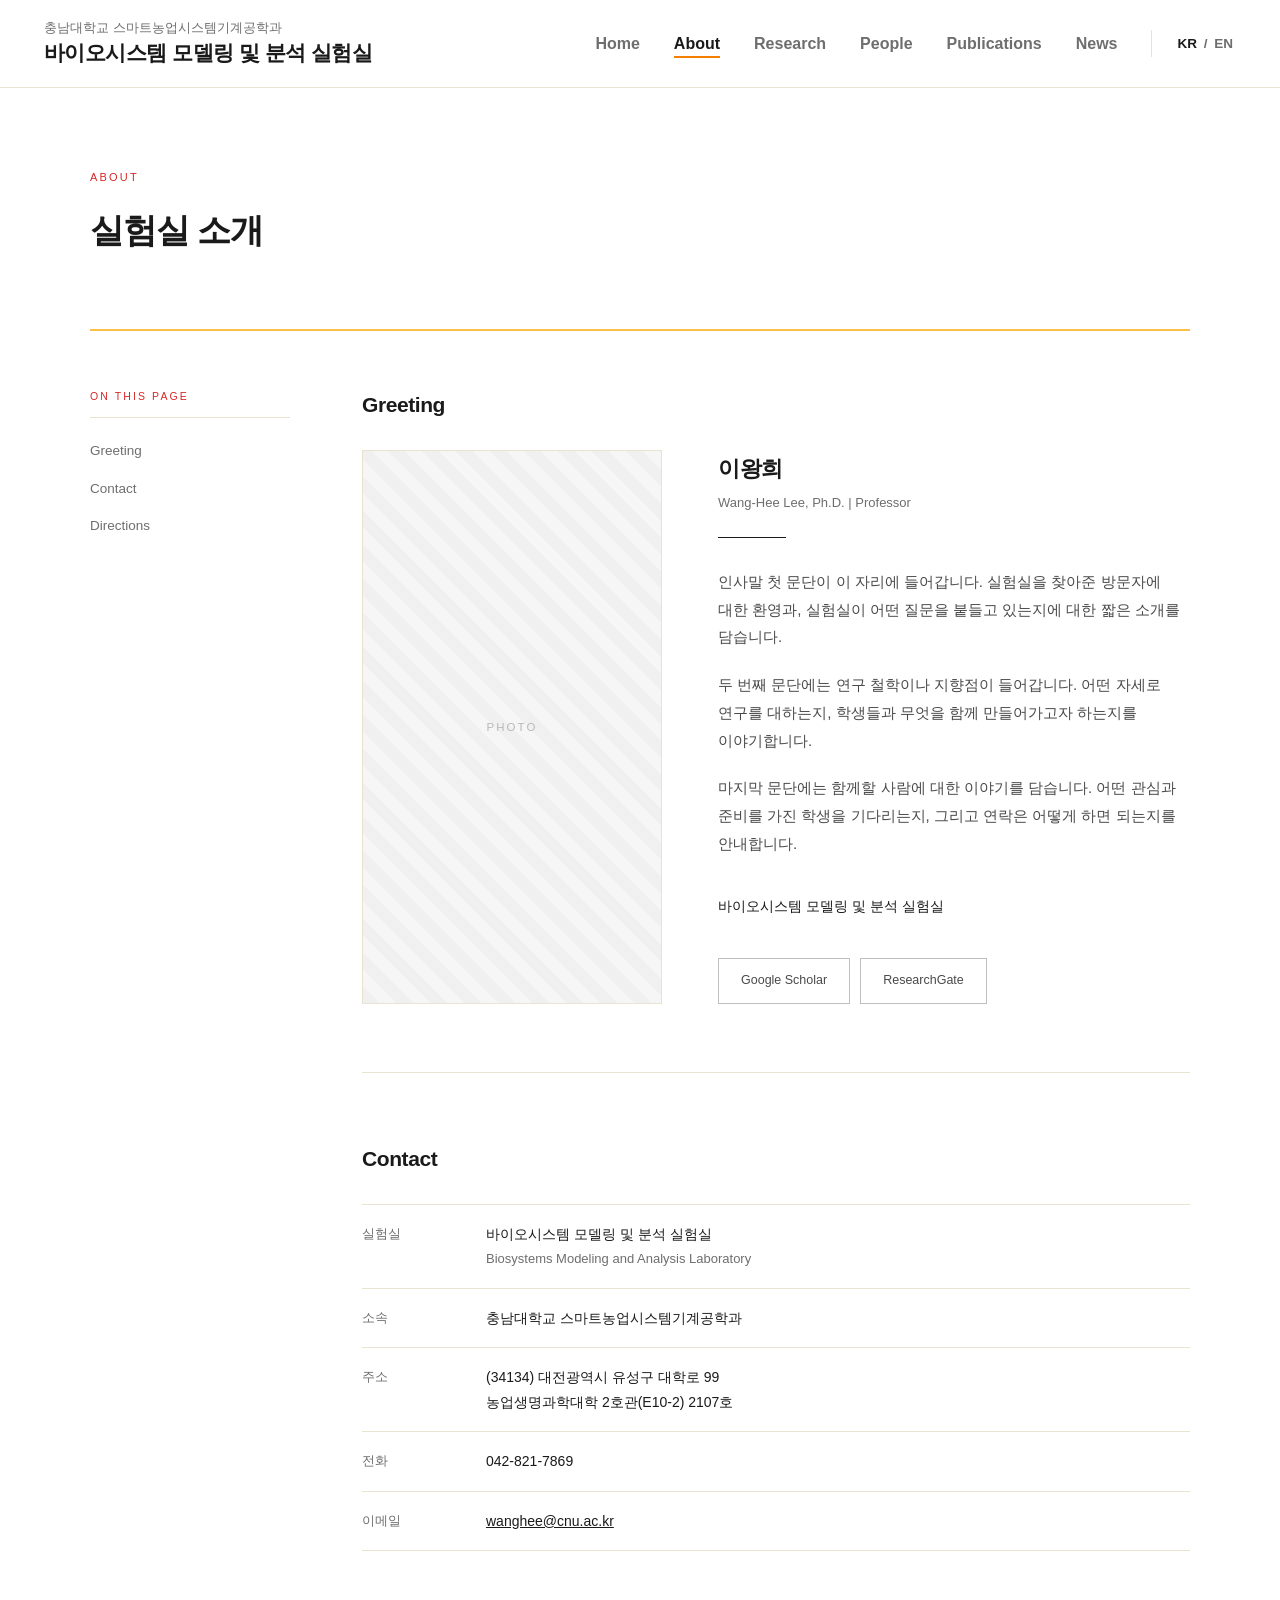
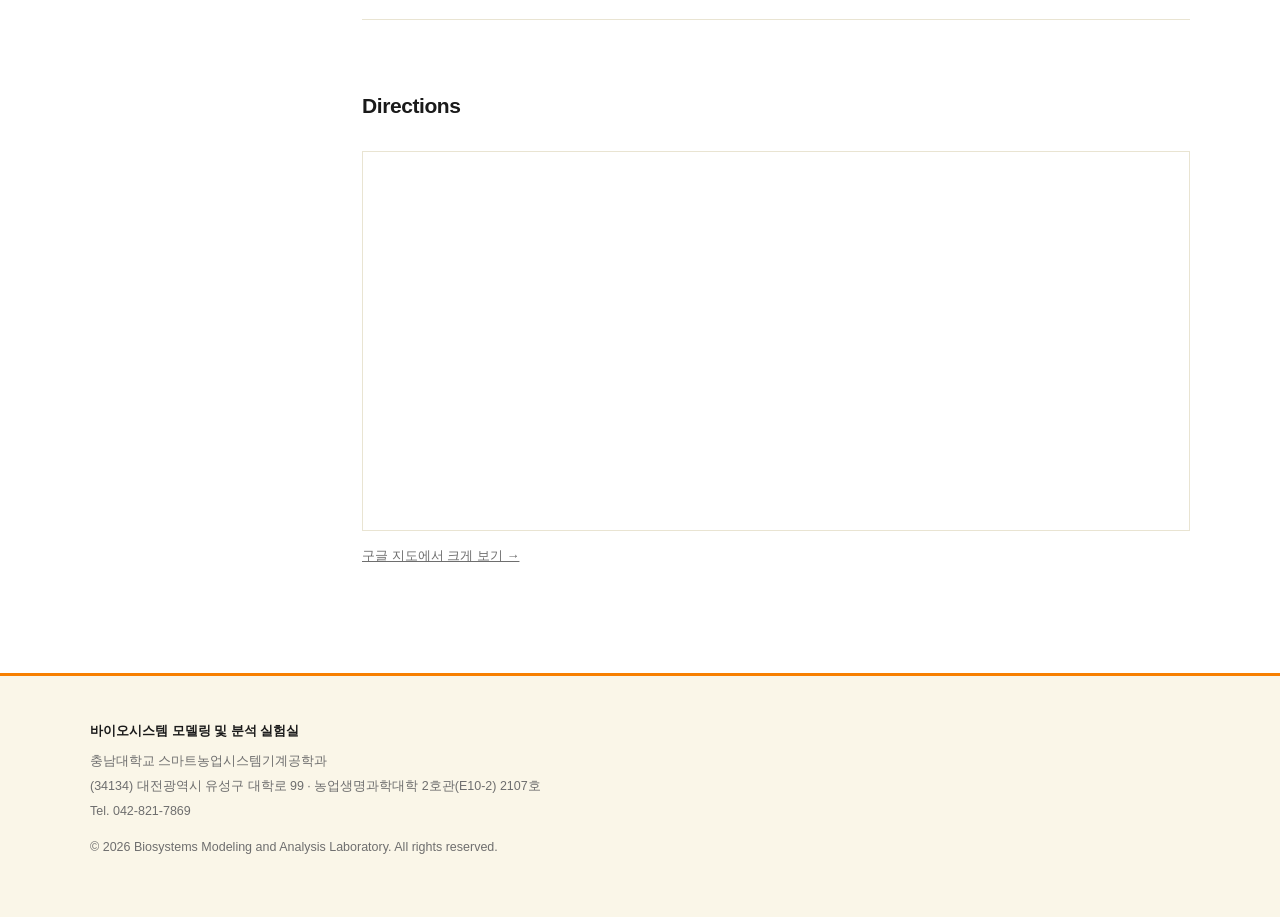
<file: about.html>
<!DOCTYPE html>
<html lang="ko">
<head>
<meta charset="UTF-8">
<meta name="viewport" content="width=device-width, initial-scale=1.0">
<title>실험실 소개 | 바이오시스템 모델링 및 분석 실험실</title>
<link rel="stylesheet" href="assets/css/style.css">
<style>

  .greeting-grid { display: grid; grid-template-columns: 300px 1fr; gap: 56px; align-items: stretch; }
  .prof-photo { height: 100%; min-height: 420px; }
  img.prof-photo { width: 100%; height: auto; min-height: 0; aspect-ratio: 3 / 4; object-fit: cover;
                   align-self: start; border: 1px solid var(--line); }
  .greeting-body .g-name { font-size: 22px; font-weight: 600; letter-spacing: -.02em; }
  .greeting-body .g-name-en { font-size: 13px; color: var(--muted); margin-top: 4px; }
  .greeting-body .rule { height: 1px; background: var(--ink); width: 68px; margin: 22px 0 30px; }
  .greeting-body p { font-size: 15px; line-height: 1.85; margin-bottom: 20px; }
  .greeting-body .signature { margin-top: 36px; font-size: 14px; color: var(--ink); }
  .greeting-body .signature strong { font-weight: 600; }
  .link-row { margin-top: 40px; display: flex; gap: 10px; flex-wrap: wrap; }
  .link-row .btn { padding: 11px 22px; font-size: 12.5px; }

  .info-row {
    display: flex; gap: 28px; padding: 17px 0;
    border-bottom: 1px solid var(--line); font-size: 14px;
  }
  .info-row:first-of-type { border-top: 1px solid var(--line); }
  .info-label { min-width: 96px; color: var(--muted); font-size: 12.5px; padding-top: 2px; }

  .map-frame {
    width: 100%; height: 380px; border: 1px solid var(--line);
    margin-top: 8px; display: block;
  }
  .map-link { display: inline-block; margin-top: 14px; font-size: 13px; color: var(--muted); }
  .map-link:hover { color: var(--ink); }

  @media (max-width: 900px) {
    .greeting-grid { grid-template-columns: 1fr; gap: 32px; }
    .prof-photo { max-width: 240px; }
    .greeting-body .g-name { font-size: 19px; }
    .info-row { flex-direction: column; gap: 4px; }
    .map-frame { height: 280px; }
  }
</style>
</head>
<body data-lang="ko">
<header class="site-header">
  <a class="brand" href="index.html">
    <span class="brand-affil">
      <span class="ko">충남대학교 스마트농업시스템기계공학과</span>
      <span class="en">Smart Agriculture Systems Machinery Engineering, CNU</span>
    </span>
    <strong>
      <span class="ko">바이오시스템 모델링 및 분석 실험실</span>
      <span class="en">Biosystems Modeling and Analysis Laboratory</span>
    </strong>
  </a>
  <button class="menu-toggle" onclick="toggleMenu()">&#9776;</button>
  <nav class="gnb">
    <a href="index.html">Home</a>
    <a href="about.html" class="active">About</a>
    <a href="research.html">Research</a>
    <a href="people.html">People</a>
    <a href="publications.html">Publications</a>
    <a href="news.html">News</a>
    <span class="lang-switch">
      <button onclick="setLang('ko')" id="btn-ko" class="on">KR</button> /
      <button onclick="setLang('en')" id="btn-en">EN</button>
    </span>
  </nav>
</header>
<main class="page-head">
  <div class="wrap">
    <div class="page-top">
      <div class="section-label">About</div>
      <h1 class="page-title">
        <span class="ko">실험실 소개</span>
        <span class="en">About the Lab</span>
      </h1>
    </div>
    <div class="subpage">
      <aside class="side-toc">
        <div class="toc-label">On this page</div>
        <a href="#greeting">Greeting</a>
        <a href="#contact">Contact</a>
        <a href="#map">Directions</a>
      </aside>
      <div class="subpage-body">
        <section id="greeting">
          <h2>Greeting</h2>
          <div class="greeting-grid">
            <div class="ph prof-photo">PHOTO</div>
            <div class="greeting-body">
              <div class="g-name">
                <span class="ko">이왕희</span>
                <span class="en">Wang-Hee Lee</span>
              </div>
              <div class="g-name-en">
                <span class="ko">Wang-Hee Lee, Ph.D. | Professor</span>
                <span class="en">Ph.D. | Professor</span>
              </div>
              <div class="rule"></div>
              <p>
                인사말 첫 문단이 이 자리에 들어갑니다. 실험실을 찾아준 방문자에 대한 환영과,
                실험실이 어떤 질문을 붙들고 있는지에 대한 짧은 소개를 담습니다.
              </p>
              <p>
                두 번째 문단에는 연구 철학이나 지향점이 들어갑니다. 어떤 자세로 연구를 대하는지,
                학생들과 무엇을 함께 만들어가고자 하는지를 이야기합니다.
              </p>
              <p>
                마지막 문단에는 함께할 사람에 대한 이야기를 담습니다. 어떤 관심과 준비를 가진
                학생을 기다리는지, 그리고 연락은 어떻게 하면 되는지를 안내합니다.
              </p>
              <div class="signature">
                <span class="ko">바이오시스템 모델링 및 분석 실험실</span>
                <span class="en">Biosystems Modeling and Analysis Laboratory</span>
              </div>
              <div class="link-row">
                <a href="https://scholar.google.com/citations?user=TbnJ7c8AAAAJ" class="btn ghost" target="_blank" rel="noopener noreferrer">Google Scholar</a>
                <a href="https://www.researchgate.net/scientific-contributions/Wang-Hee-Lee-2033523513" class="btn ghost" target="_blank" rel="noopener noreferrer">ResearchGate</a>
              </div>
            </div>
          </div>
        </section>
        <section id="contact">
          <h2>Contact</h2>
          <div class="info-row">
            <div class="info-label"><span class="ko">실험실</span><span class="en">Laboratory</span></div>
            <div>
              <span class="ko">바이오시스템 모델링 및 분석 실험실<br>
                 <span style="color:var(--muted); font-size:13px;">Biosystems Modeling and Analysis Laboratory</span></span>
              <span class="en">Biosystems Modeling and Analysis Laboratory</span>
            </div>
          </div>
          <div class="info-row">
            <div class="info-label"><span class="ko">소속</span><span class="en">Department</span></div>
            <div>
              <span class="ko">충남대학교 스마트농업시스템기계공학과</span>
              <span class="en">Department of Smart Agriculture Systems Machinery Engineering,<br>Chungnam National University</span>
            </div>
          </div>
          <div class="info-row">
            <div class="info-label"><span class="ko">주소</span><span class="en">Address</span></div>
            <div>
              <span class="ko">(34134) 대전광역시 유성구 대학로 99<br>농업생명과학대학 2호관(E10-2) 2107호</span>
              <span class="en">(34134) Room 2107, Building 2, College of Agriculture and Life Sciences,<br>Chungnam National University, 99 Daehak-ro, Yuseong-gu, Daejeon</span>
            </div>
          </div>
          <div class="info-row">
            <div class="info-label"><span class="ko">전화</span><span class="en">Phone</span></div>
            <div>
              <span class="ko">042-821-7869</span>
              <span class="en">+82-42-821-7869</span>
            </div>
          </div>
          <div class="info-row">
            <div class="info-label"><span class="ko">이메일</span><span class="en">Email</span></div>
            <div data-eml="wanghee|cnu.ac.kr">wanghee [at] cnu [dot] ac [dot] kr</div>
          </div>
        </section>
        <section id="map">
          <h2>Directions</h2>
          <iframe
            class="map-frame"
            src="https://www.google.com/maps?q=%EC%B6%A9%EB%82%A8%EB%8C%80%ED%95%99%EA%B5%90%20%EB%86%8D%EC%97%85%EC%83%9D%EB%AA%85%EA%B3%BC%ED%95%99%EB%8C%80%ED%95%99%202%ED%98%B8%EA%B4%80&hl=ko&z=17&output=embed"
            loading="lazy"
            referrerpolicy="no-referrer-when-downgrade"
            title="충남대학교 농업생명과학대학 2호관 위치"></iframe>
          <a class="map-link" href="https://www.google.com/maps/search/?api=1&amp;query=%EC%B6%A9%EB%82%A8%EB%8C%80%ED%95%99%EA%B5%90%20%EB%86%8D%EC%97%85%EC%83%9D%EB%AA%85%EA%B3%BC%ED%95%99%EB%8C%80%ED%95%99%202%ED%98%B8%EA%B4%80" target="_blank" rel="noopener">
            <span class="ko">구글 지도에서 크게 보기 &rarr;</span>
            <span class="en">Open in Google Maps &rarr;</span>
          </a>
        </section>
      </div>
    </div>
  </div>
</main>
<footer class="site-footer">
  <div class="wrap">
    <div class="f-name">
      <span class="ko">바이오시스템 모델링 및 분석 실험실</span>
      <span class="en">Biosystems Modeling and Analysis Laboratory</span>
    </div>
    <p>
      <span class="ko">충남대학교 스마트농업시스템기계공학과</span>
      <span class="en">Department of Smart Agriculture Systems Machinery Engineering, Chungnam National University</span>
    </p>
    <p>
      <span class="ko">(34134) 대전광역시 유성구 대학로 99 &middot; 농업생명과학대학 2호관(E10-2) 2107호</span>
      <span class="en">(34134) Room 2107, Building 2, College of Agriculture and Life Sciences, Chungnam National University, 99 Daehak-ro, Yuseong-gu, Daejeon</span>
    </p>
    <p>
      <span class="ko">Tel. 042-821-7869</span>
      <span class="en">Tel. +82-42-821-7869</span>
    </p>
    <p style="margin-top:14px;">&copy; 2026 Biosystems Modeling and Analysis Laboratory. All rights reserved.</p>
  </div>
</footer>
<script>
  function toggleMenu() {
    document.querySelector('.gnb').classList.toggle('open');
  }
  function setLang(lang) {
    document.body.dataset.lang = lang;
    var ko = document.getElementById('btn-ko'), en = document.getElementById('btn-en');
    if (ko && en) {
      ko.classList.toggle('on', lang === 'ko');
      en.classList.toggle('on', lang === 'en');
    }
  }
  (function () {
    var links = document.querySelectorAll('.side-toc a[href^="#"]');
    if (!links.length) return;
    var targets = [];
    links.forEach(function (a) {
      var el = document.getElementById(a.getAttribute('href').slice(1));
      if (el) targets.push({ link: a, el: el });
    });
    function onScroll() {
      var y = window.scrollY + 160, current = null;
      targets.forEach(function (t) { if (t.el.offsetTop <= y) current = t.link; });
      if (targets.length && window.innerHeight + window.scrollY >= document.documentElement.scrollHeight - 2) current = targets[targets.length - 1].link;   // 바닥에 닿으면 마지막 섹션 (짧은 끝 섹션은 기준선까지 못 올라온다)
      links.forEach(function (a) { a.classList.remove('active'); });
      if (current) current.classList.add('active');
    }
    window.addEventListener('scroll', onScroll, { passive: true });
    onScroll();
  })();

  (function () {
    document.querySelectorAll('[data-eml]').forEach(function (el) {
      var p = el.getAttribute('data-eml').split('|');
      if (p.length !== 2) return;
      var addr = p[0] + String.fromCharCode(64) + p[1];
      var a = document.createElement('a');
      a.href = 'mailto:' + addr;
      a.textContent = addr;
      el.textContent = '';
      el.appendChild(a);
    });
  })();
</script>
</body>
</html>
</file>
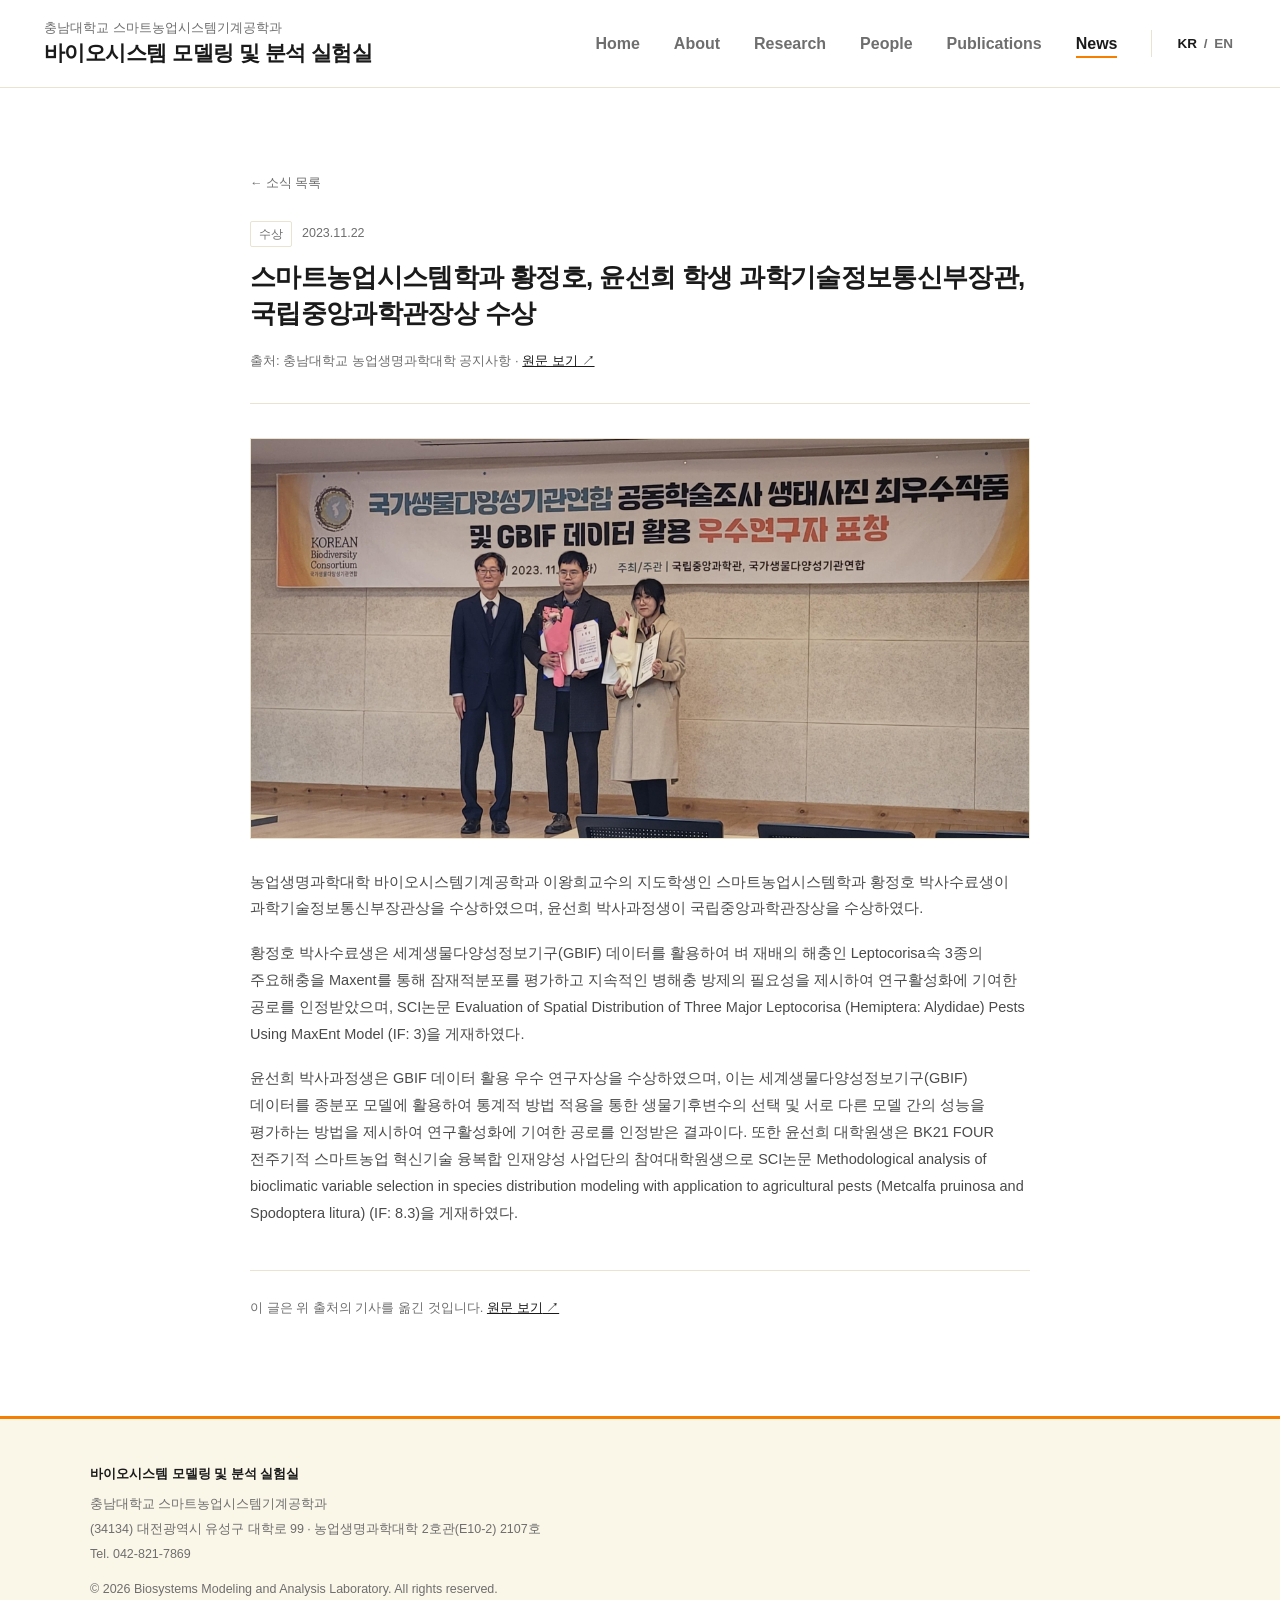
<file: news-2023-11-22.html>
<!DOCTYPE html>
<html lang="ko">
<head>
<meta charset="UTF-8">
<meta name="viewport" content="width=device-width, initial-scale=1.0">
<title>스마트농업시스템학과 황정호, 윤선희 학생 과학기술정보통신부장관, 국립중앙과학관장상 수상 | 바이오시스템 모델링 및 분석 실험실</title>
<link rel="stylesheet" href="assets/css/style.css">
<style>

  .a-back {
    display: inline-block; font-size: 12.5px; color: var(--muted);
    text-decoration: none; margin-bottom: 26px;
  }
  .a-back:hover { color: var(--ink); }
  .a-meta { display: flex; align-items: center; gap: 10px; margin-bottom: 12px; }
  .n-cat {
    display: inline-block; font-size: 11.5px; color: var(--muted);
    border: 1px solid var(--line); border-radius: 2px; padding: 2px 8px;
  }
  .n-date { font-size: 12.5px; color: var(--muted); }
  .a-title {
    font-size: 26px; font-weight: 700; letter-spacing: -.025em;
    line-height: 1.4; margin-bottom: 18px;
  }

  .a-source {
    font-size: 13px; color: var(--muted); padding-bottom: 30px;
    border-bottom: 1px solid var(--line);
  }
  .a-source a { color: var(--accent); }
  .a-img { margin: 34px 0 30px; }
  .a-img img { width: 100%; border: 1px solid var(--line); }
  .a-body p { font-size: 14.5px; color: var(--ink-soft); line-height: 1.85; margin-bottom: 18px; }
  .a-body p:last-child { margin-bottom: 0; }
  .a-foot {
    margin-top: 44px; padding-top: 26px; border-top: 1px solid var(--line);
    font-size: 13px; color: var(--muted);
  }
  .a-foot a { color: var(--accent); }
  @media (max-width: 700px) { .a-title { font-size: 21px; } }
</style>
</head>
<body data-lang="ko">
<header class="site-header">
  <a class="brand" href="index.html">
    <span class="brand-affil">
      <span class="ko">충남대학교 스마트농업시스템기계공학과</span>
      <span class="en">Smart Agriculture Systems Machinery Engineering, CNU</span>
    </span>
    <strong>
      <span class="ko">바이오시스템 모델링 및 분석 실험실</span>
      <span class="en">Biosystems Modeling and Analysis Laboratory</span>
    </strong>
  </a>
  <button class="menu-toggle" onclick="toggleMenu()">&#9776;</button>
  <nav class="gnb">
    <a href="index.html">Home</a>
    <a href="about.html">About</a>
    <a href="research.html">Research</a>
    <a href="people.html">People</a>
    <a href="publications.html">Publications</a>
    <a href="news.html" class="active">News</a>
    <span class="lang-switch">
      <button onclick="setLang('ko')" id="btn-ko" class="on">KR</button> /
      <button onclick="setLang('en')" id="btn-en">EN</button>
    </span>
  </nav>
</header>
<main class="page-head">
  <div class="wrap" style="max-width: 860px;">
    <div style="padding-bottom: 96px;">
      <a class="a-back" href="news.html">&larr; <span class="ko">소식 목록</span><span class="en">Back to News</span></a>
      <div class="a-meta">
        <span class="n-cat"><span class="ko">수상</span><span class="en">Award</span></span>
        <span class="n-date">2023.11.22</span>
      </div>
      <h1 class="a-title">스마트농업시스템학과 황정호, 윤선희 학생 과학기술정보통신부장관, 국립중앙과학관장상 수상</h1>
      <div class="a-source">
        <span class="ko">출처</span><span class="en">Source</span>: 충남대학교 농업생명과학대학 공지사항
        &middot; <a href="https://cals.cnu.ac.kr/cals/community/notice.do?mode=view&amp;articleNo=379050&amp;article.offset=0&amp;articleLimit=10&amp;srSearchVal=이왕희" target="_blank" rel="noopener noreferrer"><span class="ko">원문 보기</span><span class="en">Read the original</span> &nearr;</a>
      </div>
      <div class="a-img"><img src="assets/img/news/2023-11-22.jpg" alt="스마트농업시스템학과 황정호, 윤선희 학생 과학기술정보통신부장관, 국립중앙과학관장상 수상"></div>
      <div class="a-body">
          <p class="en"><em>Original article in Korean.</em></p>
          <p>농업생명과학대학 바이오시스템기계공학과 이왕희교수의 지도학생인 스마트농업시스템학과 황정호 박사수료생이 과학기술정보통신부장관상을 수상하였으며, 윤선희 박사과정생이 국립중앙과학관장상을 수상하였다.</p>
          <p>황정호 박사수료생은 세계생물다양성정보기구(GBIF) 데이터를 활용하여 벼 재배의 해충인 Leptocorisa속 3종의 주요해충을 Maxent를 통해 잠재적분포를 평가하고 지속적인 병해충 방제의 필요성을 제시하여 연구활성화에 기여한 공로를 인정받았으며, SCI논문 Evaluation of Spatial Distribution of Three Major Leptocorisa (Hemiptera: Alydidae) Pests Using MaxEnt Model (IF: 3)을 게재하였다.</p>
          <p>윤선희 박사과정생은 GBIF 데이터 활용 우수 연구자상을 수상하였으며, 이는 세계생물다양성정보기구(GBIF) 데이터를 종분포 모델에 활용하여 통계적 방법 적용을 통한 생물기후변수의 선택 및 서로 다른 모델 간의 성능을 평가하는 방법을 제시하여 연구활성화에 기여한 공로를 인정받은 결과이다. 또한 윤선희 대학원생은 BK21 FOUR 전주기적 스마트농업 혁신기술 융복합 인재양성 사업단의 참여대학원생으로 SCI논문 Methodological analysis of bioclimatic variable selection in species distribution modeling with application to agricultural pests (Metcalfa pruinosa and Spodoptera litura) (IF: 8.3)을 게재하였다.</p>
      </div>
      <div class="a-foot">
        <span class="ko">이 글은 위 출처의 기사를 옮긴 것입니다.</span>
        <span class="en">This article is reproduced from the source above.</span>
        <a href="https://cals.cnu.ac.kr/cals/community/notice.do?mode=view&amp;articleNo=379050&amp;article.offset=0&amp;articleLimit=10&amp;srSearchVal=이왕희" target="_blank" rel="noopener noreferrer"><span class="ko">원문 보기</span><span class="en">Read the original</span> &nearr;</a>
      </div>
    </div>
  </div>
</main>
<footer class="site-footer">
  <div class="wrap">
    <div class="f-name">
      <span class="ko">바이오시스템 모델링 및 분석 실험실</span>
      <span class="en">Biosystems Modeling and Analysis Laboratory</span>
    </div>
    <p>
      <span class="ko">충남대학교 스마트농업시스템기계공학과</span>
      <span class="en">Department of Smart Agriculture Systems Machinery Engineering, Chungnam National University</span>
    </p>
    <p>
      <span class="ko">(34134) 대전광역시 유성구 대학로 99 &middot; 농업생명과학대학 2호관(E10-2) 2107호</span>
      <span class="en">(34134) Room 2107, Building 2, College of Agriculture and Life Sciences, Chungnam National University, 99 Daehak-ro, Yuseong-gu, Daejeon</span>
    </p>
    <p>
      <span class="ko">Tel. 042-821-7869</span>
      <span class="en">Tel. +82-42-821-7869</span>
    </p>
    <p style="margin-top:14px;">&copy; 2026 Biosystems Modeling and Analysis Laboratory. All rights reserved.</p>
  </div>
</footer>
<script>
  function toggleMenu() {
    document.querySelector('.gnb').classList.toggle('open');
  }
  function setLang(lang) {
    document.body.dataset.lang = lang;
    var ko = document.getElementById('btn-ko'), en = document.getElementById('btn-en');
    if (ko && en) {
      ko.classList.toggle('on', lang === 'ko');
      en.classList.toggle('on', lang === 'en');
    }
  }
  (function () {
    var links = document.querySelectorAll('.side-toc a[href^="#"]');
    if (!links.length) return;
    var targets = [];
    links.forEach(function (a) {
      var el = document.getElementById(a.getAttribute('href').slice(1));
      if (el) targets.push({ link: a, el: el });
    });
    function onScroll() {
      var y = window.scrollY + 160, current = null;
      targets.forEach(function (t) { if (t.el.offsetTop <= y) current = t.link; });
      if (targets.length && window.innerHeight + window.scrollY >= document.documentElement.scrollHeight - 2) current = targets[targets.length - 1].link;   // 바닥에 닿으면 마지막 섹션 (짧은 끝 섹션은 기준선까지 못 올라온다)
      links.forEach(function (a) { a.classList.remove('active'); });
      if (current) current.classList.add('active');
    }
    window.addEventListener('scroll', onScroll, { passive: true });
    onScroll();
  })();
</script>
</body>
</html>
</file>
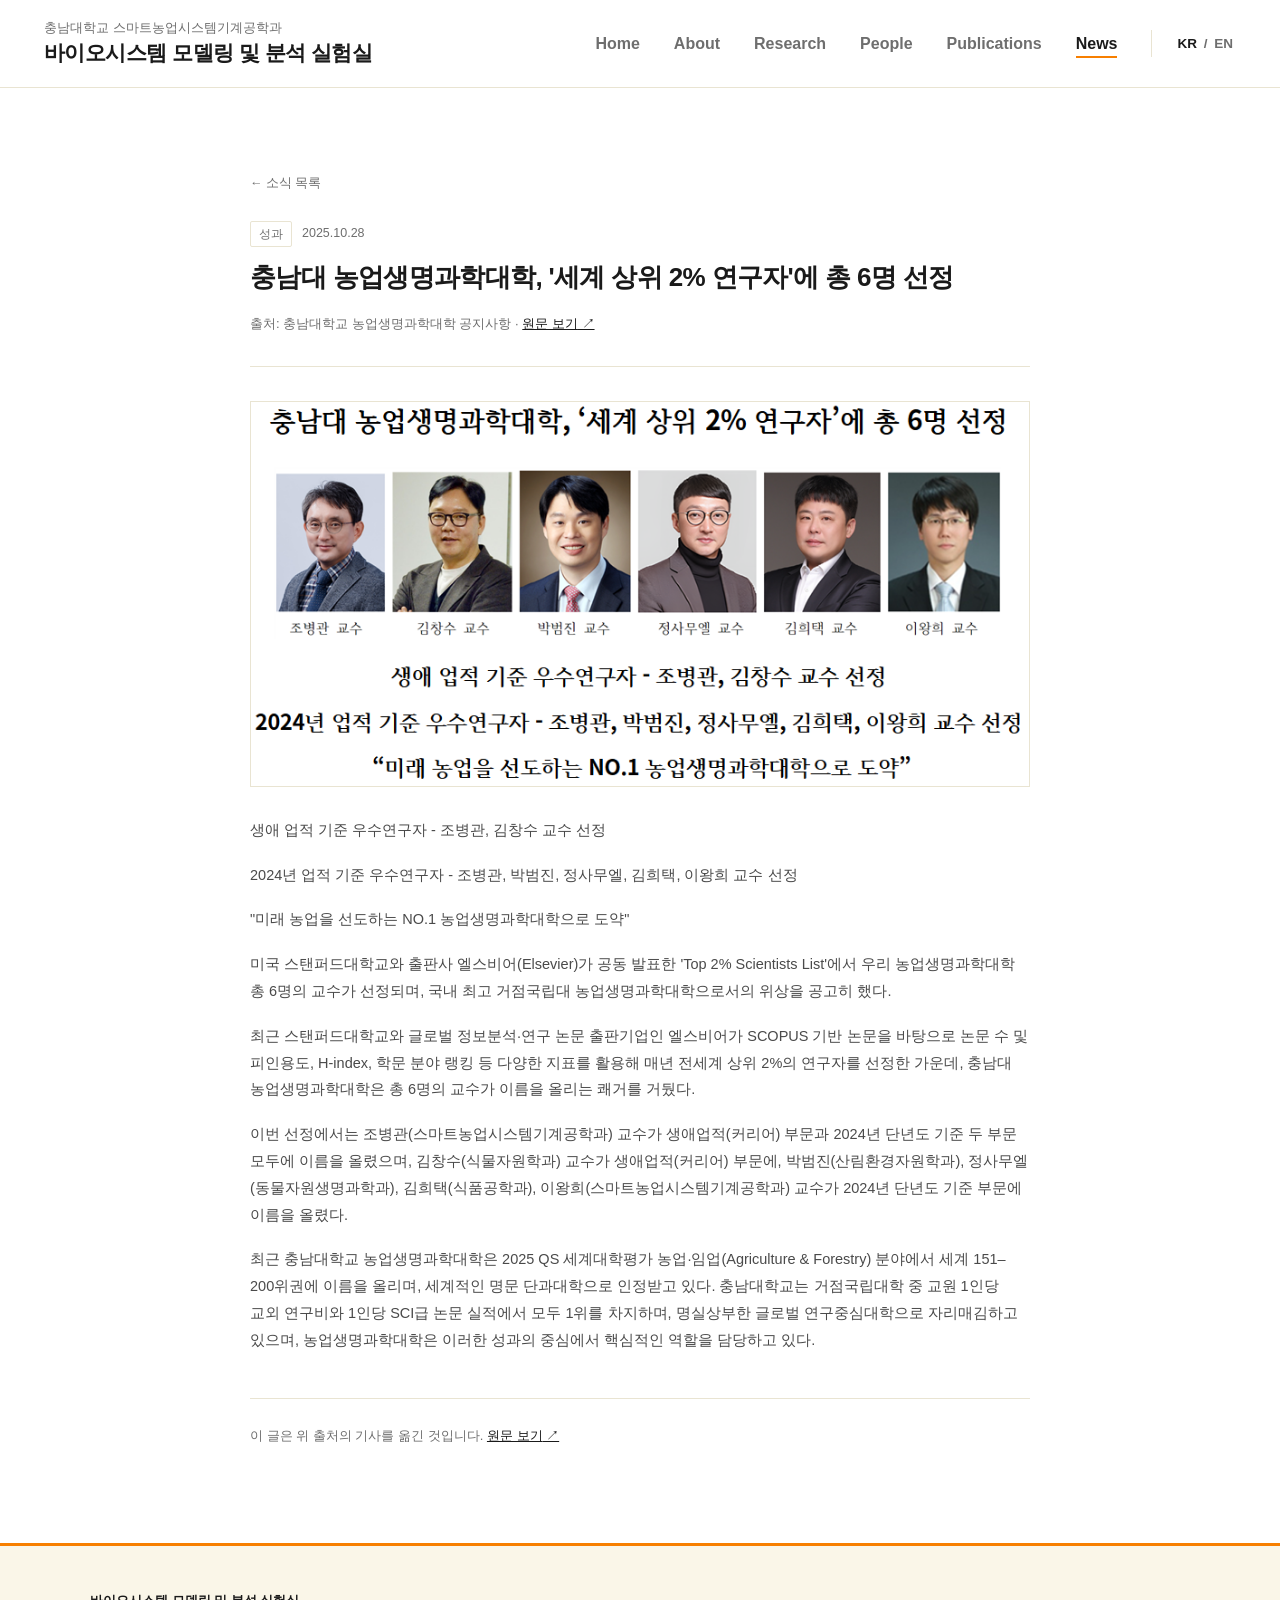
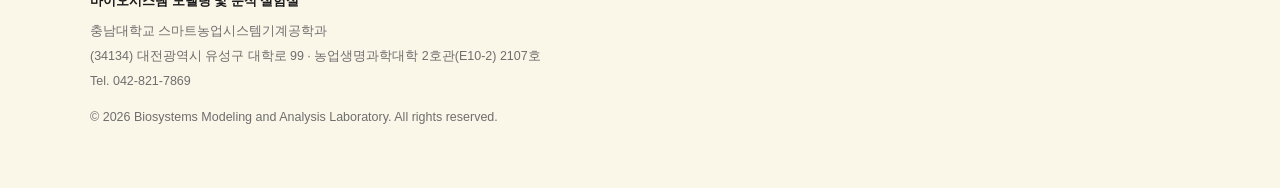
<file: news-2025-10-28.html>
<!DOCTYPE html>
<html lang="ko">
<head>
<meta charset="UTF-8">
<meta name="viewport" content="width=device-width, initial-scale=1.0">
<title>충남대 농업생명과학대학, &#x27;세계 상위 2% 연구자&#x27;에 총 6명 선정 | 바이오시스템 모델링 및 분석 실험실</title>
<link rel="stylesheet" href="assets/css/style.css">
<style>

  .a-back {
    display: inline-block; font-size: 12.5px; color: var(--muted);
    text-decoration: none; margin-bottom: 26px;
  }
  .a-back:hover { color: var(--ink); }
  .a-meta { display: flex; align-items: center; gap: 10px; margin-bottom: 12px; }
  .n-cat {
    display: inline-block; font-size: 11.5px; color: var(--muted);
    border: 1px solid var(--line); border-radius: 2px; padding: 2px 8px;
  }
  .n-date { font-size: 12.5px; color: var(--muted); }
  .a-title {
    font-size: 26px; font-weight: 700; letter-spacing: -.025em;
    line-height: 1.4; margin-bottom: 18px;
  }

  .a-source {
    font-size: 13px; color: var(--muted); padding-bottom: 30px;
    border-bottom: 1px solid var(--line);
  }
  .a-source a { color: var(--accent); }
  .a-img { margin: 34px 0 30px; }
  .a-img img { width: 100%; border: 1px solid var(--line); }
  .a-body p { font-size: 14.5px; color: var(--ink-soft); line-height: 1.85; margin-bottom: 18px; }
  .a-body p:last-child { margin-bottom: 0; }
  .a-foot {
    margin-top: 44px; padding-top: 26px; border-top: 1px solid var(--line);
    font-size: 13px; color: var(--muted);
  }
  .a-foot a { color: var(--accent); }
  @media (max-width: 700px) { .a-title { font-size: 21px; } }
</style>
</head>
<body data-lang="ko">
<header class="site-header">
  <a class="brand" href="index.html">
    <span class="brand-affil">
      <span class="ko">충남대학교 스마트농업시스템기계공학과</span>
      <span class="en">Smart Agriculture Systems Machinery Engineering, CNU</span>
    </span>
    <strong>
      <span class="ko">바이오시스템 모델링 및 분석 실험실</span>
      <span class="en">Biosystems Modeling and Analysis Laboratory</span>
    </strong>
  </a>
  <button class="menu-toggle" onclick="toggleMenu()">&#9776;</button>
  <nav class="gnb">
    <a href="index.html">Home</a>
    <a href="about.html">About</a>
    <a href="research.html">Research</a>
    <a href="people.html">People</a>
    <a href="publications.html">Publications</a>
    <a href="news.html" class="active">News</a>
    <span class="lang-switch">
      <button onclick="setLang('ko')" id="btn-ko" class="on">KR</button> /
      <button onclick="setLang('en')" id="btn-en">EN</button>
    </span>
  </nav>
</header>
<main class="page-head">
  <div class="wrap" style="max-width: 860px;">
    <div style="padding-bottom: 96px;">
      <a class="a-back" href="news.html">&larr; <span class="ko">소식 목록</span><span class="en">Back to News</span></a>
      <div class="a-meta">
        <span class="n-cat"><span class="ko">성과</span><span class="en">Achievement</span></span>
        <span class="n-date">2025.10.28</span>
      </div>
      <h1 class="a-title">충남대 농업생명과학대학, &#x27;세계 상위 2% 연구자&#x27;에 총 6명 선정</h1>
      <div class="a-source">
        <span class="ko">출처</span><span class="en">Source</span>: 충남대학교 농업생명과학대학 공지사항
        &middot; <a href="https://cals.cnu.ac.kr/cals/community/notice.do?mode=view&amp;articleNo=567340&amp;article.offset=0&amp;articleLimit=10&amp;srSearchVal=이왕희" target="_blank" rel="noopener noreferrer"><span class="ko">원문 보기</span><span class="en">Read the original</span> &nearr;</a>
      </div>
      <div class="a-img"><img src="assets/img/news/2025-10-28.png" alt="충남대 농업생명과학대학, &#x27;세계 상위 2% 연구자&#x27;에 총 6명 선정"></div>
      <div class="a-body">
          <p class="en"><em>Original article in Korean.</em></p>
          <p>생애 업적 기준 우수연구자 - 조병관, 김창수 교수 선정</p>
          <p>2024년 업적 기준 우수연구자 - 조병관, 박범진, 정사무엘, 김희택, 이왕희 교수 선정</p>
          <p>&quot;미래 농업을 선도하는 NO.1 농업생명과학대학으로 도약&quot;</p>
          <p>미국 스탠퍼드대학교와 출판사 엘스비어(Elsevier)가 공동 발표한 &#x27;Top 2% Scientists List&#x27;에서 우리 농업생명과학대학 총 6명의 교수가 선정되며, 국내 최고 거점국립대 농업생명과학대학으로서의 위상을 공고히 했다.</p>
          <p>최근 스탠퍼드대학교와 글로벌 정보분석·연구 논문 출판기업인 엘스비어가 SCOPUS 기반 논문을 바탕으로 논문 수 및 피인용도, H-index, 학문 분야 랭킹 등 다양한 지표를 활용해 매년 전세계 상위 2%의 연구자를 선정한 가운데, 충남대 농업생명과학대학은 총 6명의 교수가 이름을 올리는 쾌거를 거뒀다.</p>
          <p>이번 선정에서는 조병관(스마트농업시스템기계공학과) 교수가 생애업적(커리어) 부문과 2024년 단년도 기준 두 부문 모두에 이름을 올렸으며, 김창수(식물자원학과) 교수가 생애업적(커리어) 부문에, 박범진(산림환경자원학과), 정사무엘(동물자원생명과학과), 김희택(식품공학과), 이왕희(스마트농업시스템기계공학과) 교수가 2024년 단년도 기준 부문에 이름을 올렸다.</p>
          <p>최근 충남대학교 농업생명과학대학은 2025 QS 세계대학평가 농업·임업(Agriculture &amp; Forestry) 분야에서 세계 151–200위권에 이름을 올리며, 세계적인 명문 단과대학으로 인정받고 있다. 충남대학교는 거점국립대학 중 교원 1인당 교외 연구비와 1인당 SCI급 논문 실적에서 모두 1위를 차지하며, 명실상부한 글로벌 연구중심대학으로 자리매김하고 있으며, 농업생명과학대학은 이러한 성과의 중심에서 핵심적인 역할을 담당하고 있다.</p>
      </div>
      <div class="a-foot">
        <span class="ko">이 글은 위 출처의 기사를 옮긴 것입니다.</span>
        <span class="en">This article is reproduced from the source above.</span>
        <a href="https://cals.cnu.ac.kr/cals/community/notice.do?mode=view&amp;articleNo=567340&amp;article.offset=0&amp;articleLimit=10&amp;srSearchVal=이왕희" target="_blank" rel="noopener noreferrer"><span class="ko">원문 보기</span><span class="en">Read the original</span> &nearr;</a>
      </div>
    </div>
  </div>
</main>
<footer class="site-footer">
  <div class="wrap">
    <div class="f-name">
      <span class="ko">바이오시스템 모델링 및 분석 실험실</span>
      <span class="en">Biosystems Modeling and Analysis Laboratory</span>
    </div>
    <p>
      <span class="ko">충남대학교 스마트농업시스템기계공학과</span>
      <span class="en">Department of Smart Agriculture Systems Machinery Engineering, Chungnam National University</span>
    </p>
    <p>
      <span class="ko">(34134) 대전광역시 유성구 대학로 99 &middot; 농업생명과학대학 2호관(E10-2) 2107호</span>
      <span class="en">(34134) Room 2107, Building 2, College of Agriculture and Life Sciences, Chungnam National University, 99 Daehak-ro, Yuseong-gu, Daejeon</span>
    </p>
    <p>
      <span class="ko">Tel. 042-821-7869</span>
      <span class="en">Tel. +82-42-821-7869</span>
    </p>
    <p style="margin-top:14px;">&copy; 2026 Biosystems Modeling and Analysis Laboratory. All rights reserved.</p>
  </div>
</footer>
<script>
  function toggleMenu() {
    document.querySelector('.gnb').classList.toggle('open');
  }
  function setLang(lang) {
    document.body.dataset.lang = lang;
    var ko = document.getElementById('btn-ko'), en = document.getElementById('btn-en');
    if (ko && en) {
      ko.classList.toggle('on', lang === 'ko');
      en.classList.toggle('on', lang === 'en');
    }
  }
  (function () {
    var links = document.querySelectorAll('.side-toc a[href^="#"]');
    if (!links.length) return;
    var targets = [];
    links.forEach(function (a) {
      var el = document.getElementById(a.getAttribute('href').slice(1));
      if (el) targets.push({ link: a, el: el });
    });
    function onScroll() {
      var y = window.scrollY + 160, current = null;
      targets.forEach(function (t) { if (t.el.offsetTop <= y) current = t.link; });
      if (targets.length && window.innerHeight + window.scrollY >= document.documentElement.scrollHeight - 2) current = targets[targets.length - 1].link;   // 바닥에 닿으면 마지막 섹션 (짧은 끝 섹션은 기준선까지 못 올라온다)
      links.forEach(function (a) { a.classList.remove('active'); });
      if (current) current.classList.add('active');
    }
    window.addEventListener('scroll', onScroll, { passive: true });
    onScroll();
  })();
</script>
</body>
</html>
</file>
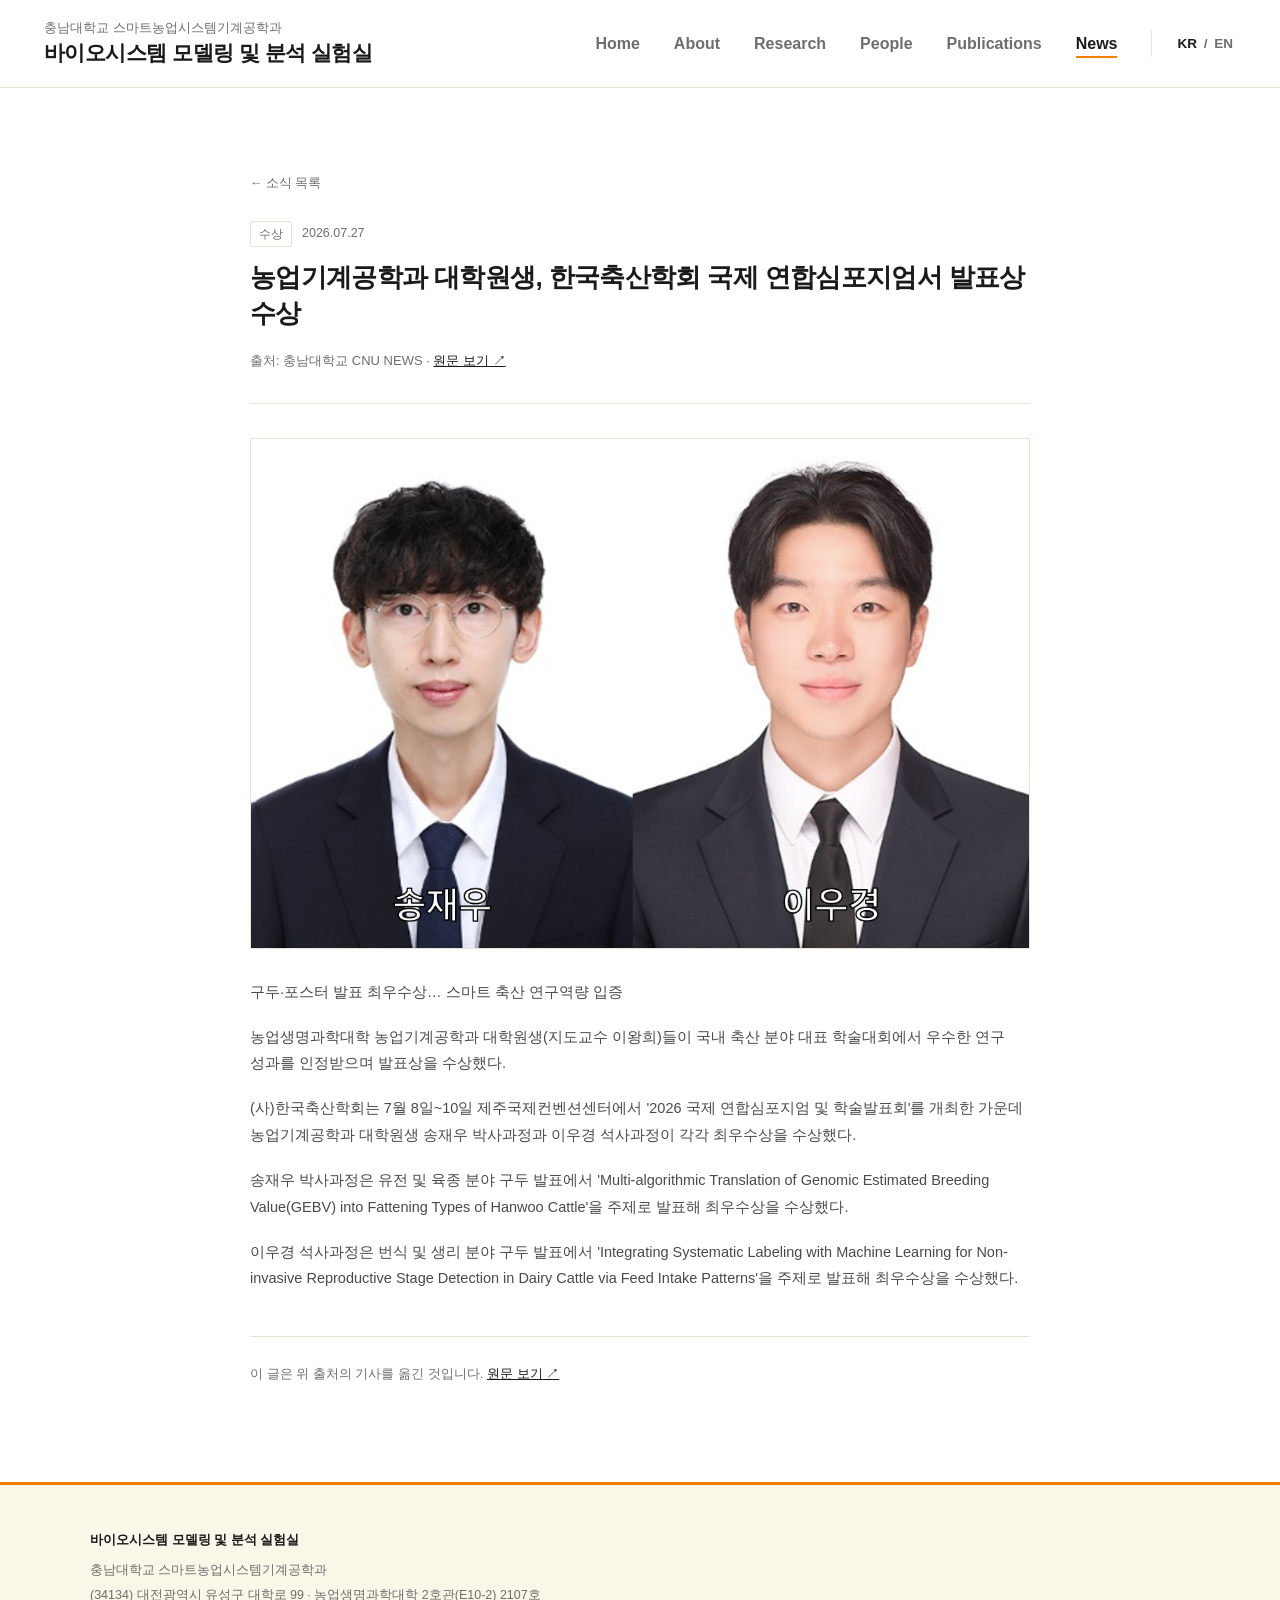
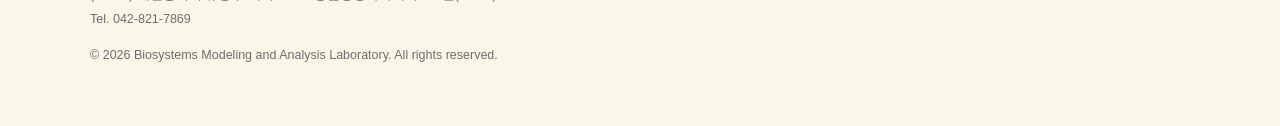
<file: news-2026-07-27.html>
<!DOCTYPE html>
<html lang="ko">
<head>
<meta charset="UTF-8">
<meta name="viewport" content="width=device-width, initial-scale=1.0">
<title>농업기계공학과 대학원생, 한국축산학회 국제 연합심포지엄서 발표상 수상 | 바이오시스템 모델링 및 분석 실험실</title>
<link rel="stylesheet" href="assets/css/style.css">
<style>

  .a-back {
    display: inline-block; font-size: 12.5px; color: var(--muted);
    text-decoration: none; margin-bottom: 26px;
  }
  .a-back:hover { color: var(--ink); }
  .a-meta { display: flex; align-items: center; gap: 10px; margin-bottom: 12px; }
  .n-cat {
    display: inline-block; font-size: 11.5px; color: var(--muted);
    border: 1px solid var(--line); border-radius: 2px; padding: 2px 8px;
  }
  .n-date { font-size: 12.5px; color: var(--muted); }
  .a-title {
    font-size: 26px; font-weight: 700; letter-spacing: -.025em;
    line-height: 1.4; margin-bottom: 18px;
  }

  .a-source {
    font-size: 13px; color: var(--muted); padding-bottom: 30px;
    border-bottom: 1px solid var(--line);
  }
  .a-source a { color: var(--accent); }
  .a-img { margin: 34px 0 30px; }
  .a-img img { width: 100%; border: 1px solid var(--line); }
  .a-body p { font-size: 14.5px; color: var(--ink-soft); line-height: 1.85; margin-bottom: 18px; }
  .a-body p:last-child { margin-bottom: 0; }
  .a-foot {
    margin-top: 44px; padding-top: 26px; border-top: 1px solid var(--line);
    font-size: 13px; color: var(--muted);
  }
  .a-foot a { color: var(--accent); }
  @media (max-width: 700px) { .a-title { font-size: 21px; } }
</style>
</head>
<body data-lang="ko">
<header class="site-header">
  <a class="brand" href="index.html">
    <span class="brand-affil">
      <span class="ko">충남대학교 스마트농업시스템기계공학과</span>
      <span class="en">Smart Agriculture Systems Machinery Engineering, CNU</span>
    </span>
    <strong>
      <span class="ko">바이오시스템 모델링 및 분석 실험실</span>
      <span class="en">Biosystems Modeling and Analysis Laboratory</span>
    </strong>
  </a>
  <button class="menu-toggle" onclick="toggleMenu()">&#9776;</button>
  <nav class="gnb">
    <a href="index.html">Home</a>
    <a href="about.html">About</a>
    <a href="research.html">Research</a>
    <a href="people.html">People</a>
    <a href="publications.html">Publications</a>
    <a href="news.html" class="active">News</a>
    <span class="lang-switch">
      <button onclick="setLang('ko')" id="btn-ko" class="on">KR</button> /
      <button onclick="setLang('en')" id="btn-en">EN</button>
    </span>
  </nav>
</header>
<main class="page-head">
  <div class="wrap" style="max-width: 860px;">
    <div style="padding-bottom: 96px;">
      <a class="a-back" href="news.html">&larr; <span class="ko">소식 목록</span><span class="en">Back to News</span></a>
      <div class="a-meta">
        <span class="n-cat"><span class="ko">수상</span><span class="en">Award</span></span>
        <span class="n-date">2026.07.27</span>
      </div>
      <h1 class="a-title">농업기계공학과 대학원생, 한국축산학회 국제 연합심포지엄서 발표상 수상</h1>
      <div class="a-source">
        <span class="ko">출처</span><span class="en">Source</span>: 충남대학교 CNU NEWS
        &middot; <a href="https://plus.cnu.ac.kr/_prog/_board/?code=sub07_0703&amp;mode=V&amp;no=2514367&amp;upr_ntt_no=2514367&amp;site_dvs_cd=kr&amp;menu_dvs_cd=0703" target="_blank" rel="noopener noreferrer"><span class="ko">원문 보기</span><span class="en">Read the original</span> &nearr;</a>
      </div>
      <div class="a-img"><img src="assets/img/news/2026-07-27.jpg" alt="농업기계공학과 대학원생, 한국축산학회 국제 연합심포지엄서 발표상 수상"></div>
      <div class="a-body">
          <p class="en"><em>Original article in Korean.</em></p>
          <p>구두·포스터 발표 최우수상… 스마트 축산 연구역량 입증</p>
          <p>농업생명과학대학 농업기계공학과 대학원생(지도교수 이왕희)들이 국내 축산 분야 대표 학술대회에서 우수한 연구 성과를 인정받으며 발표상을 수상했다.</p>
          <p>(사)한국축산학회는 7월 8일~10일 제주국제컨벤션센터에서 &#x27;2026 국제 연합심포지엄 및 학술발표회&#x27;를 개최한 가운데 농업기계공학과 대학원생 송재우 박사과정과 이우경 석사과정이 각각 최우수상을 수상했다.</p>
          <p>송재우 박사과정은 유전 및 육종 분야 구두 발표에서 &#x27;Multi-algorithmic Translation of Genomic Estimated Breeding Value(GEBV) into Fattening Types of Hanwoo Cattle&#x27;을 주제로 발표해 최우수상을 수상했다.</p>
          <p>이우경 석사과정은 번식 및 생리 분야 구두 발표에서 &#x27;Integrating Systematic Labeling with Machine Learning for Non-invasive Reproductive Stage Detection in Dairy Cattle via Feed Intake Patterns&#x27;을 주제로 발표해 최우수상을 수상했다.</p>
      </div>
      <div class="a-foot">
        <span class="ko">이 글은 위 출처의 기사를 옮긴 것입니다.</span>
        <span class="en">This article is reproduced from the source above.</span>
        <a href="https://plus.cnu.ac.kr/_prog/_board/?code=sub07_0703&amp;mode=V&amp;no=2514367&amp;upr_ntt_no=2514367&amp;site_dvs_cd=kr&amp;menu_dvs_cd=0703" target="_blank" rel="noopener noreferrer"><span class="ko">원문 보기</span><span class="en">Read the original</span> &nearr;</a>
      </div>
    </div>
  </div>
</main>
<footer class="site-footer">
  <div class="wrap">
    <div class="f-name">
      <span class="ko">바이오시스템 모델링 및 분석 실험실</span>
      <span class="en">Biosystems Modeling and Analysis Laboratory</span>
    </div>
    <p>
      <span class="ko">충남대학교 스마트농업시스템기계공학과</span>
      <span class="en">Department of Smart Agriculture Systems Machinery Engineering, Chungnam National University</span>
    </p>
    <p>
      <span class="ko">(34134) 대전광역시 유성구 대학로 99 &middot; 농업생명과학대학 2호관(E10-2) 2107호</span>
      <span class="en">(34134) Room 2107, Building 2, College of Agriculture and Life Sciences, Chungnam National University, 99 Daehak-ro, Yuseong-gu, Daejeon</span>
    </p>
    <p>
      <span class="ko">Tel. 042-821-7869</span>
      <span class="en">Tel. +82-42-821-7869</span>
    </p>
    <p style="margin-top:14px;">&copy; 2026 Biosystems Modeling and Analysis Laboratory. All rights reserved.</p>
  </div>
</footer>
<script>
  function toggleMenu() {
    document.querySelector('.gnb').classList.toggle('open');
  }
  function setLang(lang) {
    document.body.dataset.lang = lang;
    var ko = document.getElementById('btn-ko'), en = document.getElementById('btn-en');
    if (ko && en) {
      ko.classList.toggle('on', lang === 'ko');
      en.classList.toggle('on', lang === 'en');
    }
  }
  (function () {
    var links = document.querySelectorAll('.side-toc a[href^="#"]');
    if (!links.length) return;
    var targets = [];
    links.forEach(function (a) {
      var el = document.getElementById(a.getAttribute('href').slice(1));
      if (el) targets.push({ link: a, el: el });
    });
    function onScroll() {
      var y = window.scrollY + 160, current = null;
      targets.forEach(function (t) { if (t.el.offsetTop <= y) current = t.link; });
      if (targets.length && window.innerHeight + window.scrollY >= document.documentElement.scrollHeight - 2) current = targets[targets.length - 1].link;   // 바닥에 닿으면 마지막 섹션 (짧은 끝 섹션은 기준선까지 못 올라온다)
      links.forEach(function (a) { a.classList.remove('active'); });
      if (current) current.classList.add('active');
    }
    window.addEventListener('scroll', onScroll, { passive: true });
    onScroll();
  })();
</script>
</body>
</html>
</file>
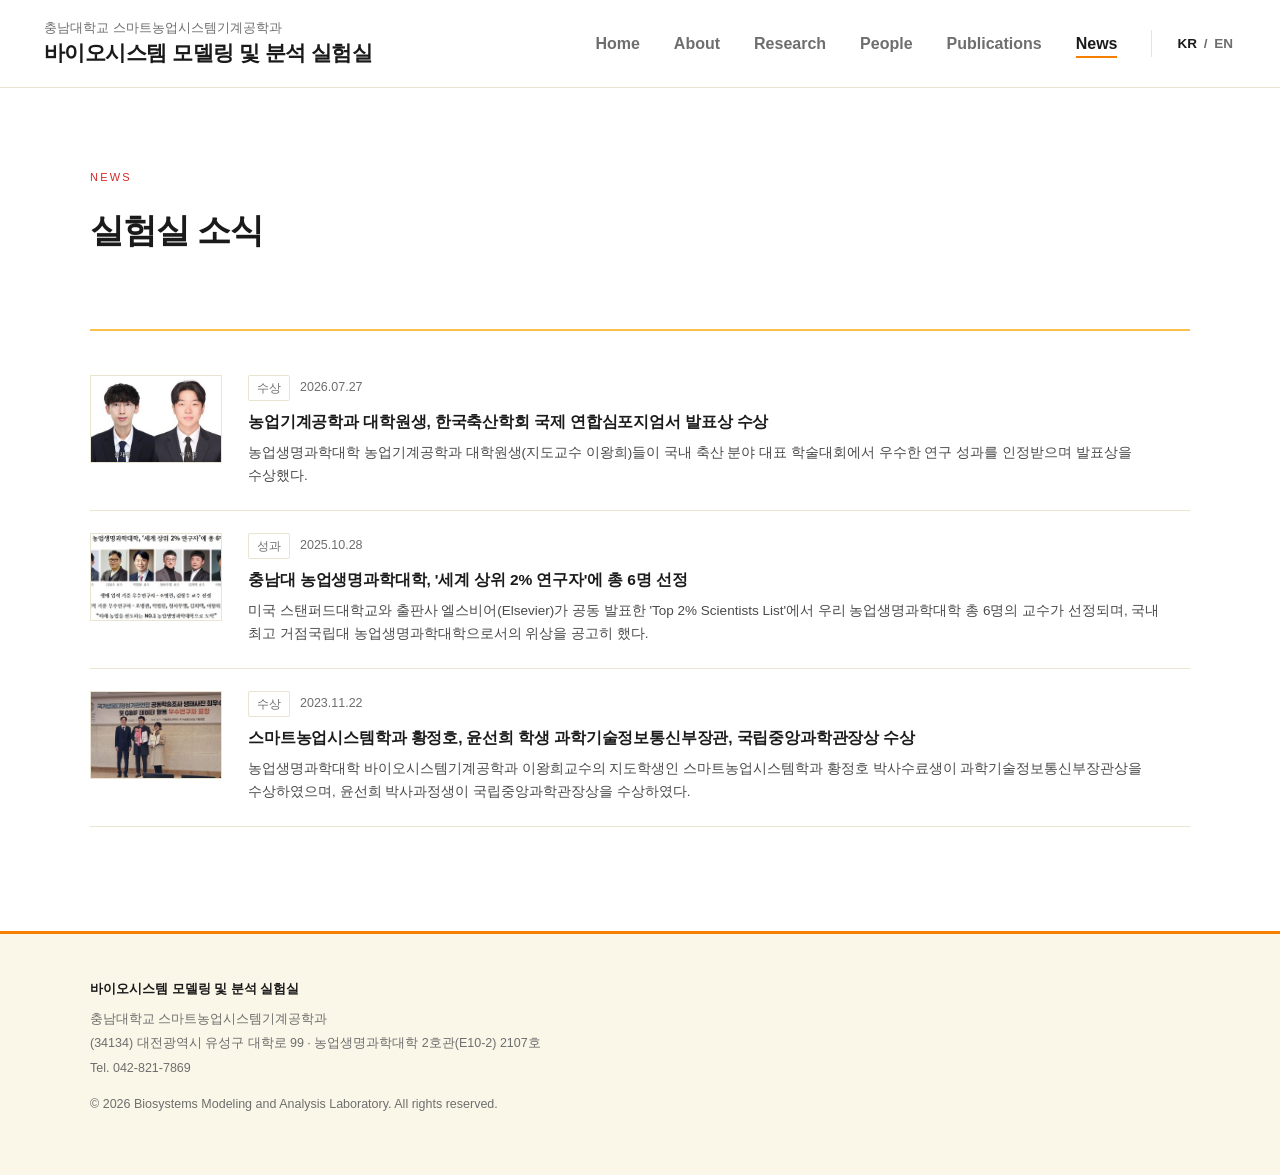
<file: news.html>
<!DOCTYPE html>
<html lang="ko">
<head>
<meta charset="UTF-8">
<meta name="viewport" content="width=device-width, initial-scale=1.0">
<title>실험실 소식 | 바이오시스템 모델링 및 분석 실험실</title>
<link rel="stylesheet" href="assets/css/style.css">
<style>

  .n-card {
    display: grid; grid-template-columns: 132px 1fr; gap: 26px; align-items: start;
    padding: 22px 0; border-bottom: 1px solid var(--line);
    text-decoration: none; color: inherit;
  }
  .n-card img {
    width: 100%; aspect-ratio: 3 / 2; object-fit: cover;
    border: 1px solid var(--line);
  }
  .n-meta { display: flex; align-items: center; gap: 10px; margin-bottom: 9px; }
  .n-cat {
    display: inline-block; font-size: 11.5px; color: var(--muted);
    border: 1px solid var(--line); border-radius: 2px; padding: 2px 8px;
  }
  .n-date { font-size: 12.5px; color: var(--muted); }
  .n-title {
    font-size: 15.5px; font-weight: 600; color: var(--ink);
    line-height: 1.55; letter-spacing: -.01em;
  }
  .n-card:hover .n-title { text-decoration: underline; text-underline-offset: 3px; }
  .n-lead {
    margin-top: 8px; font-size: 13.5px; color: var(--ink-soft); line-height: 1.7;
    display: -webkit-box; -webkit-line-clamp: 2; -webkit-box-orient: vertical; overflow: hidden;
  }
  @media (max-width: 700px) {
    .n-card { grid-template-columns: 96px 1fr; gap: 16px; }
  }
</style>
</head>
<body data-lang="ko">
<header class="site-header">
  <a class="brand" href="index.html">
    <span class="brand-affil">
      <span class="ko">충남대학교 스마트농업시스템기계공학과</span>
      <span class="en">Smart Agriculture Systems Machinery Engineering, CNU</span>
    </span>
    <strong>
      <span class="ko">바이오시스템 모델링 및 분석 실험실</span>
      <span class="en">Biosystems Modeling and Analysis Laboratory</span>
    </strong>
  </a>
  <button class="menu-toggle" onclick="toggleMenu()">&#9776;</button>
  <nav class="gnb">
    <a href="index.html">Home</a>
    <a href="about.html">About</a>
    <a href="research.html">Research</a>
    <a href="people.html">People</a>
    <a href="publications.html">Publications</a>
    <a href="news.html" class="active">News</a>
    <span class="lang-switch">
      <button onclick="setLang('ko')" id="btn-ko" class="on">KR</button> /
      <button onclick="setLang('en')" id="btn-en">EN</button>
    </span>
  </nav>
</header>
<main class="page-head">
  <div class="wrap">
    <div class="page-top">
      <div class="section-label">News</div>
      <h1 class="page-title">
        <span class="ko">실험실 소식</span>
        <span class="en">Latest Updates</span>
      </h1>
    </div>
    <div style="padding: 22px 0 104px;">
      <a class="n-card" href="news-2026-07-27.html">
        <img src="assets/img/news/2026-07-27-thumb.jpg" alt="">
        <div>
          <div class="n-meta">
            <span class="n-cat"><span class="ko">수상</span><span class="en">Award</span></span>
            <span class="n-date">2026.07.27</span>
          </div>
          <div class="n-title">농업기계공학과 대학원생, 한국축산학회 국제 연합심포지엄서 발표상 수상</div>
          <div class="n-lead">농업생명과학대학 농업기계공학과 대학원생(지도교수 이왕희)들이 국내 축산 분야 대표 학술대회에서 우수한 연구 성과를 인정받으며 발표상을 수상했다.</div>
        </div>
      </a>
      <a class="n-card" href="news-2025-10-28.html">
        <img src="assets/img/news/2025-10-28-thumb.jpg" alt="">
        <div>
          <div class="n-meta">
            <span class="n-cat"><span class="ko">성과</span><span class="en">Achievement</span></span>
            <span class="n-date">2025.10.28</span>
          </div>
          <div class="n-title">충남대 농업생명과학대학, &#x27;세계 상위 2% 연구자&#x27;에 총 6명 선정</div>
          <div class="n-lead">미국 스탠퍼드대학교와 출판사 엘스비어(Elsevier)가 공동 발표한 &#x27;Top 2% Scientists List&#x27;에서 우리 농업생명과학대학 총 6명의 교수가 선정되며, 국내 최고 거점국립대 농업생명과학대학으로서의 위상을 공고히 했다.</div>
        </div>
      </a>
      <a class="n-card" href="news-2023-11-22.html">
        <img src="assets/img/news/2023-11-22-thumb.jpg" alt="">
        <div>
          <div class="n-meta">
            <span class="n-cat"><span class="ko">수상</span><span class="en">Award</span></span>
            <span class="n-date">2023.11.22</span>
          </div>
          <div class="n-title">스마트농업시스템학과 황정호, 윤선희 학생 과학기술정보통신부장관, 국립중앙과학관장상 수상</div>
          <div class="n-lead">농업생명과학대학 바이오시스템기계공학과 이왕희교수의 지도학생인 스마트농업시스템학과 황정호 박사수료생이 과학기술정보통신부장관상을 수상하였으며, 윤선희 박사과정생이 국립중앙과학관장상을 수상하였다.</div>
        </div>
      </a>
    </div>
  </div>
</main>
<footer class="site-footer">
  <div class="wrap">
    <div class="f-name">
      <span class="ko">바이오시스템 모델링 및 분석 실험실</span>
      <span class="en">Biosystems Modeling and Analysis Laboratory</span>
    </div>
    <p>
      <span class="ko">충남대학교 스마트농업시스템기계공학과</span>
      <span class="en">Department of Smart Agriculture Systems Machinery Engineering, Chungnam National University</span>
    </p>
    <p>
      <span class="ko">(34134) 대전광역시 유성구 대학로 99 &middot; 농업생명과학대학 2호관(E10-2) 2107호</span>
      <span class="en">(34134) Room 2107, Building 2, College of Agriculture and Life Sciences, Chungnam National University, 99 Daehak-ro, Yuseong-gu, Daejeon</span>
    </p>
    <p>
      <span class="ko">Tel. 042-821-7869</span>
      <span class="en">Tel. +82-42-821-7869</span>
    </p>
    <p style="margin-top:14px;">&copy; 2026 Biosystems Modeling and Analysis Laboratory. All rights reserved.</p>
  </div>
</footer>
<script>
  function toggleMenu() {
    document.querySelector('.gnb').classList.toggle('open');
  }
  function setLang(lang) {
    document.body.dataset.lang = lang;
    var ko = document.getElementById('btn-ko'), en = document.getElementById('btn-en');
    if (ko && en) {
      ko.classList.toggle('on', lang === 'ko');
      en.classList.toggle('on', lang === 'en');
    }
  }
  (function () {
    var links = document.querySelectorAll('.side-toc a[href^="#"]');
    if (!links.length) return;
    var targets = [];
    links.forEach(function (a) {
      var el = document.getElementById(a.getAttribute('href').slice(1));
      if (el) targets.push({ link: a, el: el });
    });
    function onScroll() {
      var y = window.scrollY + 160, current = null;
      targets.forEach(function (t) { if (t.el.offsetTop <= y) current = t.link; });
      if (targets.length && window.innerHeight + window.scrollY >= document.documentElement.scrollHeight - 2) current = targets[targets.length - 1].link;   // 바닥에 닿으면 마지막 섹션 (짧은 끝 섹션은 기준선까지 못 올라온다)
      links.forEach(function (a) { a.classList.remove('active'); });
      if (current) current.classList.add('active');
    }
    window.addEventListener('scroll', onScroll, { passive: true });
    onScroll();
  })();
</script>
</body>
</html>
</file>
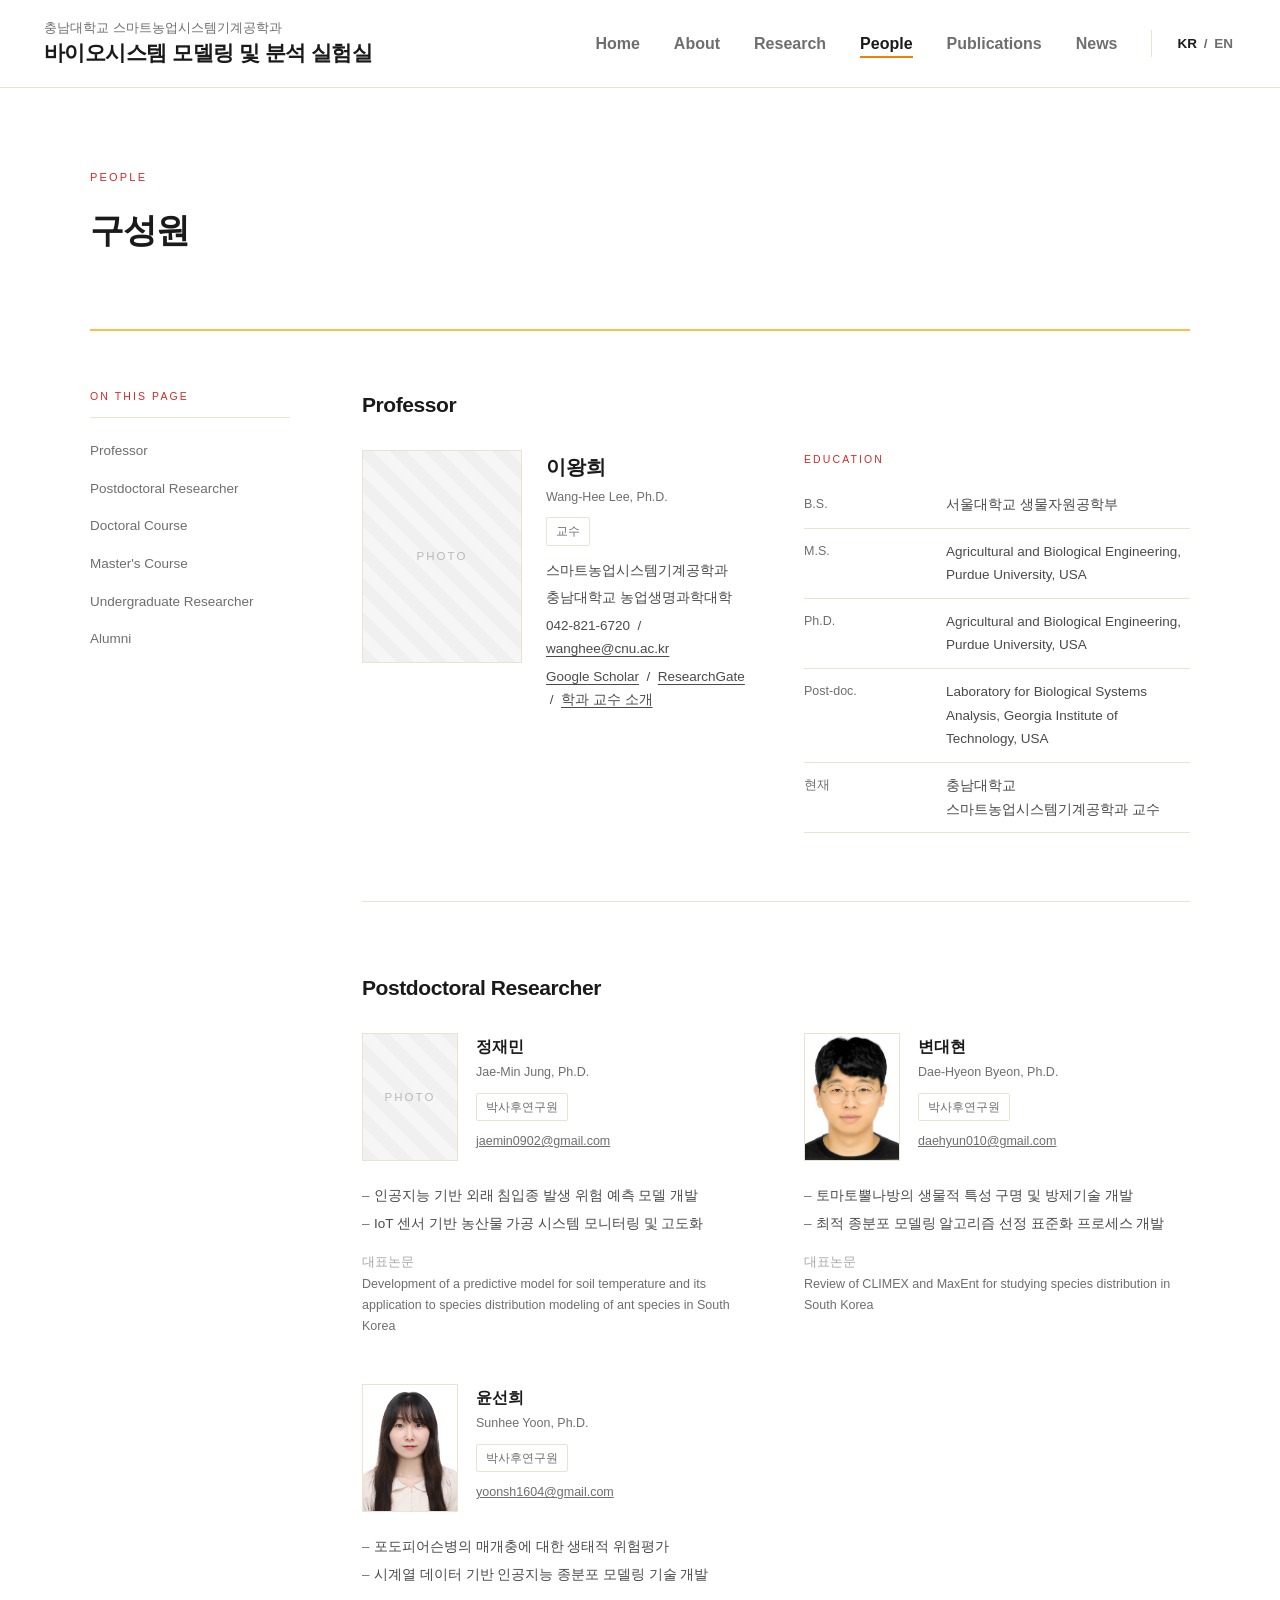
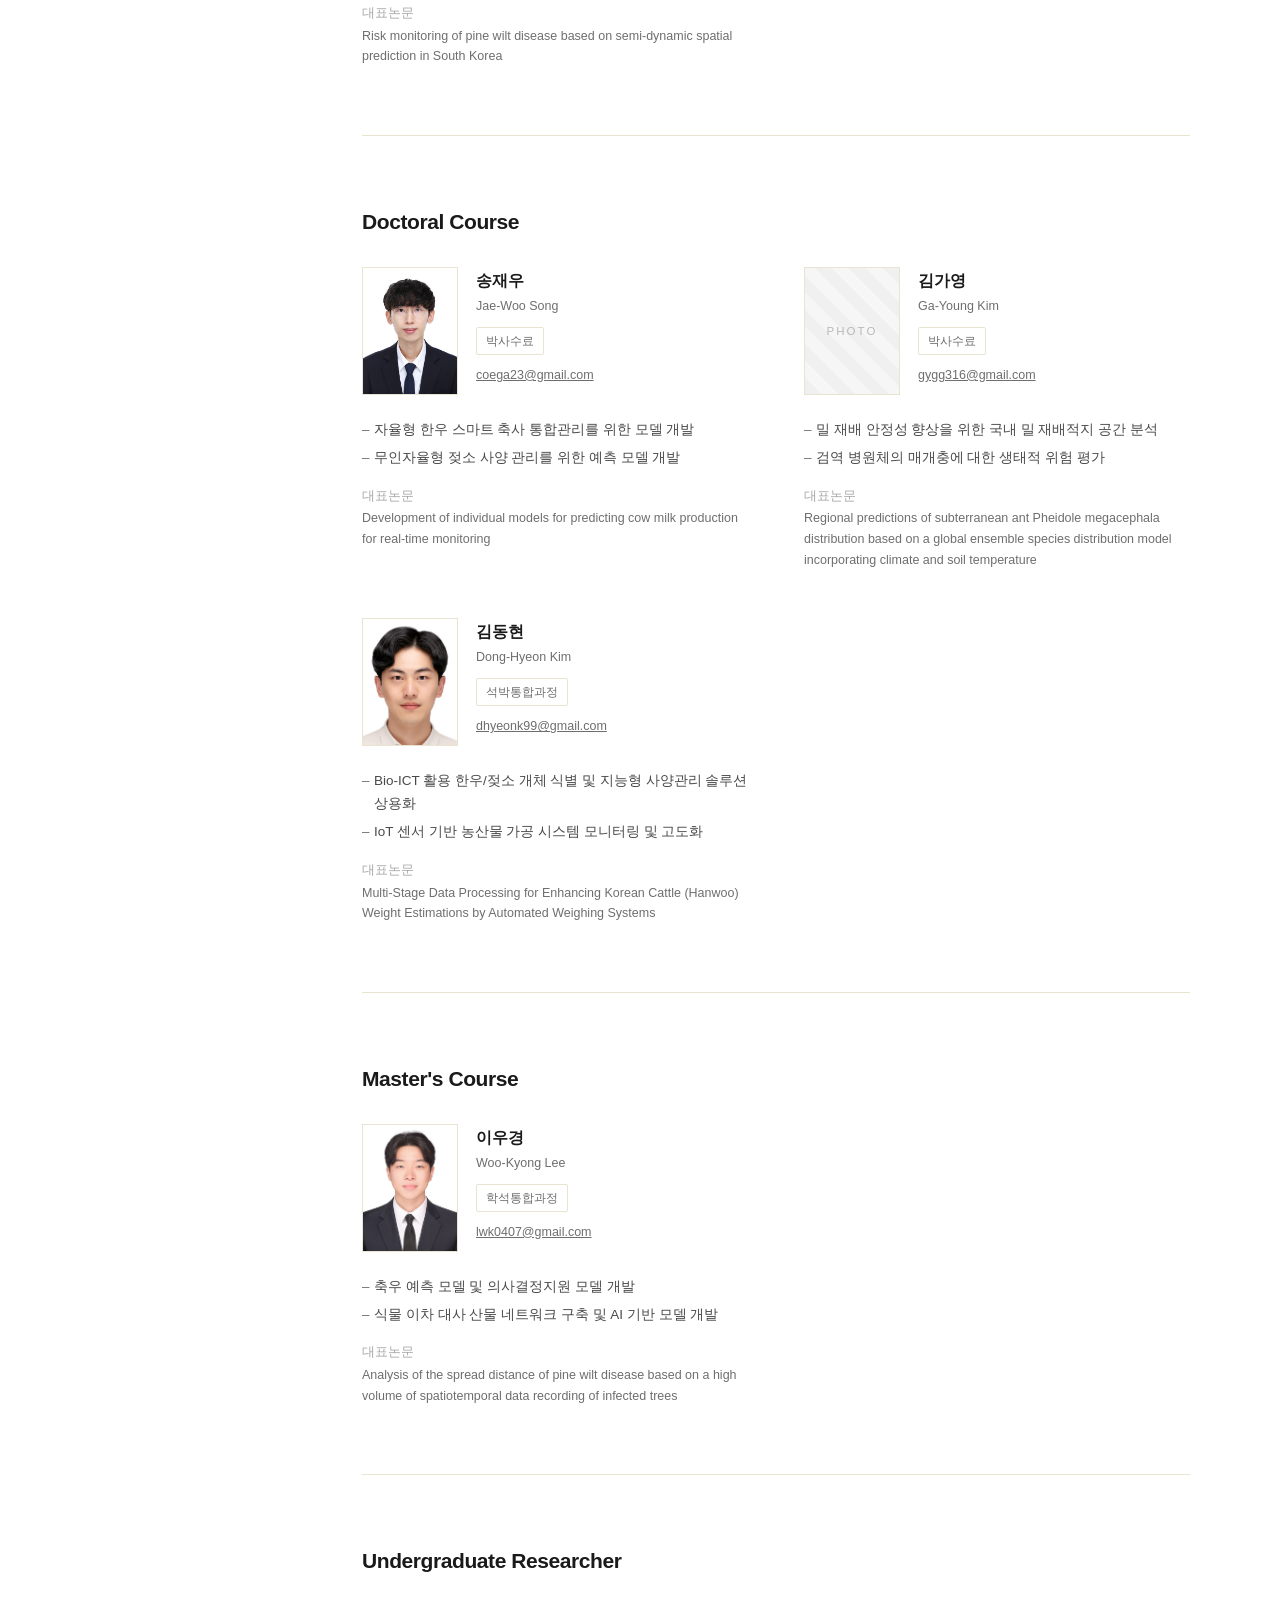
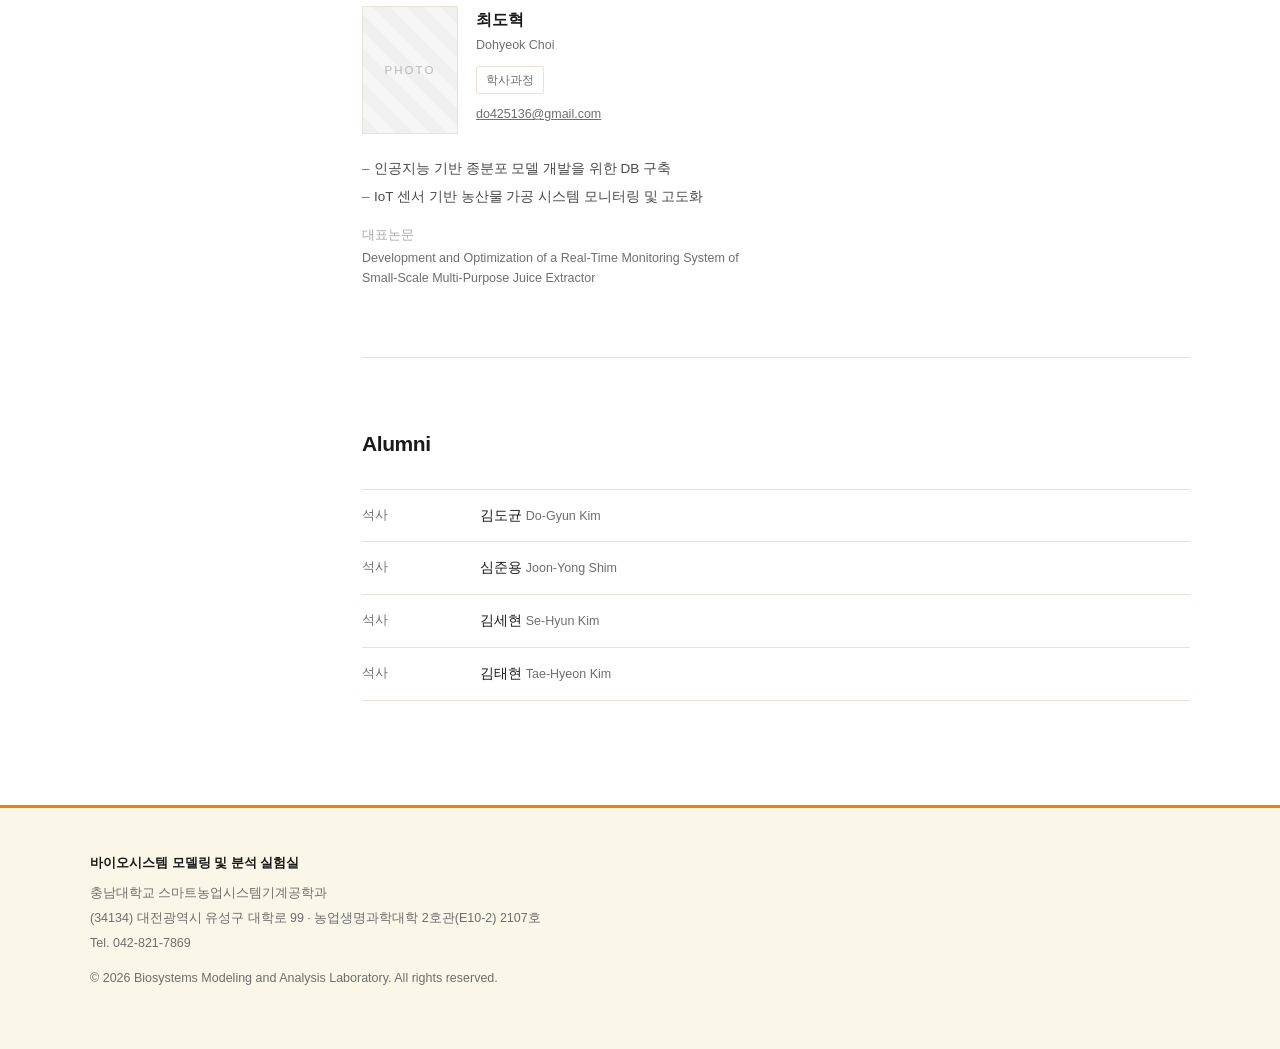
<file: people.html>
<!DOCTYPE html>
<html lang="ko">
<head>
<meta charset="UTF-8">
<meta name="viewport" content="width=device-width, initial-scale=1.0">
<title>구성원 | 바이오시스템 모델링 및 분석 실험실</title>
<link rel="stylesheet" href="assets/css/style.css">
<style>

  .member-list { display: grid; grid-template-columns: 1fr 1fr; gap: 48px 56px; }
  .member-head { display: grid; grid-template-columns: 96px 1fr; gap: 18px; align-items: start; }
  .member-body { margin-top: 24px; }
  .prof-row { display: grid; grid-template-columns: 1fr 1fr; gap: 48px 56px; align-items: start; }
  .prof-block { display: grid; grid-template-columns: 160px 1fr; gap: 24px; align-items: start; }

  .prof-lines { margin-top: 14px; }
  .prof-info p { font-size: 13.5px; color: var(--ink-soft); line-height: 1.7; margin-bottom: 5px; }

  .photo { aspect-ratio: 3 / 4; }
  img.photo { width: 100%; object-fit: cover; border: 1px solid var(--line); }
  .m-name { font-size: 15.5px; font-weight: 600; letter-spacing: -.01em; }
  .m-name-en { font-size: 12.5px; color: var(--muted); margin-top: 2px; }
  .m-role {
    display: inline-block; margin-top: 9px; font-size: 11.5px; color: var(--muted);
    border: 1px solid var(--line); border-radius: 2px; padding: 3px 9px;
  }
  .m-email { margin-top: 10px; font-size: 12.5px; color: var(--muted); }
  .member ul, .prof-block ul { list-style: none; margin-top: 0; padding-left: 0; }
  .member ul li, .prof-block ul li {
    font-size: 13.5px; color: var(--ink-soft); line-height: 1.7;
    padding-left: 12px; position: relative; margin-bottom: 5px;
  }
  .member ul li::before, .prof-block ul li::before {
    content: "\2013"; position: absolute; left: 0; color: var(--muted);
  }
  .prof-block ul { margin-top: 12px; }
  .prof-links a, .prof-info [data-eml] a { color: var(--ink-soft); text-decoration: underline; text-underline-offset: 3px; }
  .prof-links a:hover { color: var(--ink); }
  .m-pub { margin-top: 16px; font-size: 12.5px; color: var(--muted); line-height: 1.65; }
  .m-pub span.lbl { display: block; color: #a8a8a8; margin-bottom: 2px; }

  .prof-block .m-name { font-size: 20px; }

  .prof-cv { margin-top: 0; }
  .cv-head {
    font-size: 10.5px; letter-spacing: .2em; text-transform: uppercase;
    color: var(--label); margin: 0 0 14px;
  }
  .cv-item {
    display: flex; gap: 32px; padding: 11px 0;
    border-bottom: 1px solid var(--line); font-size: 13.5px; color: var(--ink-soft);
  }
  .cv-item:first-of-type { border-top: 1px solid var(--line); }
  .cv-deg { min-width: 110px; color: var(--muted); font-size: 12.5px; padding-top: 1px; }

  .alumni-item {
    display: flex; gap: 22px; padding: 14px 0;
    border-bottom: 1px solid var(--line); font-size: 13.5px;
  }
  .alumni-item:first-of-type { border-top: 1px solid var(--line); }
  .alumni-item .a-role { min-width: 96px; color: var(--muted); font-size: 12.5px; padding-top: 1px; }
  .alumni-item .a-name-en { color: var(--muted); font-size: 12.5px; }

  @media (max-width: 900px) {
    .member-list, .prof-row { grid-template-columns: 1fr; gap: 36px; }
    .prof-block { grid-template-columns: 120px 1fr; gap: 20px; }
    .cv-item, .alumni-item { flex-direction: column; gap: 4px; }
  }
</style>
</head>
<body data-lang="ko">
<header class="site-header">
  <a class="brand" href="index.html">
    <span class="brand-affil">
      <span class="ko">충남대학교 스마트농업시스템기계공학과</span>
      <span class="en">Smart Agriculture Systems Machinery Engineering, CNU</span>
    </span>
    <strong>
      <span class="ko">바이오시스템 모델링 및 분석 실험실</span>
      <span class="en">Biosystems Modeling and Analysis Laboratory</span>
    </strong>
  </a>
  <button class="menu-toggle" onclick="toggleMenu()">&#9776;</button>
  <nav class="gnb">
    <a href="index.html">Home</a>
    <a href="about.html">About</a>
    <a href="research.html">Research</a>
    <a href="people.html" class="active">People</a>
    <a href="publications.html">Publications</a>
    <a href="news.html">News</a>
    <span class="lang-switch">
      <button onclick="setLang('ko')" id="btn-ko" class="on">KR</button> /
      <button onclick="setLang('en')" id="btn-en">EN</button>
    </span>
  </nav>
</header>
<main class="page-head">
  <div class="wrap">
    <div class="page-top">
      <div class="section-label">People</div>
      <h1 class="page-title">
        <span class="ko">구성원</span>
        <span class="en">Members</span>
      </h1>
    </div>
    <div class="subpage">
      <aside class="side-toc">
        <div class="toc-label">On this page</div>
        <a href="#professor">Professor</a>
        <a href="#postdoc">Postdoctoral Researcher</a>
        <a href="#phd">Doctoral Course</a>
        <a href="#ms">Master&#39;s Course</a>
        <a href="#bs">Undergraduate Researcher</a>
        <a href="#alumni">Alumni</a>
      </aside>
      <div class="subpage-body">
        <section id="professor">
          <h2>Professor</h2>
          <div class="prof-row">
          <div class="prof-block">
            <div class="ph photo">PHOTO</div>
            <div class="prof-info">
              <div class="m-name"><span class="ko">이왕희</span><span class="en">Wang-Hee Lee</span></div>
              <div class="m-name-en ko">Wang-Hee Lee, Ph.D.</div>
              <span class="m-role"><span class="ko">교수</span><span class="en">Professor</span></span>
              <div class="prof-lines">
              <p><span class="ko">스마트농업시스템기계공학과</span><span class="en">Department of Smart Agriculture Systems Machinery Engineering</span></p>
              <p><span class="ko">충남대학교 농업생명과학대학</span><span class="en">College of Agriculture and Life Sciences, Chungnam National University</span></p>
              <p><span class="ko">042-821-6720</span><span class="en">+82-42-821-6720</span> &nbsp;/&nbsp; <span data-eml="wanghee|cnu.ac.kr">wanghee [at] cnu [dot] ac [dot] kr</span></p>
              <p class="prof-links">
                <a href="https://scholar.google.com/citations?user=TbnJ7c8AAAAJ&amp;hl=ko" target="_blank" rel="noopener noreferrer">Google Scholar</a> &nbsp;/&nbsp;
                <a href="https://www.researchgate.net/scientific-contributions/Wang-Hee-Lee-2033523513" target="_blank" rel="noopener noreferrer">ResearchGate</a> &nbsp;/&nbsp;
                <a href="https://bme.cnu.ac.kr/bme/professor/professor01.do?mode=view&amp;key=LZStrEwBgjMYuDMQ%20&amp;pager.offset=0&amp;pagerLimit=10" target="_blank" rel="noopener noreferrer"><span class="ko">학과 교수 소개</span><span class="en">Department Faculty Page</span></a>
              </p>
              </div>
            </div>
          </div>
          <div class="prof-cv">
            <div class="cv-head">Education</div>
            <div class="cv-item">
              <span class="cv-deg">B.S.</span>
              <span>
                <span class="ko">서울대학교 생물자원공학부</span>
                <span class="en">School of Biological Resources, Seoul National University</span>
              </span>
            </div>
            <div class="cv-item">
              <span class="cv-deg">M.S.</span>
              <span>Agricultural and Biological Engineering, Purdue University, USA</span>
            </div>
            <div class="cv-item">
              <span class="cv-deg">Ph.D.</span>
              <span>Agricultural and Biological Engineering, Purdue University, USA</span>
            </div>
            <div class="cv-item">
              <span class="cv-deg">Post-doc.</span>
              <span>Laboratory for Biological Systems Analysis, Georgia Institute of Technology, USA</span>
            </div>
            <div class="cv-item">
              <span class="cv-deg">
                <span class="ko">현재</span><span class="en">Present</span>
              </span>
              <span>
                <span class="ko">충남대학교 스마트농업시스템기계공학과 교수</span>
                <span class="en">Professor, Department of Smart Agriculture Systems Machinery Engineering, Chungnam National University</span>
              </span>
            </div>
          </div>
          </div>
        </section>
        <section id="postdoc">
          <h2>Postdoctoral Researcher</h2>
          <div class="member-list">
            <div class="member">
              <div class="member-head">
                <div class="ph photo">PHOTO</div>
                <div>
                  <div class="m-name"><span class="ko">정재민</span><span class="en">Jae-Min Jung</span></div>
                  <div class="m-name-en ko">Jae-Min Jung, Ph.D.</div>
                  <span class="m-role"><span class="ko">박사후연구원</span><span class="en">Postdoctoral Researcher</span></span>
                  <div class="m-email" data-eml="jaemin0902|gmail.com">jaemin0902 [at] gmail [dot] com</div>
                </div>
              </div>
              <div class="member-body">
                <ul>
                  <li><span class="ko">인공지능 기반 외래 침입종 발생 위험 예측 모델 개발</span><span class="en">Development of artificial intelligence-based models for predicting the occurrence risk of invasive alien species</span></li>
                  <li><span class="ko">IoT 센서 기반 농산물 가공 시스템 모니터링 및 고도화</span><span class="en">Monitoring and advancement of agricultural product processing systems based on IoT sensors</span></li>
                </ul>
                <div class="m-pub">
                  <span class="lbl"><span class="ko">대표논문</span><span class="en">Selected publication</span></span>
                  Development of a predictive model for soil temperature and its application to species distribution modeling of ant species in South Korea
                </div>
              </div>
            </div>
            <div class="member">
              <div class="member-head">
                <img class="photo" src="assets/img/people/dae-hyeon-byeon.jpg" alt="변대현">
                <div>
                  <div class="m-name"><span class="ko">변대현</span><span class="en">Dae-Hyeon Byeon</span></div>
                  <div class="m-name-en ko">Dae-Hyeon Byeon, Ph.D.</div>
                  <span class="m-role"><span class="ko">박사후연구원</span><span class="en">Postdoctoral Researcher</span></span>
                  <div class="m-email" data-eml="daehyun010|gmail.com">daehyun010 [at] gmail [dot] com</div>
                </div>
              </div>
              <div class="member-body">
                <ul>
                  <li><span class="ko">토마토뿔나방의 생물적 특성 구명 및 방제기술 개발</span><span class="en">Identification of biological characteristics and development of control technologies for the tomato leafminer (Tuta absoluta)</span></li>
                  <li><span class="ko">최적 종분포 모델링 알고리즘 선정 표준화 프로세스 개발</span><span class="en">Development of a standardized process for selecting optimal species distribution modeling (SDM) algorithms</span></li>
                </ul>
                <div class="m-pub">
                  <span class="lbl"><span class="ko">대표논문</span><span class="en">Selected publication</span></span>
                  Review of CLIMEX and MaxEnt for studying species distribution in South Korea
                </div>
              </div>
            </div>
            <div class="member">
              <div class="member-head">
                <img class="photo" src="assets/img/people/sunhee-yoon.jpg" alt="윤선희">
                <div>
                  <div class="m-name"><span class="ko">윤선희</span><span class="en">Sunhee Yoon</span></div>
                  <div class="m-name-en ko">Sunhee Yoon, Ph.D.</div>
                  <span class="m-role"><span class="ko">박사후연구원</span><span class="en">Postdoctoral Researcher</span></span>
                  <div class="m-email" data-eml="yoonsh1604|gmail.com">yoonsh1604 [at] gmail [dot] com</div>
                </div>
              </div>
              <div class="member-body">
                <ul>
                  <li><span class="ko">포도피어슨병의 매개충에 대한 생태적 위험평가</span><span class="en">Ecological risk assessment of insect vectors of Pierce's disease</span></li>
                  <li><span class="ko">시계열 데이터 기반 인공지능 종분포 모델링 기술 개발</span><span class="en">Development of artificial intelligence-based species distribution modeling (SDM) technology using time-series data</span></li>
                </ul>
                <div class="m-pub">
                  <span class="lbl"><span class="ko">대표논문</span><span class="en">Selected publication</span></span>
                  Risk monitoring of pine wilt disease based on semi-dynamic spatial prediction in South Korea
                </div>
              </div>
            </div>
          </div>
        </section>
        <section id="phd">
          <h2>Doctoral Course</h2>
          <div class="member-list">
            <div class="member">
              <div class="member-head">
                <img class="photo" src="assets/img/people/jae-woo-song.jpg" alt="송재우">
                <div>
                  <div class="m-name"><span class="ko">송재우</span><span class="en">Jae-Woo Song</span></div>
                  <div class="m-name-en ko">Jae-Woo Song</div>
                  <span class="m-role"><span class="ko">박사수료</span><span class="en">Ph.D. Candidate</span></span>
                  <div class="m-email" data-eml="coega23|gmail.com">coega23 [at] gmail [dot] com</div>
                </div>
              </div>
              <div class="member-body">
                <ul>
                  <li><span class="ko">자율형 한우 스마트 축사 통합관리를 위한 모델 개발</span><span class="en">Development of models for integrated management of autonomous smart barns for Hanwoo (Korean cattle)</span></li>
                  <li><span class="ko">무인자율형 젖소 사양 관리를 위한 예측 모델 개발</span><span class="en">Development of predictive models for unmanned autonomous feeding management of dairy cattle</span></li>
                </ul>
                <div class="m-pub">
                  <span class="lbl"><span class="ko">대표논문</span><span class="en">Selected publication</span></span>
                  Development of individual models for predicting cow milk production for real-time monitoring
                </div>
              </div>
            </div>
            <div class="member">
              <div class="member-head">
                <div class="ph photo">PHOTO</div>
                <div>
                  <div class="m-name"><span class="ko">김가영</span><span class="en">Ga-Young Kim</span></div>
                  <div class="m-name-en ko">Ga-Young Kim</div>
                  <span class="m-role"><span class="ko">박사수료</span><span class="en">Ph.D. Candidate</span></span>
                  <div class="m-email" data-eml="gygg316|gmail.com">gygg316 [at] gmail [dot] com</div>
                </div>
              </div>
              <div class="member-body">
                <ul>
                  <li><span class="ko">밀 재배 안정성 향상을 위한 국내 밀 재배적지 공간 분석</span><span class="en">Spatial analysis of suitable wheat cultivation areas in South Korea to improve wheat production stability</span></li>
                  <li><span class="ko">검역 병원체의 매개충에 대한 생태적 위험 평가</span><span class="en">Ecological risk assessment of insect vectors of quarantine pathogens</span></li>
                </ul>
                <div class="m-pub">
                  <span class="lbl"><span class="ko">대표논문</span><span class="en">Selected publication</span></span>
                  Regional predictions of subterranean ant Pheidole megacephala distribution based on a global ensemble species distribution model incorporating climate and soil temperature
                </div>
              </div>
            </div>
            <div class="member">
              <div class="member-head">
                <img class="photo" src="assets/img/people/dong-hyeon-kim.jpg" alt="김동현">
                <div>
                  <div class="m-name"><span class="ko">김동현</span><span class="en">Dong-Hyeon Kim</span></div>
                  <div class="m-name-en ko">Dong-Hyeon Kim</div>
                  <span class="m-role"><span class="ko">석박통합과정</span><span class="en">Integrated M.S.-Ph.D. Course</span></span>
                  <div class="m-email" data-eml="dhyeonk99|gmail.com">dhyeonk99 [at] gmail [dot] com</div>
                </div>
              </div>
              <div class="member-body">
                <ul>
                  <li><span class="ko">Bio-ICT 활용 한우/젖소 개체 식별 및 지능형 사양관리 솔루션 상용화</span><span class="en">Commercialization of individual identification and intelligent feeding management solutions for Hanwoo and dairy cattle using Bio-ICT</span></li>
                  <li><span class="ko">IoT 센서 기반 농산물 가공 시스템 모니터링 및 고도화</span><span class="en">Monitoring and advancement of agricultural product processing systems based on IoT sensors</span></li>
                </ul>
                <div class="m-pub">
                  <span class="lbl"><span class="ko">대표논문</span><span class="en">Selected publication</span></span>
                  Multi-Stage Data Processing for Enhancing Korean Cattle (Hanwoo) Weight Estimations by Automated Weighing Systems
                </div>
              </div>
            </div>
          </div>
        </section>
        <section id="ms">
          <h2>Master&#39;s Course</h2>
          <div class="member-list">
            <div class="member">
              <div class="member-head">
                <img class="photo" src="assets/img/people/woo-kyong-lee.jpg" alt="이우경">
                <div>
                  <div class="m-name"><span class="ko">이우경</span><span class="en">Woo-Kyong Lee</span></div>
                  <div class="m-name-en ko">Woo-Kyong Lee</div>
                  <span class="m-role"><span class="ko">학석통합과정</span><span class="en">Integrated B.S.-M.S. Course</span></span>
                  <div class="m-email" data-eml="lwk0407|gmail.com">lwk0407 [at] gmail [dot] com</div>
                </div>
              </div>
              <div class="member-body">
                <ul>
                  <li><span class="ko">축우 예측 모델 및 의사결정지원 모델 개발</span><span class="en">Development of predictive and decision-support models for cattle</span></li>
                  <li><span class="ko">식물 이차 대사 산물 네트워크 구축 및 AI 기반 모델 개발</span><span class="en">Construction of plant secondary metabolite networks and development of AI-based models</span></li>
                </ul>
                <div class="m-pub">
                  <span class="lbl"><span class="ko">대표논문</span><span class="en">Selected publication</span></span>
                  Analysis of the spread distance of pine wilt disease based on a high volume of spatiotemporal data recording of infected trees
                </div>
              </div>
            </div>
          </div>
        </section>
        <section id="bs">
          <h2>Undergraduate Researcher</h2>
          <div class="member-list">
            <div class="member">
              <div class="member-head">
                <div class="ph photo">PHOTO</div>
                <div>
                  <div class="m-name"><span class="ko">최도혁</span><span class="en">Dohyeok Choi</span></div>
                  <div class="m-name-en ko">Dohyeok Choi</div>
                  <span class="m-role"><span class="ko">학사과정</span><span class="en">Undergraduate</span></span>
                  <div class="m-email" data-eml="do425136|gmail.com">do425136 [at] gmail [dot] com</div>
                </div>
              </div>
              <div class="member-body">
                <ul>
                  <li><span class="ko">인공지능 기반 종분포 모델 개발을 위한 DB 구축</span><span class="en">Construction of a DB for developing artificial intelligence-based species distribution models</span></li>
                  <li><span class="ko">IoT 센서 기반 농산물 가공 시스템 모니터링 및 고도화</span><span class="en">Monitoring and advancement of agricultural product processing systems based on IoT sensors</span></li>
                </ul>
                <div class="m-pub">
                  <span class="lbl"><span class="ko">대표논문</span><span class="en">Selected publication</span></span>
                  Development and Optimization of a Real-Time Monitoring System of Small-Scale Multi-Purpose Juice Extractor
                </div>
              </div>
            </div>
          </div>
        </section>
        <section id="alumni">
          <h2>Alumni</h2>
          <div class="alumni-item">
            <span class="a-role"><span class="ko">석사</span><span class="en">M.S.</span></span>
            <span>김도균 <span class="a-name-en">Do-Gyun Kim</span></span>
          </div>
          <div class="alumni-item">
            <span class="a-role"><span class="ko">석사</span><span class="en">M.S.</span></span>
            <span>심준용 <span class="a-name-en">Joon-Yong Shim</span></span>
          </div>
          <div class="alumni-item">
            <span class="a-role"><span class="ko">석사</span><span class="en">M.S.</span></span>
            <span>김세현 <span class="a-name-en">Se-Hyun Kim</span></span>
          </div>
          <div class="alumni-item">
            <span class="a-role"><span class="ko">석사</span><span class="en">M.S.</span></span>
            <span>김태현 <span class="a-name-en">Tae-Hyeon Kim</span></span>
          </div>
        </section>
      </div>
    </div>
  </div>
</main>
<footer class="site-footer">
  <div class="wrap">
    <div class="f-name">
      <span class="ko">바이오시스템 모델링 및 분석 실험실</span>
      <span class="en">Biosystems Modeling and Analysis Laboratory</span>
    </div>
    <p>
      <span class="ko">충남대학교 스마트농업시스템기계공학과</span>
      <span class="en">Department of Smart Agriculture Systems Machinery Engineering, Chungnam National University</span>
    </p>
    <p>
      <span class="ko">(34134) 대전광역시 유성구 대학로 99 &middot; 농업생명과학대학 2호관(E10-2) 2107호</span>
      <span class="en">(34134) Room 2107, Building 2, College of Agriculture and Life Sciences, Chungnam National University, 99 Daehak-ro, Yuseong-gu, Daejeon</span>
    </p>
    <p>
      <span class="ko">Tel. 042-821-7869</span>
      <span class="en">Tel. +82-42-821-7869</span>
    </p>
    <p style="margin-top:14px;">&copy; 2026 Biosystems Modeling and Analysis Laboratory. All rights reserved.</p>
  </div>
</footer>
<script>
  function toggleMenu() {
    document.querySelector('.gnb').classList.toggle('open');
  }
  function setLang(lang) {
    document.body.dataset.lang = lang;
    var ko = document.getElementById('btn-ko'), en = document.getElementById('btn-en');
    if (ko && en) {
      ko.classList.toggle('on', lang === 'ko');
      en.classList.toggle('on', lang === 'en');
    }
  }
  (function () {
    var links = document.querySelectorAll('.side-toc a[href^="#"]');
    if (!links.length) return;
    var targets = [];
    links.forEach(function (a) {
      var el = document.getElementById(a.getAttribute('href').slice(1));
      if (el) targets.push({ link: a, el: el });
    });
    function onScroll() {
      var y = window.scrollY + 160, current = null;
      targets.forEach(function (t) { if (t.el.offsetTop <= y) current = t.link; });
      if (targets.length && window.innerHeight + window.scrollY >= document.documentElement.scrollHeight - 2) current = targets[targets.length - 1].link;   // 바닥에 닿으면 마지막 섹션 (짧은 끝 섹션은 기준선까지 못 올라온다)
      links.forEach(function (a) { a.classList.remove('active'); });
      if (current) current.classList.add('active');
    }
    window.addEventListener('scroll', onScroll, { passive: true });
    onScroll();
  })();

  (function () {
    document.querySelectorAll('[data-eml]').forEach(function (el) {
      var p = el.getAttribute('data-eml').split('|');
      if (p.length !== 2) return;
      var addr = p[0] + String.fromCharCode(64) + p[1];
      var a = document.createElement('a');
      a.href = 'mailto:' + addr;
      a.textContent = addr;
      el.textContent = '';
      el.appendChild(a);
    });
  })();
</script>
</body>
</html>
</file>
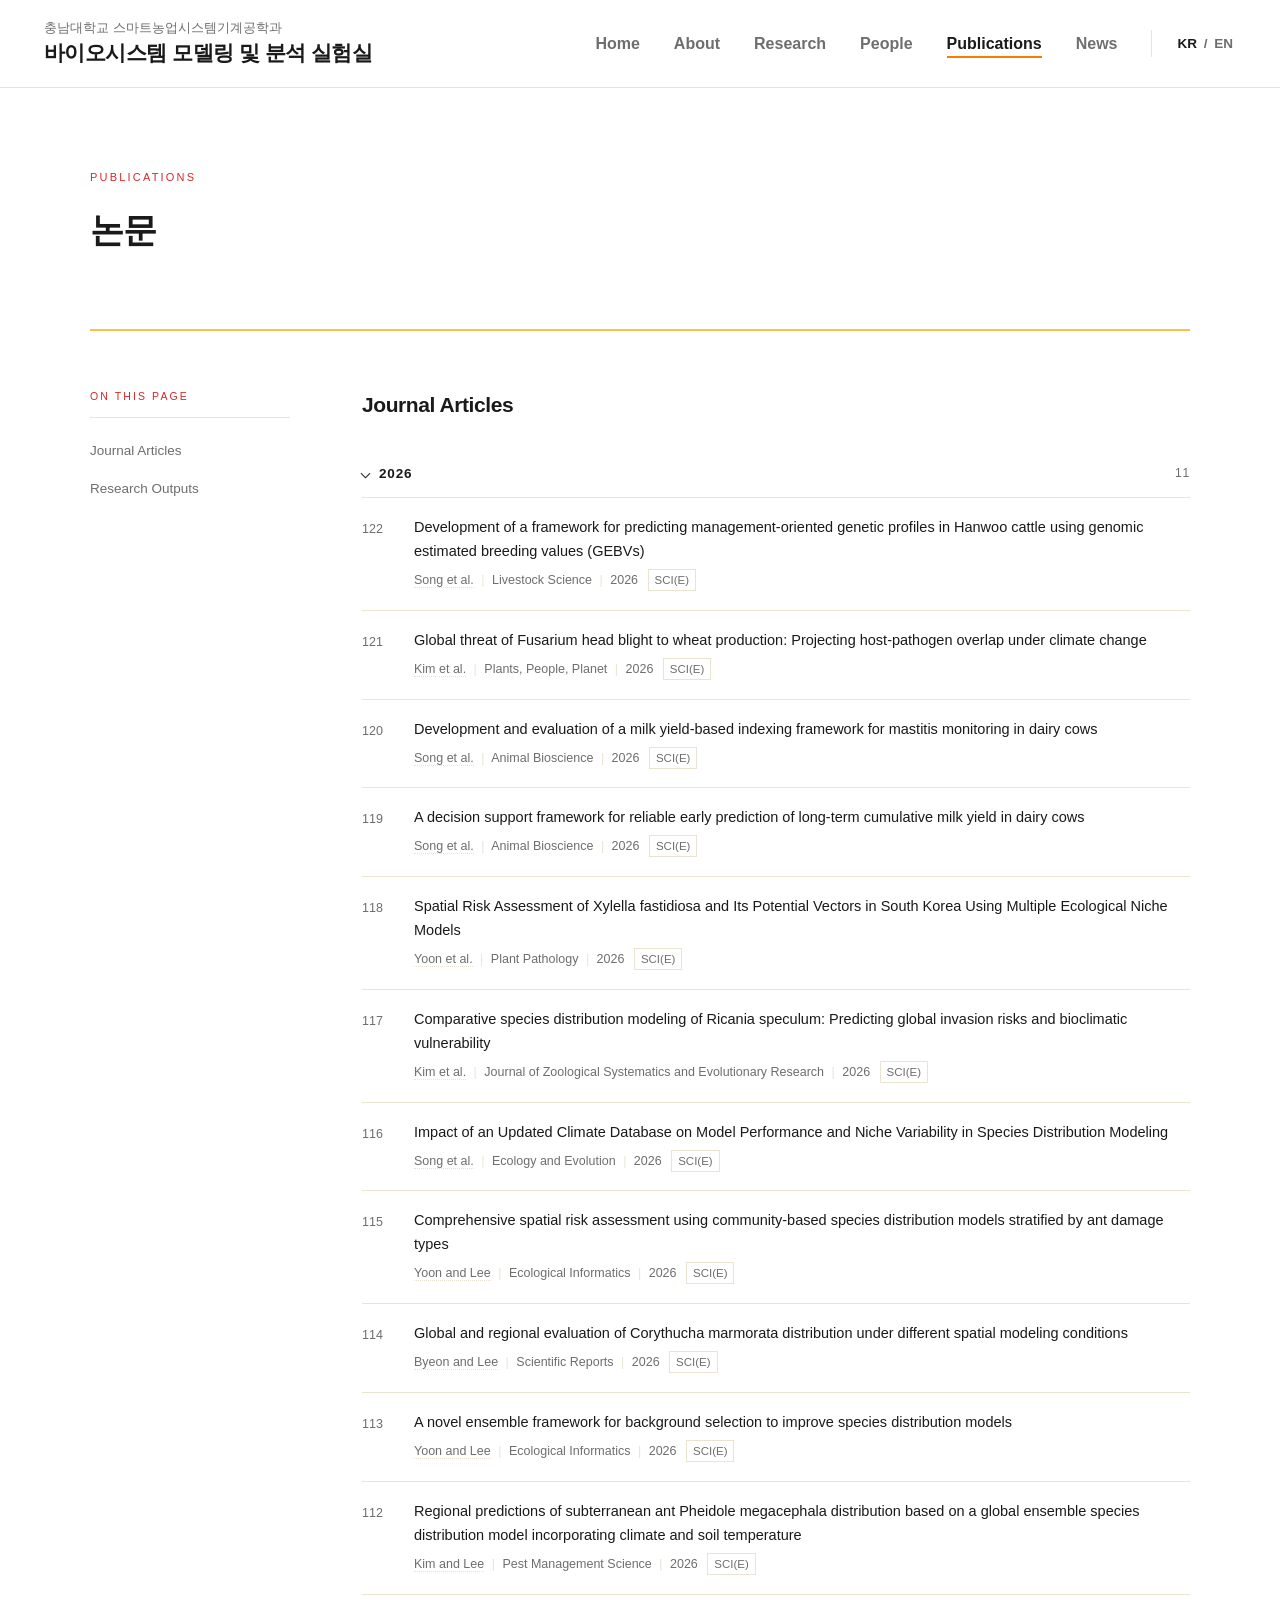
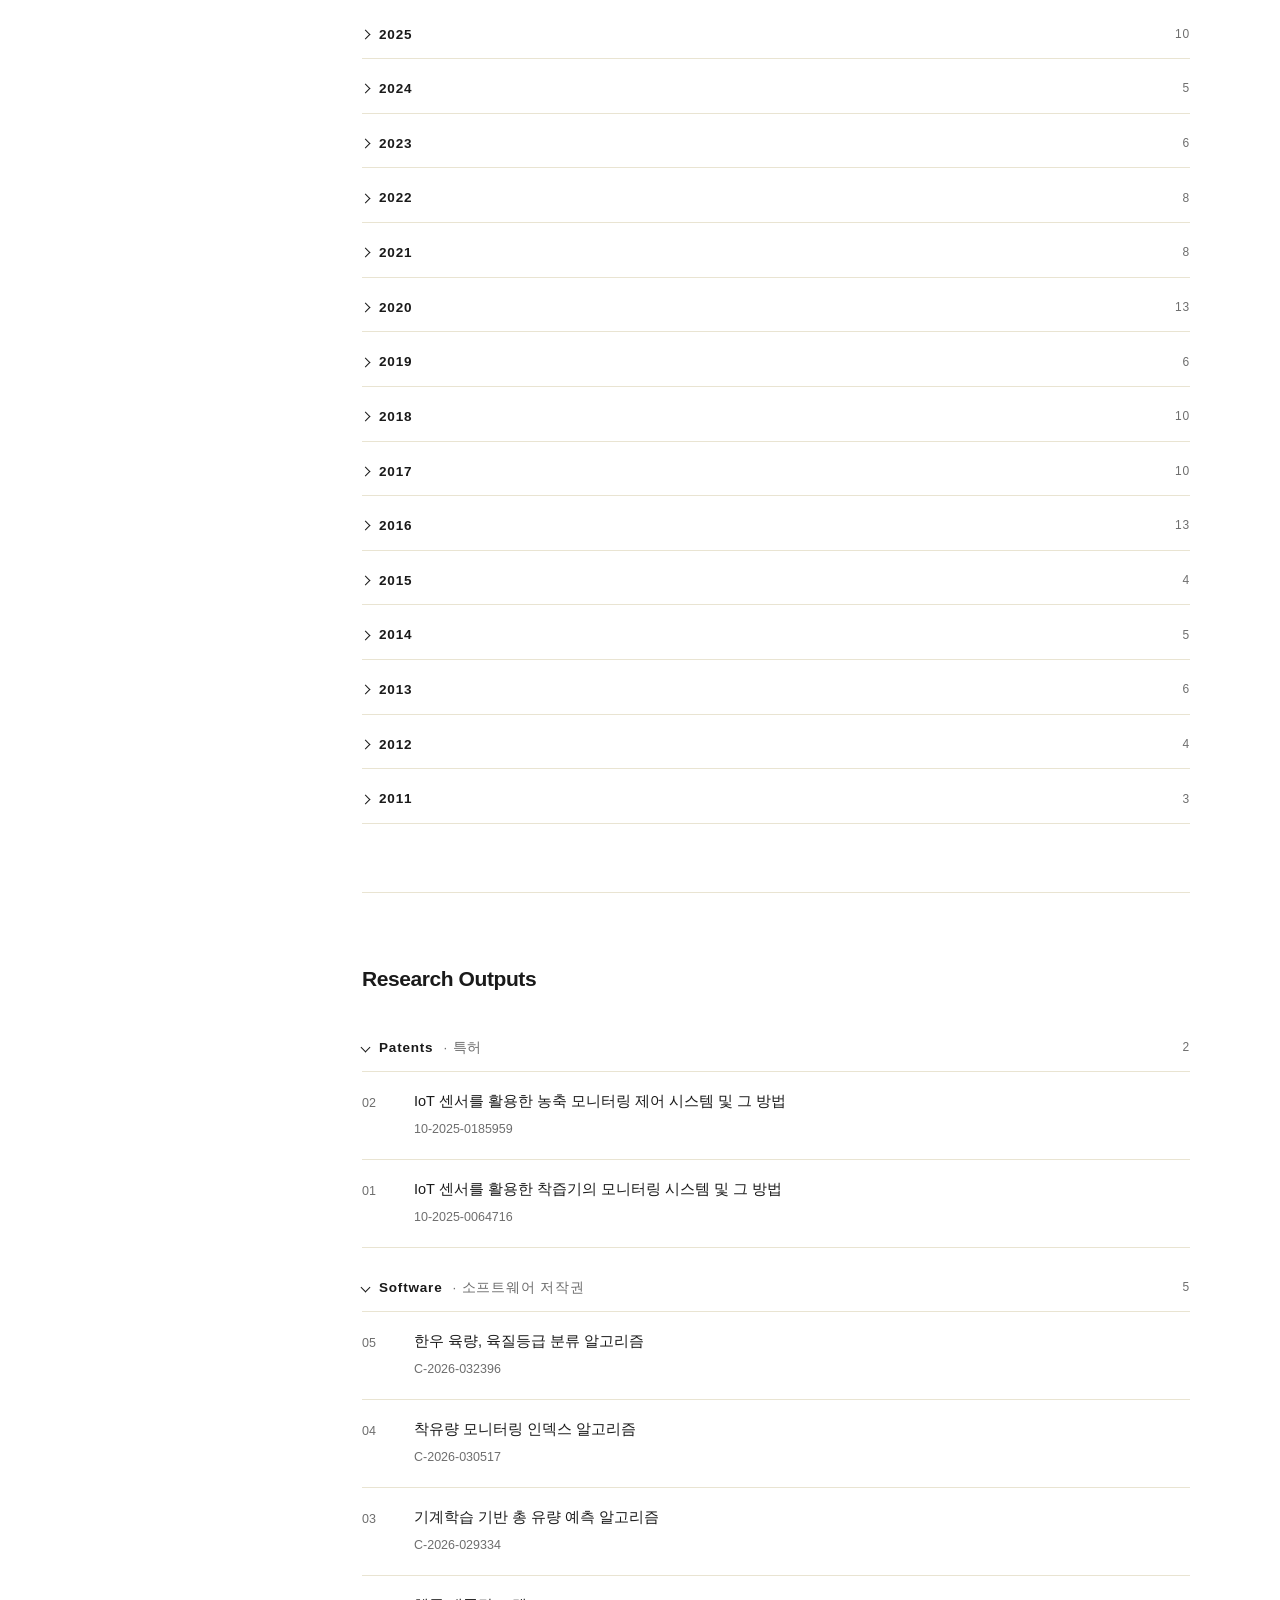
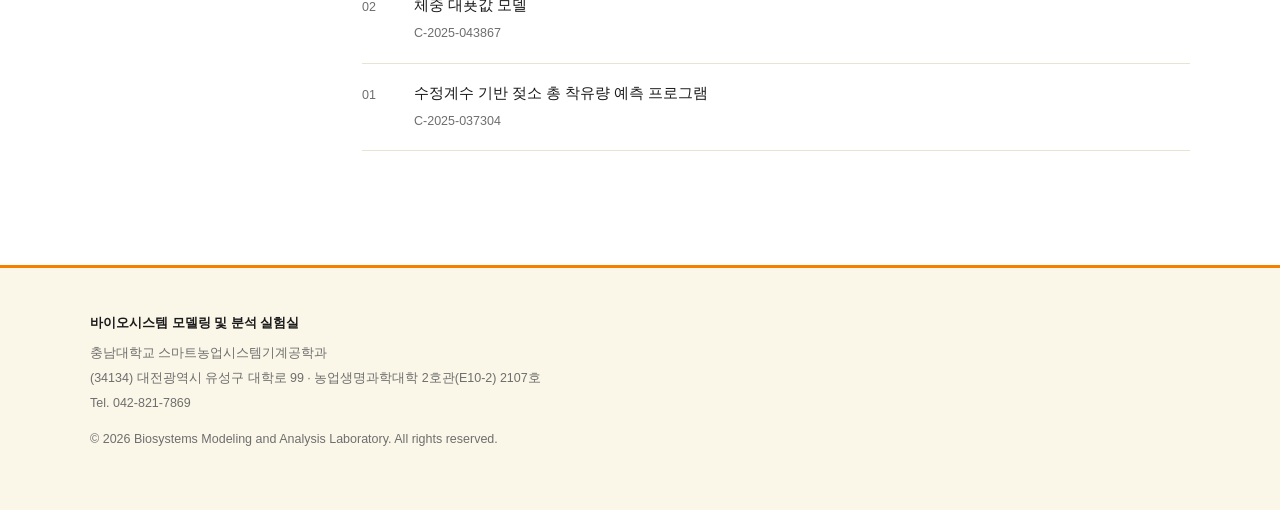
<file: publications.html>
<!DOCTYPE html>
<html lang="ko">
<head>
<meta charset="UTF-8">
<meta name="viewport" content="width=device-width, initial-scale=1.0">
<title>논문 | 바이오시스템 모델링 및 분석 실험실</title>
<link rel="stylesheet" href="assets/css/style.css">
<style>
  .notice {
    border: 1px solid var(--line); background: var(--bg-alt);
    padding: 18px 22px; font-size: 13.5px; color: var(--muted);
    margin-bottom: 34px; line-height: 1.7;
  }
  .pub-item {
    display: flex; gap: 20px; padding: 18px 0;
    border-bottom: 1px solid var(--line);
  }
  .pub-item:first-of-type { border-top: 1px solid var(--line); }
  .pub-no { min-width: 32px; color: var(--muted); font-size: 12.5px; padding-top: 3px; }
  .pub-body .pub-title { font-size: 14.5px; color: var(--ink); line-height: 1.65; }
  .pub-body .pub-meta { font-size: 12.5px; color: var(--muted); margin-top: 5px; }

  .fold-group + .fold-group { margin-top: 6px; }
  .fold-head {
    display: flex; align-items: center; gap: 10px; width: 100%;
    background: none; border: 0; border-bottom: 1px solid var(--line);
    padding: 12px 0; font: inherit; font-size: 13.5px; font-weight: 600;
    color: var(--accent); letter-spacing: .06em; text-align: left; cursor: pointer;
  }
  .fold-mark {
    width: 7px; height: 7px; border-right: 1.5px solid currentColor;
    border-bottom: 1.5px solid currentColor; transform: rotate(-45deg);
    transition: transform .18s;
  }
  .fold-head[aria-expanded="true"] .fold-mark { transform: rotate(45deg); }
  .fold-count { margin-left: auto; font-weight: 400; color: var(--muted); font-size: 12px; }
  .fold-head .ko { font-weight: 400; color: var(--muted); }
  .fold-body { padding-bottom: 10px; }
  .fold-body .pub-item:first-of-type { border-top: 0; }

  .tip { border-bottom: 1px dotted var(--line); cursor: help; }
  .sep { color: var(--line); margin: 0 4px; }
  .pub-grade {
    display: inline-block; margin-left: 6px; padding: 0 6px;
    border: 1px solid var(--line); font-size: 11.5px; color: var(--muted);
  }
  @media (max-width: 900px) {
    .pub-item { gap: 12px; }
  }
</style>
</head>
<body data-lang="ko">
<header class="site-header">
  <a class="brand" href="index.html">
    <span class="brand-affil">
      <span class="ko">충남대학교 스마트농업시스템기계공학과</span>
      <span class="en">Smart Agriculture Systems Machinery Engineering, CNU</span>
    </span>
    <strong>
      <span class="ko">바이오시스템 모델링 및 분석 실험실</span>
      <span class="en">Biosystems Modeling and Analysis Laboratory</span>
    </strong>
  </a>
  <button class="menu-toggle" onclick="toggleMenu()">&#9776;</button>
  <nav class="gnb">
    <a href="index.html">Home</a>
    <a href="about.html">About</a>
    <a href="research.html">Research</a>
    <a href="people.html">People</a>
    <a href="publications.html" class="active">Publications</a>
    <a href="news.html">News</a>
    <span class="lang-switch">
      <button onclick="setLang('ko')" id="btn-ko" class="on">KR</button> /
      <button onclick="setLang('en')" id="btn-en">EN</button>
    </span>
  </nav>
</header>
<main class="page-head">
  <div class="wrap">
    <div class="page-top">
      <div class="section-label">Publications</div>
      <h1 class="page-title">
        <span class="ko">논문</span>
        <span class="en">Publications</span>
      </h1>
    </div>
    <div class="subpage">
      <aside class="side-toc">
        <div class="toc-label">On this page</div>
        <a href="#journal">Journal Articles</a>
        <a href="#others">Research Outputs</a>
      </aside>
      <div class="subpage-body">
        <section id="journal">
          <h2>Journal Articles</h2>
          <section class="fold-group" id="y2026">
            <button class="fold-head" type="button" aria-expanded="true" aria-controls="y2026-body">
              <span class="fold-mark" aria-hidden="true"></span>2026
              <span class="fold-count">11</span>
            </button>
            <div class="fold-body" id="y2026-body">
              <div class="pub-item">
                <div class="pub-no">122</div>
                <div class="pub-body">
                  <div class="pub-title">Development of a framework for predicting management-oriented genetic profiles in Hanwoo cattle using genomic estimated breeding values (GEBVs)</div>
                  <div class="pub-meta">
                    <span class="tip" title="Jae-Woo Song, Dong-Hyeon Kim, Dajeong Lim, Dae-Hyun Lee, Seongwon Seo, Wang-Hee Lee">Song et al.</span>
                    <span class="sep">|</span> Livestock Science
                    <span class="sep">|</span> 2026
                    <span class="pub-grade">SCI(E)</span>
                  </div>
                </div>
              </div>
              <div class="pub-item">
                <div class="pub-no">121</div>
                <div class="pub-body">
                  <div class="pub-title">Global threat of Fusarium head blight to wheat production: Projecting host-pathogen overlap under climate change</div>
                  <div class="pub-meta">
                    <span class="tip" title="Ga-Young Kim, Changsoo Kim, Kwang-Ho Kim, Wang-Hee Lee">Kim et al.</span>
                    <span class="sep">|</span> Plants, People, Planet
                    <span class="sep">|</span> 2026
                    <span class="pub-grade">SCI(E)</span>
                  </div>
                </div>
              </div>
              <div class="pub-item">
                <div class="pub-no">120</div>
                <div class="pub-body">
                  <div class="pub-title">Development and evaluation of a milk yield-based indexing framework for mastitis monitoring in dairy cows</div>
                  <div class="pub-meta">
                    <span class="tip" title="Jae-Woo Song, Woo-Kyung Lee, Hyunjin Cho, Mingyung Lee, Seung-Hyun Lee, Seongwon Seo, Wang-Hee Lee">Song et al.</span>
                    <span class="sep">|</span> Animal Bioscience
                    <span class="sep">|</span> 2026
                    <span class="pub-grade">SCI(E)</span>
                  </div>
                </div>
              </div>
              <div class="pub-item">
                <div class="pub-no">119</div>
                <div class="pub-body">
                  <div class="pub-title">A decision support framework for reliable early prediction of long-term cumulative milk yield in dairy cows</div>
                  <div class="pub-meta">
                    <span class="tip" title="Jae-Woo Song, Dong-Hyeon Kim, Seung-Hyun Lee, Seongwon Seo, Wang-Hee Lee">Song et al.</span>
                    <span class="sep">|</span> Animal Bioscience
                    <span class="sep">|</span> 2026
                    <span class="pub-grade">SCI(E)</span>
                  </div>
                </div>
              </div>
              <div class="pub-item">
                <div class="pub-no">118</div>
                <div class="pub-body">
                  <div class="pub-title">Spatial Risk Assessment of Xylella fastidiosa and Its Potential Vectors in South Korea Using Multiple Ecological Niche Models</div>
                  <div class="pub-meta">
                    <span class="tip" title="Sunhee Yoon, Dae-Hyeon Byeon, Jae-Woo Song, Sunghoon Jung, Wang-Hee Lee">Yoon et al.</span>
                    <span class="sep">|</span> Plant Pathology
                    <span class="sep">|</span> 2026
                    <span class="pub-grade">SCI(E)</span>
                  </div>
                </div>
              </div>
              <div class="pub-item">
                <div class="pub-no">117</div>
                <div class="pub-body">
                  <div class="pub-title">Comparative species distribution modeling of Ricania speculum: Predicting global invasion risks and bioclimatic vulnerability</div>
                  <div class="pub-meta">
                    <span class="tip" title="Dong-Hyeon Kim, Ga-Young Kim, Sunghoon Jung, Wang-Hee Lee">Kim et al.</span>
                    <span class="sep">|</span> Journal of Zoological Systematics and Evolutionary Research
                    <span class="sep">|</span> 2026
                    <span class="pub-grade">SCI(E)</span>
                  </div>
                </div>
              </div>
              <div class="pub-item">
                <div class="pub-no">116</div>
                <div class="pub-body">
                  <div class="pub-title">Impact of an Updated Climate Database on Model Performance and Niche Variability in Species Distribution Modeling</div>
                  <div class="pub-meta">
                    <span class="tip" title="Jae-Woo Song, Sunhee Yoon, Sunghoon Jung, Wang-Hee Lee">Song et al.</span>
                    <span class="sep">|</span> Ecology and Evolution
                    <span class="sep">|</span> 2026
                    <span class="pub-grade">SCI(E)</span>
                  </div>
                </div>
              </div>
              <div class="pub-item">
                <div class="pub-no">115</div>
                <div class="pub-body">
                  <div class="pub-title">Comprehensive spatial risk assessment using community-based species distribution models stratified by ant damage types</div>
                  <div class="pub-meta">
                    <span class="tip" title="Sunhee Yoon, Wang-Hee Lee">Yoon and Lee</span>
                    <span class="sep">|</span> Ecological Informatics
                    <span class="sep">|</span> 2026
                    <span class="pub-grade">SCI(E)</span>
                  </div>
                </div>
              </div>
              <div class="pub-item">
                <div class="pub-no">114</div>
                <div class="pub-body">
                  <div class="pub-title">Global and regional evaluation of Corythucha marmorata distribution under different spatial modeling conditions</div>
                  <div class="pub-meta">
                    <span class="tip" title="Dae-hyeon Byeon, Wang-Hee Lee">Byeon and Lee</span>
                    <span class="sep">|</span> Scientific Reports
                    <span class="sep">|</span> 2026
                    <span class="pub-grade">SCI(E)</span>
                  </div>
                </div>
              </div>
              <div class="pub-item">
                <div class="pub-no">113</div>
                <div class="pub-body">
                  <div class="pub-title">A novel ensemble framework for background selection to improve species distribution models</div>
                  <div class="pub-meta">
                    <span class="tip" title="Sunhee Yoon, Wang-Hee Lee">Yoon and Lee</span>
                    <span class="sep">|</span> Ecological Informatics
                    <span class="sep">|</span> 2026
                    <span class="pub-grade">SCI(E)</span>
                  </div>
                </div>
              </div>
              <div class="pub-item">
                <div class="pub-no">112</div>
                <div class="pub-body">
                  <div class="pub-title">Regional predictions of subterranean ant Pheidole megacephala distribution based on a global ensemble species distribution model incorporating climate and soil temperature</div>
                  <div class="pub-meta">
                    <span class="tip" title="Ga-Young Kim, Wang-Hee Lee">Kim and Lee</span>
                    <span class="sep">|</span> Pest Management Science
                    <span class="sep">|</span> 2026
                    <span class="pub-grade">SCI(E)</span>
                  </div>
                </div>
              </div>
            </div>
          </section>
          <section class="fold-group" id="y2025">
            <button class="fold-head" type="button" aria-expanded="false" aria-controls="y2025-body">
              <span class="fold-mark" aria-hidden="true"></span>2025
              <span class="fold-count">10</span>
            </button>
            <div class="fold-body" id="y2025-body" hidden>
              <div class="pub-item">
                <div class="pub-no">111</div>
                <div class="pub-body">
                  <div class="pub-title">Global multi-ensemble approach for assessing the invasion potential of tropical fire ant in South Korea</div>
                  <div class="pub-meta">
                    <span class="tip" title="Dae-hyeon Byeon, Wang-Hee Lee">Byeon and Lee</span>
                    <span class="sep">|</span> Global Ecology and Conservation
                    <span class="sep">|</span> 2025
                    <span class="pub-grade">SCI(E)</span>
                  </div>
                </div>
              </div>
              <div class="pub-item">
                <div class="pub-no">110</div>
                <div class="pub-body">
                  <div class="pub-title">Spatial prediction of Melanoplus differentialis using an ensemble of multiple species distribution models</div>
                  <div class="pub-meta">
                    <span class="tip" title="Sunhee Yoon, Se-Hyun Kim, Wang-Hee Lee">Yoon et al.</span>
                    <span class="sep">|</span> Insect Conservation and Diversity
                    <span class="sep">|</span> 2025
                    <span class="pub-grade">SCI(E)</span>
                  </div>
                </div>
              </div>
              <div class="pub-item">
                <div class="pub-no">109</div>
                <div class="pub-body">
                  <div class="pub-title">Evaluation of Spatial Distribution of Pulse Blue Butterfly (Lampides boeticus), Pest of Legume Crops, in Response to Climate Change</div>
                  <div class="pub-meta">
                    <span class="tip" title="Jeong Ho Hwang, Sunhee Yoon, Wang-Hee Lee">Hwang et al.</span>
                    <span class="sep">|</span> Insects
                    <span class="sep">|</span> 2025
                    <span class="pub-grade">SCI(E)</span>
                  </div>
                </div>
              </div>
              <div class="pub-item">
                <div class="pub-no">108</div>
                <div class="pub-body">
                  <div class="pub-title">Multi-Stage Data Processing for Enhancing Korean Cattle (Hanwoo) Weight Estimations by Automated Weighing Systems</div>
                  <div class="pub-meta">
                    <span class="tip" title="Dong-Hyeon Kim, Jae-Woo Song, Hyunjin Cho, Mingyung Lee, Dae-Hyun Lee, Seongwon Seo, Wang-Hee Lee">Kim et al.</span>
                    <span class="sep">|</span> Animals
                    <span class="sep">|</span> 2025
                    <span class="pub-grade">SCI(E)</span>
                  </div>
                </div>
              </div>
              <div class="pub-item">
                <div class="pub-no">107</div>
                <div class="pub-body">
                  <div class="pub-title">Spatial Evaluation of Chironomus plumosus Distribution Around Agricultural Processing Facilities in Response to Climate Change</div>
                  <div class="pub-meta">
                    <span class="tip" title="Tae-Hyeon Kim, Jae-Min Jung, Wang-Hee Lee">Kim et al.</span>
                    <span class="sep">|</span> Entomological Research
                    <span class="sep">|</span> 2025
                    <span class="pub-grade">SCI(E)</span>
                  </div>
                </div>
              </div>
              <div class="pub-item">
                <div class="pub-no">106</div>
                <div class="pub-body">
                  <div class="pub-title">Risk monitoring of pine wilt disease based on semi-dynamic spatial prediction in South Korea</div>
                  <div class="pub-meta">
                    <span class="tip" title="Sunhee Yoon, Jae-Min Jung, Donghyeon Kim, Jinhyeong Hwang, Yuri Park, Wang-Hee Lee">Yoon et al.</span>
                    <span class="sep">|</span> Agricultural Systems
                    <span class="sep">|</span> 2025
                    <span class="pub-grade">SCI(E)</span>
                  </div>
                </div>
              </div>
              <div class="pub-item">
                <div class="pub-no">105</div>
                <div class="pub-body">
                  <div class="pub-title">Prediction of the spatial distribution of vine weevil under climate change using multiple variable selection methods</div>
                  <div class="pub-meta">
                    <span class="tip" title="Ga-Young Kim, Wang-Hee Lee">Kim and Lee</span>
                    <span class="sep">|</span> Scientific Reports
                    <span class="sep">|</span> 2025
                    <span class="pub-grade">SCI(E)</span>
                  </div>
                </div>
              </div>
              <div class="pub-item">
                <div class="pub-no">104</div>
                <div class="pub-body">
                  <div class="pub-title">Spatial Evaluation of Salurnis marginella Occurrence According to Climate Change Using Multiple Species Distribution Models</div>
                  <div class="pub-meta">
                    <span class="tip" title="Jae-Woo Song, Jaho Seo, Wang-Hee Lee">Song et al.</span>
                    <span class="sep">|</span> Agriculture
                    <span class="sep">|</span> 2025
                    <span class="pub-grade">SCI(E)</span>
                  </div>
                </div>
              </div>
              <div class="pub-item">
                <div class="pub-no">103</div>
                <div class="pub-body">
                  <div class="pub-title">Development and Optimization of a Real-Time Monitoring System of Small-Scale Multi-Purpose Juice Extractor</div>
                  <div class="pub-meta">
                    <span class="tip" title="Tae-Hyeon Kim, Jae-Min Jung, Wang-Hee Lee">Kim et al.</span>
                    <span class="sep">|</span> Foods
                    <span class="sep">|</span> 2025
                    <span class="pub-grade">SCI(E)</span>
                  </div>
                </div>
              </div>
              <div class="pub-item">
                <div class="pub-no">102</div>
                <div class="pub-body">
                  <div class="pub-title">Development of individual models for predicting cow milk production for real-time monitoring</div>
                  <div class="pub-meta">
                    <span class="tip" title="Jae-Woo Song, Mingyung Lee, Hyunjin Cho, Dae-Hyun Lee, Seongwon Seo, Wang-Hee Lee">Song et al.</span>
                    <span class="sep">|</span> Computers and Electronics in Agriculture
                    <span class="sep">|</span> 2025
                    <span class="pub-grade">SCI(E)</span>
                  </div>
                </div>
              </div>
            </div>
          </section>
          <section class="fold-group" id="y2024">
            <button class="fold-head" type="button" aria-expanded="false" aria-controls="y2024-body">
              <span class="fold-mark" aria-hidden="true"></span>2024
              <span class="fold-count">5</span>
            </button>
            <div class="fold-body" id="y2024-body" hidden>
              <div class="pub-item">
                <div class="pub-no">101</div>
                <div class="pub-body">
                  <div class="pub-title">Ensemble spatial modeling, considering habitat and biological traits, for predicting the potential distribution of Corythucha ciliata</div>
                  <div class="pub-meta">
                    <span class="tip" title="Tae-Hyeon Kim, Dae-hyeon Byeon, Jae-Woo Song, Wang-Hee Lee">Kim et al.</span>
                    <span class="sep">|</span> Entomological Research
                    <span class="sep">|</span> 2024
                    <span class="pub-grade">SCI(E)</span>
                  </div>
                </div>
              </div>
              <div class="pub-item">
                <div class="pub-no">100</div>
                <div class="pub-body">
                  <div class="pub-title">Analysis of spatial and seasonal variations of Haemaphysalis longicornis population based on field survey collected under different habitats and years</div>
                  <div class="pub-meta">
                    <span class="tip" title="Sunhee Yoon, Jae-Min Jung, Sumin Oh, Jongmin Bae, Hye-Min Byun, Subin Choi, Geunho Jang, Minjoon Kang, Eunji Kim, Jaekook Park, Keon Mook Seong, Wang-Hee Lee, Sunghoon Jung">Yoon et al.</span>
                    <span class="sep">|</span> Entomological Research
                    <span class="sep">|</span> 2024
                    <span class="pub-grade">SCI(E)</span>
                  </div>
                </div>
              </div>
              <div class="pub-item">
                <div class="pub-no">099</div>
                <div class="pub-body">
                  <div class="pub-title">Ensemble evaluation of potential distribution of Procambarus clarkii using multiple species distribution models</div>
                  <div class="pub-meta">
                    <span class="tip" title="Dae-hyeon Byeon, Wang-Hee Lee">Byeon and Lee</span>
                    <span class="sep">|</span> Oecologia
                    <span class="sep">|</span> 2024
                    <span class="pub-grade">SCI(E)</span>
                  </div>
                </div>
              </div>
              <div class="pub-item">
                <div class="pub-no">098</div>
                <div class="pub-body">
                  <div class="pub-title">Multi-algorithmic approach for detecting outliers in cattle intake data</div>
                  <div class="pub-meta">
                    <span class="tip" title="Jae-Min Jung, Dong-Hyeon Kim, Hyunjin Cho, Mingyung Lee, Jinhui Jeong, Dae-Hyun Lee, Seongwon Seo, Wang-Hee Lee">Jung et al.</span>
                    <span class="sep">|</span> Journal of Agriculture and Food Research
                    <span class="sep">|</span> 2024
                    <span class="pub-grade">ESCI</span>
                  </div>
                </div>
              </div>
              <div class="pub-item">
                <div class="pub-no">097</div>
                <div class="pub-body">
                  <div class="pub-title">Analysis of the spread distance of pine wilt disease based on a high volume of spatiotemporal data recording of infected trees</div>
                  <div class="pub-meta">
                    <span class="tip" title="Jae-Min Jung, Sunhee Yoon, Jinhyeong Hwang, Yuri Park, Wang-Hee Lee">Jung et al.</span>
                    <span class="sep">|</span> Forest Ecology and Management
                    <span class="sep">|</span> 2024
                    <span class="pub-grade">SCI(E)</span>
                  </div>
                </div>
              </div>
            </div>
          </section>
          <section class="fold-group" id="y2023">
            <button class="fold-head" type="button" aria-expanded="false" aria-controls="y2023-body">
              <span class="fold-mark" aria-hidden="true"></span>2023
              <span class="fold-count">6</span>
            </button>
            <div class="fold-body" id="y2023-body" hidden>
              <div class="pub-item">
                <div class="pub-no">096</div>
                <div class="pub-body">
                  <div class="pub-title">A statistical method to standardize and interpret the activity data generated by wireless biosensors in dairy cows</div>
                  <div class="pub-meta">
                    <span class="tip" title="Wang-Hee Lee, Mingyung Lee, Dae-Hyun Lee, Jae-Min Jung, Hyunjin Cho, Seongwon Seo">Lee et al.</span>
                    <span class="sep">|</span> Journal of Agricultural Science
                    <span class="sep">|</span> 2023
                    <span class="pub-grade">SCI(E)</span>
                  </div>
                </div>
              </div>
              <div class="pub-item">
                <div class="pub-no">095</div>
                <div class="pub-body">
                  <div class="pub-title">Assessing potential European areas of Pierce’s disease mediated by insect vectors by using spatial ensemble model</div>
                  <div class="pub-meta">
                    <span class="tip" title="Sunhee Yoon, Wang-Hee Lee">Yoon and Lee</span>
                    <span class="sep">|</span> Frontiers in Plant Science
                    <span class="sep">|</span> 2023
                    <span class="pub-grade">SCI(E)</span>
                  </div>
                </div>
              </div>
              <div class="pub-item">
                <div class="pub-no">094</div>
                <div class="pub-body">
                  <div class="pub-title">Spatial analysis of the occurrence of the western conifer seed bug Leptoglossus occidentalis (Heteroptera: Coreidae) in Europe based on multiple environmental variables</div>
                  <div class="pub-meta">
                    <span class="tip" title="Jae-Min Jung, Dae-Hyeon Byeon, Dong-Hyeon Lee, Youngwoo Nam, Sunghoon Jung, Wang-Hee Lee">Jung et al.</span>
                    <span class="sep">|</span> Ecology and Evolution
                    <span class="sep">|</span> 2023
                    <span class="pub-grade">SCI(E)</span>
                  </div>
                </div>
              </div>
              <div class="pub-item">
                <div class="pub-no">093</div>
                <div class="pub-body">
                  <div class="pub-title">Spatial analysis of climatic and dispersion characteristics of Xylella fastidiosa outbreak by insect vectors</div>
                  <div class="pub-meta">
                    <span class="tip" title="Sunhee Yoon, Wang-Hee Lee">Yoon and Lee</span>
                    <span class="sep">|</span> Journal of Asia-Pacific Entomology
                    <span class="sep">|</span> 2023
                    <span class="pub-grade">SCI(E)</span>
                  </div>
                </div>
              </div>
              <div class="pub-item">
                <div class="pub-no">092</div>
                <div class="pub-body">
                  <div class="pub-title">Ensemble evaluation of the spatial distribution of pine wilt disease mediated by insect vectors in South Korea</div>
                  <div class="pub-meta">
                    <span class="tip" title="Sunhee Yoon, Jae-Min Jung, Jinhyeong Hwang, Yuri Park, Wang-Hee Lee">Yoon et al.</span>
                    <span class="sep">|</span> Forest Ecology and Management
                    <span class="sep">|</span> 2023
                    <span class="pub-grade">SCI(E)</span>
                  </div>
                </div>
              </div>
              <div class="pub-item">
                <div class="pub-no">091</div>
                <div class="pub-body">
                  <div class="pub-title">Application of true skill statistics as a practical method for quantitatively assessing CLIMEX performance</div>
                  <div class="pub-meta">
                    <span class="tip" title="Sunhee Yoon, Wang-Hee Lee">Yoon and Lee</span>
                    <span class="sep">|</span> Ecological Indicators
                    <span class="sep">|</span> 2023
                    <span class="pub-grade">SCI(E)</span>
                  </div>
                </div>
              </div>
            </div>
          </section>
          <section class="fold-group" id="y2022">
            <button class="fold-head" type="button" aria-expanded="false" aria-controls="y2022-body">
              <span class="fold-mark" aria-hidden="true"></span>2022
              <span class="fold-count">8</span>
            </button>
            <div class="fold-body" id="y2022-body" hidden>
              <div class="pub-item">
                <div class="pub-no">090</div>
                <div class="pub-body">
                  <div class="pub-title">Spatial and climatic analyses for predicting potential distribution of an invasive ant, Linepithema humile (Hymenoptera: Formicidae)</div>
                  <div class="pub-meta">
                    <span class="tip" title="Jae-Min Jung, Se-Hyun Kim, Sunghoon Jung, Wang-Hee Lee">Jung et al.</span>
                    <span class="sep">|</span> Entomological Science
                    <span class="sep">|</span> 2022
                    <span class="pub-grade">SCI(E)</span>
                  </div>
                </div>
              </div>
              <div class="pub-item">
                <div class="pub-no">089</div>
                <div class="pub-body">
                  <div class="pub-title">Spatial ensemble modeling for predicting the potential distribution of Lymantria dispar asiatica (Lepidoptera: Erebidae: Lymantriinae) in South Korea</div>
                  <div class="pub-meta">
                    <span class="tip" title="Jae-Woo Song, Jae-Min Jung, Youngwoo Nam, Jong-Kook Jung, Sunghoon Jung, Wang-Hee Lee">Song et al.</span>
                    <span class="sep">|</span> Environmental Monitoring and Assessment
                    <span class="sep">|</span> 2022
                    <span class="pub-grade">SCI(E)</span>
                  </div>
                </div>
              </div>
              <div class="pub-item">
                <div class="pub-no">088</div>
                <div class="pub-body">
                  <div class="pub-title">Spatial Evaluation of Machine Learning-Based Species Distribution Models for Prediction of Invasive Ant Species Distribution</div>
                  <div class="pub-meta">
                    <span class="tip" title="Wang-Hee Lee, Jae-Woo Song, Sun-Hee Yoon, Jae-Min Jung">Lee et al.</span>
                    <span class="sep">|</span> Applied Sciences
                    <span class="sep">|</span> 2022
                    <span class="pub-grade">SCI(E)</span>
                  </div>
                </div>
              </div>
              <div class="pub-item">
                <div class="pub-no">087</div>
                <div class="pub-body">
                  <div class="pub-title">Spatiotemporal Statistics for Analyzing Climatic Conditions Influencing Lymantria dispar Outbreaks</div>
                  <div class="pub-meta">
                    <span class="tip" title="Jae-Woo Song, Jae-Min Jung, Young-Woo Nam, Hye-Min Byun, Sun-Hee Yoon, Sung-Hoon Jung, Wang-Hee Lee">Song et al.</span>
                    <span class="sep">|</span> Forests
                    <span class="sep">|</span> 2022
                    <span class="pub-grade">SCI(E)</span>
                  </div>
                </div>
              </div>
              <div class="pub-item">
                <div class="pub-no">086</div>
                <div class="pub-body">
                  <div class="pub-title">Evaluation of Spatial Distribution of Three Major Leptocorisa (Hemiptera: Alydidae) Pests Using MaxEnt Model</div>
                  <div class="pub-meta">
                    <span class="tip" title="Jeong Ho Hwang, Se-Hyun Kim, Sunhee Yoon, Sunghoon Jung, Dong Hee Kim, Wang-Hee Lee">Hwang et al.</span>
                    <span class="sep">|</span> Insects
                    <span class="sep">|</span> 2022
                    <span class="pub-grade">SCI(E)</span>
                  </div>
                </div>
              </div>
              <div class="pub-item">
                <div class="pub-no">085</div>
                <div class="pub-body">
                  <div class="pub-title">Spatial assessment of potential areas at risk from blueberry gall midge distribution in South Korea</div>
                  <div class="pub-meta">
                    <span class="tip" title="Dae-hyeon Byeon, Wang-Hee Lee">Byeon and Lee</span>
                    <span class="sep">|</span> Journal of Applied Entomology
                    <span class="sep">|</span> 2022
                    <span class="pub-grade">SCI(E)</span>
                  </div>
                </div>
              </div>
              <div class="pub-item">
                <div class="pub-no">084</div>
                <div class="pub-body">
                  <div class="pub-title">Sweep Sampling Comparison of Terrestrial Insect Communities Associated with Herbaceous Stratum in the Riparian Zone of the Miho River, Korea</div>
                  <div class="pub-meta">
                    <span class="tip" title="Jeong Ho Hwang, Mean-Young Yim, Sung-Yeol Kim, Seong Jin Ji, Wang-Hee Lee">Hwang et al.</span>
                    <span class="sep">|</span> Insects
                    <span class="sep">|</span> 2022
                    <span class="pub-grade">SCI(E)</span>
                  </div>
                </div>
              </div>
              <div class="pub-item">
                <div class="pub-no">083</div>
                <div class="pub-body">
                  <div class="pub-title">Evaluation of the suitability of potato cultivation areas in South Korea based on climate and soil conditions</div>
                  <div class="pub-meta">
                    <span class="tip" title="Joon-Yong Shim, Jae-Min Jung, Wang-Hee Lee">Shim et al.</span>
                    <span class="sep">|</span> Frontiers in Bioscience Landmark
                    <span class="sep">|</span> 2022
                    <span class="pub-grade">SCI(E)</span>
                  </div>
                </div>
              </div>
            </div>
          </section>
          <section class="fold-group" id="y2021">
            <button class="fold-head" type="button" aria-expanded="false" aria-controls="y2021-body">
              <span class="fold-mark" aria-hidden="true"></span>2021
              <span class="fold-count">8</span>
            </button>
            <div class="fold-body" id="y2021-body" hidden>
              <div class="pub-item">
                <div class="pub-no">082</div>
                <div class="pub-body">
                  <div class="pub-title">Distribution analysis of Leptoglossus occidentalis Heidemann (Heteroptera: Coreidae) in South Korea using climate and host plant ensemble maps</div>
                  <div class="pub-meta">
                    <span class="tip" title="Dae-hyeon Byeon, Jae-Min Jung, Sunghoon Jung, Wang-Hee Lee">Byeon et al.</span>
                    <span class="sep">|</span> Journal of Asia-Pacific Entomology
                    <span class="sep">|</span> 2021
                    <span class="pub-grade">SCI(E)</span>
                  </div>
                </div>
              </div>
              <div class="pub-item">
                <div class="pub-no">081</div>
                <div class="pub-body">
                  <div class="pub-title">Methodological analysis of bioclimatic variable selection in species distribution modeling with application to agricultural pests (Metcalfa pruinosa and Spodoptera litura)</div>
                  <div class="pub-meta">
                    <span class="tip" title="Sunhee Yoon, Wang-Hee Lee">Yoon and Lee</span>
                    <span class="sep">|</span> Computers and Electronics in Agriculture
                    <span class="sep">|</span> 2021
                    <span class="pub-grade">SCI(E)</span>
                  </div>
                </div>
              </div>
              <div class="pub-item">
                <div class="pub-no">080</div>
                <div class="pub-body">
                  <div class="pub-title">Climate-based ensemble modeling to evaluate the global distribution of Anoplophora glabripennis (Motschulsky)</div>
                  <div class="pub-meta">
                    <span class="tip" title="Dae-hyeon Byeon, Se-Hyun Kim, Jae-Min Jung, Sunghoon Jung, Kwang-Ho Kim, Wang-Hee Lee">Byeon et al.</span>
                    <span class="sep">|</span> Agricultural and Forest Entomology
                    <span class="sep">|</span> 2021
                    <span class="pub-grade">SCI(E)</span>
                  </div>
                </div>
              </div>
              <div class="pub-item">
                <div class="pub-no">079</div>
                <div class="pub-body">
                  <div class="pub-title">Ensemble evaluation of the potential risk areas of yellow-legged hornet distribution</div>
                  <div class="pub-meta">
                    <span class="tip" title="Se-Hyun Kim, Dong Eon Kim, Heejo Lee, Sunghoon Jung, Wang-Hee Lee">Kim et al.</span>
                    <span class="sep">|</span> Environmental Monitoring and Assessment
                    <span class="sep">|</span> 2021
                    <span class="pub-grade">SCI(E)</span>
                  </div>
                </div>
              </div>
              <div class="pub-item">
                <div class="pub-no">078</div>
                <div class="pub-body">
                  <div class="pub-title">Classification of geographical origin of kimchi by volatile compounds analysis using an electronic nose</div>
                  <div class="pub-meta">
                    <span class="tip" title="Wang-Hee Lee, Il-Nam Ho, Seunghyun Choi, Jong-Tae Park">Lee et al.</span>
                    <span class="sep">|</span> Food Science and Biotechnology
                    <span class="sep">|</span> 2021
                    <span class="pub-grade">SCI(E)</span>
                  </div>
                </div>
              </div>
              <div class="pub-item">
                <div class="pub-no">077</div>
                <div class="pub-body">
                  <div class="pub-title">Evaluating the invasion risk of longhorn crazy ants (Paratrechina longicornis) in South Korea using spatial distribution model</div>
                  <div class="pub-meta">
                    <span class="tip" title="Wang-Hee Lee, Jae-Min Jung, Heung-Sik Lee, Jong-Ho Lee, Sunghoon Jung">Lee et al.</span>
                    <span class="sep">|</span> Journal of Asia-Pacific Entomology
                    <span class="sep">|</span> 2021
                    <span class="pub-grade">SCI(E)</span>
                  </div>
                </div>
              </div>
              <div class="pub-item">
                <div class="pub-no">076</div>
                <div class="pub-body">
                  <div class="pub-title">Spatial analysis of changes in Plodia interpunctella (Lepidoptera: Pyralidae) distribution depending on diets</div>
                  <div class="pub-meta">
                    <span class="tip" title="Jae-Min Jung, Youngwoo Nam, Sunghoon Jung, Wang-Hee Lee">Jung et al.</span>
                    <span class="sep">|</span> Journal of Stored Products Research
                    <span class="sep">|</span> 2021
                    <span class="pub-grade">SCI(E)</span>
                  </div>
                </div>
              </div>
              <div class="pub-item">
                <div class="pub-no">075</div>
                <div class="pub-body">
                  <div class="pub-title">Development of a predictive model for soil temperature and its application to species distribution modeling of ant species in South Korea</div>
                  <div class="pub-meta">
                    <span class="tip" title="Jae-Min Jung, Heung-Sik Lee, Jong-Ho Lee, Sunghoon Jung, Wang-Hee Lee">Jung et al.</span>
                    <span class="sep">|</span> Ecological Informatics
                    <span class="sep">|</span> 2021
                    <span class="pub-grade">SCI(E)</span>
                  </div>
                </div>
              </div>
            </div>
          </section>
          <section class="fold-group" id="y2020">
            <button class="fold-head" type="button" aria-expanded="false" aria-controls="y2020-body">
              <span class="fold-mark" aria-hidden="true"></span>2020
              <span class="fold-count">13</span>
            </button>
            <div class="fold-body" id="y2020-body" hidden>
              <div class="pub-item">
                <div class="pub-no">074</div>
                <div class="pub-body">
                  <div class="pub-title">Spatiotemporal evaluation of red flour beetle (Tribolium castaneum) dispersion under the effect of climate and topography in South Korea</div>
                  <div class="pub-meta">
                    <span class="tip" title="Se-Hyun Kim, Dae-hyeon Byeon, Jae-Min Jung, Sunghoon Jung, Wang-Hee Lee">Kim et al.</span>
                    <span class="sep">|</span> Journal of Stored Products Research
                    <span class="sep">|</span> 2020
                    <span class="pub-grade">SCI(E)</span>
                  </div>
                </div>
              </div>
              <div class="pub-item">
                <div class="pub-no">073</div>
                <div class="pub-body">
                  <div class="pub-title">Estimating economic damage to cocoa bean production with changes in the spatial distribution of red flour beetle (Tribolium castaneum (Coleoptera: Tenebrionidae)) in response to climate change</div>
                  <div class="pub-meta">
                    <span class="tip" title="Jae-Min Jung, Dae-hyeon Byeon, Se-Hyun Kim, Sunghoon Jung, Wang-Hee Lee">Jung et al.</span>
                    <span class="sep">|</span> Journal of Stored Products Research
                    <span class="sep">|</span> 2020
                    <span class="pub-grade">SCI(E)</span>
                  </div>
                </div>
              </div>
              <div class="pub-item">
                <div class="pub-no">072</div>
                <div class="pub-body">
                  <div class="pub-title">Changes in Spatiotemporal Distribution of the Potato Tuber Moth (Phthorimaea operculella) in South Korea in Response to Climate Change Determined Using a Field Survey</div>
                  <div class="pub-meta">
                    <span class="tip" title="Dae-hyeon Byeon, Sunghoon Jung, Sang-Guei Lee, Sung-Wook Jeon, Min Kwon, Juil Kim, Kwang-Ho Kim, Wang-Hee Lee">Byeon et al.</span>
                    <span class="sep">|</span> Agronomy
                    <span class="sep">|</span> 2020
                    <span class="pub-grade">SCI(E)</span>
                  </div>
                </div>
              </div>
              <div class="pub-item">
                <div class="pub-no">071</div>
                <div class="pub-body">
                  <div class="pub-title">Model-based assessment of changes in the potential distribution of Solenopsis geminata (Hymenoptera: Formicidae) according to climate change scenarios</div>
                  <div class="pub-meta">
                    <span class="tip" title="Dae-hyeon Byeon, Jae-Min Jung, Youngjin Park, Heung-Sik Lee, Jong-Ho Lee, Sunghoon Jung, Wang-Hee Lee">Byeon et al.</span>
                    <span class="sep">|</span> Journal of Asia-Pacific Biodiversity
                    <span class="sep">|</span> 2020
                    <span class="pub-grade">SCOPUS</span>
                  </div>
                </div>
              </div>
              <div class="pub-item">
                <div class="pub-no">070</div>
                <div class="pub-body">
                  <div class="pub-title">Estimation of carcass weight of Hanwoo (Korean native cattle) as a function of body measurements using statistical models and a neural network</div>
                  <div class="pub-meta">
                    <span class="tip" title="Dae-Hyun Lee, Seung-Hyun Lee, Byoung-Kwan Cho, Collins Wakholi, Young-Wook Seo, Soo-Hyun Cho, Tae-Hwan Kang, Wang-Hee Lee">Lee et al.</span>
                    <span class="sep">|</span> Asian-Australasian Journal of Animal Sciences
                    <span class="sep">|</span> 2020
                    <span class="pub-grade">SCI(E)</span>
                  </div>
                </div>
              </div>
              <div class="pub-item">
                <div class="pub-no">069</div>
                <div class="pub-body">
                  <div class="pub-title">Quantitative Analysis of Glucosinolate Content in Chinese cabbages under Different Storage Conditions</div>
                  <div class="pub-meta">
                    <span class="tip" title="Do-Gyun Kim, Kyubeen Park, Jong-Tae Park, Wang-Hee Lee">Kim et al.</span>
                    <span class="sep">|</span> Journal of Biosystems Engineering
                    <span class="sep">|</span> 2020
                    <span class="pub-grade">KCI</span>
                  </div>
                </div>
              </div>
              <div class="pub-item">
                <div class="pub-no">068</div>
                <div class="pub-body">
                  <div class="pub-title">Discrimination study between carcass yield and meat quality by gender in Korean native cattle (Hanwoo)</div>
                  <div class="pub-meta">
                    <span class="tip" title="Do-Gyun Kim, Joon-Yong Shim, Byoung-Kwan Cho, Collins Wakholi, Youngwook Seo, Soohyun Cho, Wang-Hee Lee">Kim et al.</span>
                    <span class="sep">|</span> Asian-Australasian Journal of Animal Sciences
                    <span class="sep">|</span> 2020
                    <span class="pub-grade">SCI(E)</span>
                  </div>
                </div>
              </div>
              <div class="pub-item">
                <div class="pub-no">067</div>
                <div class="pub-body">
                  <div class="pub-title">Evaluation of the spatial distribution of Anoplophora glabripennis (Motschulsky) (Coleoptera: Cerambycidae) in South Korea combining climate and host plant distribution</div>
                  <div class="pub-meta">
                    <span class="tip" title="Joon-Yong Shim, Jae-Min Jung, Dae-hyeon Byeon, Sunghoon Jung, Wang-Hee Lee">Shim et al.</span>
                    <span class="sep">|</span> Journal of Asia-Pacific Entomology
                    <span class="sep">|</span> 2020
                    <span class="pub-grade">SCI(E)</span>
                  </div>
                </div>
              </div>
              <div class="pub-item">
                <div class="pub-no">066</div>
                <div class="pub-body">
                  <div class="pub-title">Prediction of Spatiotemporal Invasive Risk by the Red Imported Fire Ant (Hymenoptera: Formicidae) in South Korea</div>
                  <div class="pub-meta">
                    <span class="tip" title="Dae-hyeon Byeon, Jong-Ho Lee, Heung-Sik Lee, Youngjin Park, Sunghoon Jung, Wang-Hee Lee">Byeon et al.</span>
                    <span class="sep">|</span> Agronomy
                    <span class="sep">|</span> 2020
                    <span class="pub-grade">SCI(E)</span>
                  </div>
                </div>
              </div>
              <div class="pub-item">
                <div class="pub-no">065</div>
                <div class="pub-body">
                  <div class="pub-title">Sequential sampling method for monitoring potato tuber moths (Phthorimaea operculella) in potato fields</div>
                  <div class="pub-meta">
                    <span class="tip" title="Jae-Min Jung, Dae-hyeon Byeon, Eunji Kim, Hye-Min Byun, Jaekook Park, Jihoon Kim, Jongmin Bae, Kyutae Kim, Marcos Roca-Cusachs, Minjoon Kang, Subin Choi, Sumin Oh, Sunghoon Jung, Wang-Hee Lee">Jung et al.</span>
                    <span class="sep">|</span> Korean Journal of Agricultural Science
                    <span class="sep">|</span> 2020
                    <span class="pub-grade">KCI</span>
                  </div>
                </div>
              </div>
              <div class="pub-item">
                <div class="pub-no">064</div>
                <div class="pub-body">
                  <div class="pub-title">Effect of types of meteorological data on species distribution predicted by the CLIMEX model using an example of Lycorma delicatula (Hemiptera: Fulgoridae)</div>
                  <div class="pub-meta">
                    <span class="tip" title="Dae-hyeon Byeon, Jae-Min Jung, Sunghoon Jung, Wang-Hee Lee">Byeon et al.</span>
                    <span class="sep">|</span> Journal of Asia-Pacific Biodiversity
                    <span class="sep">|</span> 2020
                    <span class="pub-grade">SCOPUS</span>
                  </div>
                </div>
              </div>
              <div class="pub-item">
                <div class="pub-no">063</div>
                <div class="pub-body">
                  <div class="pub-title">Analysis of the spatial distribution and dispersion of Plodia interpunctella (Lepidoptera: Pyralidae) in South Korea</div>
                  <div class="pub-meta">
                    <span class="tip" title="Wang-Hee Lee, Jae-Min Jung, Junggon Kim, Hodan Lee, Sunghoon Jung">Lee et al.</span>
                    <span class="sep">|</span> Journal of Stored Products Research
                    <span class="sep">|</span> 2020
                    <span class="pub-grade">SCI(E)</span>
                  </div>
                </div>
              </div>
              <div class="pub-item">
                <div class="pub-no">062</div>
                <div class="pub-body">
                  <div class="pub-title">Statistical analysis for determining optimal sample size for living modified organism (LMO) seed detection</div>
                  <div class="pub-meta">
                    <span class="tip" title="Do-Gyun Kim, Seung-Hyun Lee, Byoung-Kwan Cho, Dae-hyeon Byeon, Jayoung Lee, Wang-Hee Lee">Kim et al.</span>
                    <span class="sep">|</span> Journal of Crop Science and Biotechnology
                    <span class="sep">|</span> 2020
                    <span class="pub-grade">SCOPUS</span>
                  </div>
                </div>
              </div>
            </div>
          </section>
          <section class="fold-group" id="y2019">
            <button class="fold-head" type="button" aria-expanded="false" aria-controls="y2019-body">
              <span class="fold-mark" aria-hidden="true"></span>2019
              <span class="fold-count">6</span>
            </button>
            <div class="fold-body" id="y2019-body" hidden>
              <div class="pub-item">
                <div class="pub-no">061</div>
                <div class="pub-body">
                  <div class="pub-title">The potential distribution of the potato tuber moth (Phthorimaea operculella) based on climate and host availability of potato</div>
                  <div class="pub-meta">
                    <span class="tip" title="Jae-Min Jung, Sang-Geui Lee, Kwang-Ho Kim, Sung-Wook Jeon, Sunghoon Jung, Wang-Hee Lee">Jung et al.</span>
                    <span class="sep">|</span> Agronomy
                    <span class="sep">|</span> 2019
                    <span class="pub-grade">SCI(E)</span>
                  </div>
                </div>
              </div>
              <div class="pub-item">
                <div class="pub-no">060</div>
                <div class="pub-body">
                  <div class="pub-title">Optimization of growth conditions for forage production in a fresh forage growing system</div>
                  <div class="pub-meta">
                    <span class="tip" title="Do-Gyun Kim, Gyu-Wan Kim, Seung-Hyun Lee, Jong-Tae Park, Wang-Hee Lee">Kim et al.</span>
                    <span class="sep">|</span> Emirates Journal of Food and Agriculture
                    <span class="sep">|</span> 2019
                    <span class="pub-grade">SCI(E)</span>
                  </div>
                </div>
              </div>
              <div class="pub-item">
                <div class="pub-no">059</div>
                <div class="pub-body">
                  <div class="pub-title">Effect of climate change on the potential distribution of the common cutworm (Spodoptera litura) in South Korea</div>
                  <div class="pub-meta">
                    <span class="tip" title="Jae-Min Jung, Dae-hyeon Byeon, Sunghoon Jung, Wang-Hee Lee">Jung et al.</span>
                    <span class="sep">|</span> Entomological Research
                    <span class="sep">|</span> 2019
                    <span class="pub-grade">SCI(E)</span>
                  </div>
                </div>
              </div>
              <div class="pub-item">
                <div class="pub-no">058</div>
                <div class="pub-body">
                  <div class="pub-title">Mathematical Modeling and Optimization of Active Calcium Absorption in Human Body</div>
                  <div class="pub-meta">
                    <span class="tip" title="Wang-Hee Lee, Do-Gyun Kim">Lee and Kim</span>
                    <span class="sep">|</span> Journal of Biosystems Engineering
                    <span class="sep">|</span> 2019
                    <span class="pub-grade">KCI</span>
                  </div>
                </div>
              </div>
              <div class="pub-item">
                <div class="pub-no">057</div>
                <div class="pub-body">
                  <div class="pub-title">Statistical and empirical determination of the optimal sampling method for detecting non-homogeneously mixed living modified organisms (LMO) seeds</div>
                  <div class="pub-meta">
                    <span class="tip" title="Do-Gyun Kim, Seung-Hyun Lee, Byoung-Kwan Cho, Dae-hyeon Byeon, Jayoung Lee, Wang-Hee Lee">Kim et al.</span>
                    <span class="sep">|</span> Journal of Crop Science and Biotechnology
                    <span class="sep">|</span> 2019
                    <span class="pub-grade">SCOPUS</span>
                  </div>
                </div>
              </div>
              <div class="pub-item">
                <div class="pub-no">056</div>
                <div class="pub-body">
                  <div class="pub-title">Changes in quality parameters of tomatoes during storage: a review</div>
                  <div class="pub-meta">
                    <span class="tip" title="Jae-Min Jung, Joon-Yong Shim, Sun-Ok Chung, Yong-Soo Hwang, Wang-Hee Lee, Hoonsoo Lee">Jung et al.</span>
                    <span class="sep">|</span> Korean Journal of Agricultural Science
                    <span class="sep">|</span> 2019
                    <span class="pub-grade">KCI</span>
                  </div>
                </div>
              </div>
            </div>
          </section>
          <section class="fold-group" id="y2018">
            <button class="fold-head" type="button" aria-expanded="false" aria-controls="y2018-body">
              <span class="fold-mark" aria-hidden="true"></span>2018
              <span class="fold-count">10</span>
            </button>
            <div class="fold-body" id="y2018-body" hidden>
              <div class="pub-item">
                <div class="pub-no">055</div>
                <div class="pub-body">
                  <div class="pub-title">Effectiveness of Sensitivity Analysis for Parameter Selection in CLIMEX Modeling of Metcalfa pruinosa Distribution</div>
                  <div class="pub-meta">
                    <span class="tip" title="Dae-hyeon Byeon, Sunghoon Jung, Changyeun Mo, Wang-Hee Lee">Byeon et al.</span>
                    <span class="sep">|</span> Journal of Biosystems Engineering
                    <span class="sep">|</span> 2018
                    <span class="pub-grade">KCI</span>
                  </div>
                </div>
              </div>
              <div class="pub-item">
                <div class="pub-no">054</div>
                <div class="pub-body">
                  <div class="pub-title">Review of CLIMEX and MaxEnt for studying species distribution in South Korea</div>
                  <div class="pub-meta">
                    <span class="tip" title="Dae-hyeon Byeon, Sunghoon Jung, Wang-Hee Lee">Byeon et al.</span>
                    <span class="sep">|</span> Journal of Asia-Pacific Biodiversity
                    <span class="sep">|</span> 2018
                    <span class="pub-grade">SCOPUS</span>
                  </div>
                </div>
              </div>
              <div class="pub-item">
                <div class="pub-no">053</div>
                <div class="pub-body">
                  <div class="pub-title">Optimizing growth conditions for glucosinolate production in Chinese cabbage</div>
                  <div class="pub-meta">
                    <span class="tip" title="Joon-Yong Shim, Ha-Yeong Kim, Do-Gyun Kim, Ye-Seul Lee, Sun-Ok Chung, Wang-Hee Lee">Shim et al.</span>
                    <span class="sep">|</span> Horticulture, Environment, and Biotechnology
                    <span class="sep">|</span> 2018
                    <span class="pub-grade">SCI(E)</span>
                  </div>
                </div>
              </div>
              <div class="pub-item">
                <div class="pub-no">052</div>
                <div class="pub-body">
                  <div class="pub-title">Statistical modeling for estimating glucosinolate content in Chinese cabbage by growth conditions</div>
                  <div class="pub-meta">
                    <span class="tip" title="Do-Gyun Kim, Joon-Yong Shim, Myung-Jun Ko, Sun-Ok Chung, Milon Chowdhury, Wang-Hee Lee">Kim et al.</span>
                    <span class="sep">|</span> Journal of the Science of Food and Agriculture
                    <span class="sep">|</span> 2018
                    <span class="pub-grade">SCI(E)</span>
                  </div>
                </div>
              </div>
              <div class="pub-item">
                <div class="pub-no">051</div>
                <div class="pub-body">
                  <div class="pub-title">Multivariate analysis of deboning data for classifying Hanwoo (Korean native cattle) by gender</div>
                  <div class="pub-meta">
                    <span class="tip" title="Joon-Yong Shim, Ha-Yeong Kim, Byoung-Kwan Cho, Seung Hwan Yang, Changyeun Mo, Kyung Do Kwon, Jin-Hyoung Kim, Wang-Hee Lee">Shim et al.</span>
                    <span class="sep">|</span> Current Science
                    <span class="sep">|</span> 2018
                    <span class="pub-grade">SCI(E)</span>
                  </div>
                </div>
              </div>
              <div class="pub-item">
                <div class="pub-no">050</div>
                <div class="pub-body">
                  <div class="pub-title">Effect of vibration stress on quality of packaged grapes during transportation</div>
                  <div class="pub-meta">
                    <span class="tip" title="Hyun Mo Jung, Sangdae Lee, Wang-Hee Lee, Byoung-Kwan Cho, Seung Hyun Lee">Jung et al.</span>
                    <span class="sep">|</span> Engineering in Agriculture, Environment and Food
                    <span class="sep">|</span> 2018
                    <span class="pub-grade">SCOPUS</span>
                  </div>
                </div>
              </div>
              <div class="pub-item">
                <div class="pub-no">049</div>
                <div class="pub-body">
                  <div class="pub-title">Review of Current Approaches for Implementing Metabolic Reconstruction</div>
                  <div class="pub-meta">
                    <span class="tip" title="Do-Gyun Kim, Sung-Won Seo, Byoung-Kwan Cho, Santosh Lohumi, Soon-jung Hong, Wang-Hee Lee">Kim et al.</span>
                    <span class="sep">|</span> Journal of Biosystems Engineering
                    <span class="sep">|</span> 2018
                    <span class="pub-grade">KCI</span>
                  </div>
                </div>
              </div>
              <div class="pub-item">
                <div class="pub-no">048</div>
                <div class="pub-body">
                  <div class="pub-title">Prediction of global geographic distribution of Metcalfa pruinosa using CLIMEX</div>
                  <div class="pub-meta">
                    <span class="tip" title="Dae-hyeon Byeon, Jae-Min Jung, Sunghoon Jung, Wang-Hee Lee">Byeon et al.</span>
                    <span class="sep">|</span> Entomological Research
                    <span class="sep">|</span> 2018
                    <span class="pub-grade">SCI(E)</span>
                  </div>
                </div>
              </div>
              <div class="pub-item">
                <div class="pub-no">047</div>
                <div class="pub-body">
                  <div class="pub-title">Determination of the total volatile basic nitrogen (TVB-N) content in pork meat using hyperspectral fluorescence imaging</div>
                  <div class="pub-meta">
                    <span class="tip" title="Hoonsoo Lee, Moon S. Kim, Wang-Hee Lee, Byoung-Kwan Cho">Lee et al.</span>
                    <span class="sep">|</span> Sensors and Actuators B: Chemical
                    <span class="sep">|</span> 2018
                    <span class="pub-grade">SCI(E)</span>
                  </div>
                </div>
              </div>
              <div class="pub-item">
                <div class="pub-no">046</div>
                <div class="pub-body">
                  <div class="pub-title">Rapid assessment of corn seed viability using short wave infrared line-scan hyperspectral imaging and chemometrics</div>
                  <div class="pub-meta">
                    <span class="tip" title="Collins Wakholi, Lalit Mohan Kandpal, Hoonsoo Lee, Hyungjin Bae, Eunsoo Park, Moon S. Kim, Changyeun Mo, Wang-Hee Lee, Byoung-Kwan Cho">Wakholi et al.</span>
                    <span class="sep">|</span> Sensors and Actuators B: Chemical
                    <span class="sep">|</span> 2018
                    <span class="pub-grade">SCI(E)</span>
                  </div>
                </div>
              </div>
            </div>
          </section>
          <section class="fold-group" id="y2017">
            <button class="fold-head" type="button" aria-expanded="false" aria-controls="y2017-body">
              <span class="fold-mark" aria-hidden="true"></span>2017
              <span class="fold-count">10</span>
            </button>
            <div class="fold-body" id="y2017-body" hidden>
              <div class="pub-item">
                <div class="pub-no">045</div>
                <div class="pub-body">
                  <div class="pub-title">Invasion risk of the yellow crazy ant (Anoplolepis gracilipes) under the Representative Concentration Pathways 8.5 climate change scenario in South Korea</div>
                  <div class="pub-meta">
                    <span class="tip" title="Jae-Min Jung, Sunghoon Jung, Mohammed Raju Ahmed, Byoung-Kwan Cho, Wang-Hee Lee">Jung et al.</span>
                    <span class="sep">|</span> Journal of Asia-Pacific Biodiversity
                    <span class="sep">|</span> 2017
                    <span class="pub-grade">SCOPUS</span>
                  </div>
                </div>
              </div>
              <div class="pub-item">
                <div class="pub-no">044</div>
                <div class="pub-body">
                  <div class="pub-title">Model-based prediction of potential distribution of the invasive insect pest, spotted lanternfly Lycorma delicatula (Hemiptera: Fulgoridae), by using CLIMEX</div>
                  <div class="pub-meta">
                    <span class="tip" title="Jae-Min Jung, Dae-hyeon Byeon, Sunghoon Jung, Wang-Hee Lee">Jung et al.</span>
                    <span class="sep">|</span> Journal of Asia-Pacific Biodiversity
                    <span class="sep">|</span> 2017
                    <span class="pub-grade">SCOPUS</span>
                  </div>
                </div>
              </div>
              <div class="pub-item">
                <div class="pub-no">043</div>
                <div class="pub-body">
                  <div class="pub-title">Global prediction of geographical change of yellow crazy ant (Anoplolepis gracilipes) distribution in response to climate change scenario</div>
                  <div class="pub-meta">
                    <span class="tip" title="Jae-Min Jung, Dae-hyeon Byeon, Sunghoon Jung, Yong Man Yu, Chisa Yasunaga-Aoki, Wang-Hee Lee">Jung et al.</span>
                    <span class="sep">|</span> Journal of the Faculty of Agriculture, Kyushu University
                    <span class="sep">|</span> 2017
                    <span class="pub-grade">SCI(E)</span>
                  </div>
                </div>
              </div>
              <div class="pub-item">
                <div class="pub-no">042</div>
                <div class="pub-body">
                  <div class="pub-title">Imaging Technologies for Nondestructive Measurement of Internal Properties of Agricultural Products: A Review</div>
                  <div class="pub-meta">
                    <span class="tip" title="Mohammed Raju Ahmed, Jannat Yasmin, Wang-Hee Lee, Changyeun Mo, Byoung-Kwan Cho">Ahmed et al.</span>
                    <span class="sep">|</span> Journal of Biosystems Engineering
                    <span class="sep">|</span> 2017
                    <span class="pub-grade">KCI</span>
                  </div>
                </div>
              </div>
              <div class="pub-item">
                <div class="pub-no">041</div>
                <div class="pub-body">
                  <div class="pub-title">CLIMEX-based Analysis of Potential Geographical Distribution of Aedes albopictus and Aedes aegypti in South Korea</div>
                  <div class="pub-meta">
                    <span class="tip" title="Jae-Min Jung, Ji-Won Lee, Chang-ju Kim, Sunghoon Jung, Wang-Hee Lee">Jung et al.</span>
                    <span class="sep">|</span> Journal of Biosystems Engineering
                    <span class="sep">|</span> 2017
                    <span class="pub-grade">KCI</span>
                  </div>
                </div>
              </div>
              <div class="pub-item">
                <div class="pub-no">040</div>
                <div class="pub-body">
                  <div class="pub-title">Predictive analysis of Metcalfa pruinosa (Hemiptera: Flatidae) distribution in South Korea using CLIMEX software</div>
                  <div class="pub-meta">
                    <span class="tip" title="Dae-hyeon Byeon, Jae-Min Jung, Santosh Lohumi, Byoung-Kwan Cho, Sunghoon Jung, Wang-Hee Lee">Byeon et al.</span>
                    <span class="sep">|</span> Journal of Asia-Pacific Biodiversity
                    <span class="sep">|</span> 2017
                    <span class="pub-grade">SCOPUS</span>
                  </div>
                </div>
              </div>
              <div class="pub-item">
                <div class="pub-no">039</div>
                <div class="pub-body">
                  <div class="pub-title">Multivariate classification of the geographic origin of Chinese cabbage using an electronic nose-mass spectrometry</div>
                  <div class="pub-meta">
                    <span class="tip" title="Wang-Hee Lee, Seunghyun Choi, Il-Nam Oh, Joon-Yong Shim, Kwang-Sik Lee, Gilhwan An, Jong-Tae Park">Lee et al.</span>
                    <span class="sep">|</span> Food Science and Biotechnology
                    <span class="sep">|</span> 2017
                    <span class="pub-grade">SCI(E)</span>
                  </div>
                </div>
              </div>
              <div class="pub-item">
                <div class="pub-no">038</div>
                <div class="pub-body">
                  <div class="pub-title">Metabolic reconstruction for developing a tissue-specific model for cattle glycolysis using COBRA</div>
                  <div class="pub-meta">
                    <span class="tip" title="Do Gyun Kim, Sung-Won Seo, Hye-Sun Park, Wang-Hee Lee">Kim et al.</span>
                    <span class="sep">|</span> Journal of Biological Systems
                    <span class="sep">|</span> 2017
                    <span class="pub-grade">SCI(E)</span>
                  </div>
                </div>
              </div>
              <div class="pub-item">
                <div class="pub-no">037</div>
                <div class="pub-body">
                  <div class="pub-title">On-line fresh-cut lettuce quality measurement system using hyperspectral imaging</div>
                  <div class="pub-meta">
                    <span class="tip" title="Changyeun Mo, Giyoung Kim, Moon S. Kim, Jongguk Lim, Kangjin Lee, Wang-Hee Lee, Byoung-Kwan Cho">Mo et al.</span>
                    <span class="sep">|</span> Biosystems Engineering
                    <span class="sep">|</span> 2017
                    <span class="pub-grade">SCI(E)</span>
                  </div>
                </div>
              </div>
              <div class="pub-item">
                <div class="pub-no">036</div>
                <div class="pub-body">
                  <div class="pub-title">Non-destructive evaluation of bacteria-infected watermelon seeds using visible/near-infrared hyperspectral imaging</div>
                  <div class="pub-meta">
                    <span class="tip" title="Hoonsoo Lee, Moon S. Kim, Yu-Rim Song, Chang-Sik Oh, Hyoun-Sub Lim, Wang-Hee Lee, Jum-Soon Kang, Byoung-Kwan Cho">Lee et al.</span>
                    <span class="sep">|</span> Journal of the Science of Food and Agriculture
                    <span class="sep">|</span> 2017
                    <span class="pub-grade">SCI(E)</span>
                  </div>
                </div>
              </div>
            </div>
          </section>
          <section class="fold-group" id="y2016">
            <button class="fold-head" type="button" aria-expanded="false" aria-controls="y2016-body">
              <span class="fold-mark" aria-hidden="true"></span>2016
              <span class="fold-count">13</span>
            </button>
            <div class="fold-body" id="y2016-body" hidden>
              <div class="pub-item">
                <div class="pub-no">035</div>
                <div class="pub-body">
                  <div class="pub-title">Detection of cucumber green mottle mosaic virus-infected watermelon seeds using a near-infrared (NIR) hyperspectral imaging system: Application to seeds of the “Sambok Honey” cultivar</div>
                  <div class="pub-meta">
                    <span class="tip" title="Hoonsoo Lee, Moon S. Kim, Hyoun-Sub Lim, Eunsoo Park, Wang-Hee Lee, Byoung-Kwan Cho">Lee et al.</span>
                    <span class="sep">|</span> Biosystems Engineering
                    <span class="sep">|</span> 2016
                    <span class="pub-grade">SCI(E)</span>
                  </div>
                </div>
              </div>
              <div class="pub-item">
                <div class="pub-no">034</div>
                <div class="pub-body">
                  <div class="pub-title">Physicochemical Quality Changes in Chinese Cabbage with Storage Period and Temperature: a Review</div>
                  <div class="pub-meta">
                    <span class="tip" title="Joon-Yong Shim, Do-Gyun Kim, Jong-Tae Park, Lalit Mohan Kandpal, Soon-jung Hong, Byoung-Kwan Cho, Wang-Hee Lee">Shim et al.</span>
                    <span class="sep">|</span> Journal of Biosystems Engineering
                    <span class="sep">|</span> 2016
                    <span class="pub-grade">KCI</span>
                  </div>
                </div>
              </div>
              <div class="pub-item">
                <div class="pub-no">033</div>
                <div class="pub-body">
                  <div class="pub-title">Molecular Diagnosis of the Biological Control Agent Nesidiocoris tenuis (Tobacco Plant Bug) and Its Allied Species (Insecta: Hemiptera) Using COI Barcoding</div>
                  <div class="pub-meta">
                    <span class="tip" title="Jung Gon Kim, Hodan Lee, Wang-Hee Lee, Yong Man Yu, Chisa Yasunaga-Aoki, Sung Hoon Jung">Kim et al.</span>
                    <span class="sep">|</span> Journal of the Faculty of Agriculture, Kyushu University
                    <span class="sep">|</span> 2016
                    <span class="pub-grade">SCI(E)</span>
                  </div>
                </div>
              </div>
              <div class="pub-item">
                <div class="pub-no">032</div>
                <div class="pub-body">
                  <div class="pub-title">Lifecycle, Biology, and Descriptions of Greenhouse Biological Control Agent, Nesidiocoris tenuis (Reuter, 1895) (Hemiptera: Miridae)</div>
                  <div class="pub-meta">
                    <span class="tip" title="Jung Gon Kim, Wang-Hee Lee, Yong Man Yu, Chisa Yasunaga-Aoki, Sung Hoon Jung">Kim et al.</span>
                    <span class="sep">|</span> Journal of the Faculty of Agriculture, Kyushu University
                    <span class="sep">|</span> 2016
                    <span class="pub-grade">SCI(E)</span>
                  </div>
                </div>
              </div>
              <div class="pub-item">
                <div class="pub-no">031</div>
                <div class="pub-body">
                  <div class="pub-title">High Speed Measurement of Corn Seed Viability Using Hyperspectral Imaging</div>
                  <div class="pub-meta">
                    <span class="tip" title="Ashabahebwa Ambrose, Lalit Mohan Kandpal, Moon S. Kim, Wang-Hee Lee, Byoung-Kwan Cho">Ambrose et al.</span>
                    <span class="sep">|</span> Infrared Physics and Technology
                    <span class="sep">|</span> 2016
                    <span class="pub-grade">SCI(E)</span>
                  </div>
                </div>
              </div>
              <div class="pub-item">
                <div class="pub-no">030</div>
                <div class="pub-body">
                  <div class="pub-title">A novel approach in analyzing agriculture and food systems: Review of modeling and its applications</div>
                  <div class="pub-meta">
                    <span class="tip" title="Do-Gyun Kim, Byoung-Kwan Cho, Wang-Hee Lee">Kim et al.</span>
                    <span class="sep">|</span> Korean Journal of Agricultural Science
                    <span class="sep">|</span> 2016
                    <span class="pub-grade">KCI</span>
                  </div>
                </div>
              </div>
              <div class="pub-item">
                <div class="pub-no">029</div>
                <div class="pub-body">
                  <div class="pub-title">Application of Fourier transform-mid infrared reflectance spectroscopy for monitoring Korean traditional rice wine ‘Makgeolli’ fermentation</div>
                  <div class="pub-meta">
                    <span class="tip" title="Dae-Yong Kim, Byoung-Kwan Cho, Seung Hyun Lee, Kyungdo Kwon, Eun Soo Park, Wang-Hee Lee">Kim et al.</span>
                    <span class="sep">|</span> Sensors and Actuators B: Chemical
                    <span class="sep">|</span> 2016
                    <span class="pub-grade">SCI(E)</span>
                  </div>
                </div>
              </div>
              <div class="pub-item">
                <div class="pub-no">028</div>
                <div class="pub-body">
                  <div class="pub-title">Insect distribution in response to climate change based on a model: Review of function and use of CLIMEX</div>
                  <div class="pub-meta">
                    <span class="tip" title="Jae-Min Jung, Wang-Hee Lee, Sunghoon Jung">Jung et al.</span>
                    <span class="sep">|</span> Entomological Research
                    <span class="sep">|</span> 2016
                    <span class="pub-grade">SCI(E)</span>
                  </div>
                </div>
              </div>
              <div class="pub-item">
                <div class="pub-no">027</div>
                <div class="pub-body">
                  <div class="pub-title">Newly recorded genus Pantilius Curtis (Hemiptera: Heteroptera: Miridae) from the Korean Peninsula, with a key to the world Pantilius species</div>
                  <div class="pub-meta">
                    <span class="tip" title="Junggon Kim, WonGun Kim, Wang-Hee Lee, Sunghoon Jung">Kim et al.</span>
                    <span class="sep">|</span> Journal of Asia-Pacific Biodiversity
                    <span class="sep">|</span> 2016
                    <span class="pub-grade">SCOPUS</span>
                  </div>
                </div>
              </div>
              <div class="pub-item">
                <div class="pub-no">026</div>
                <div class="pub-body">
                  <div class="pub-title">Model-based analysis of IGF-1 effect on osteoblast and osteoclast regulation in bone turnover</div>
                  <div class="pub-meta">
                    <span class="tip" title="Wang-Hee Lee, Martine R. Okos">Lee and Okos</span>
                    <span class="sep">|</span> Journal of Biological Systems
                    <span class="sep">|</span> 2016
                    <span class="pub-grade">SCI(E)</span>
                  </div>
                </div>
              </div>
              <div class="pub-item">
                <div class="pub-no">025</div>
                <div class="pub-body">
                  <div class="pub-title">Comparative nondestructive measurement of corn seed viability using Fourier transform near-infrared (FT-NIR) and Raman spectroscopy</div>
                  <div class="pub-meta">
                    <span class="tip" title="Ashabahebwa Ambrose, Santosh Lohumi, Wang-Hee Lee, Byoung Kwan Cho">Ambrose et al.</span>
                    <span class="sep">|</span> Sensors and Actuators B: Chemical
                    <span class="sep">|</span> 2016
                    <span class="pub-grade">SCI(E)</span>
                  </div>
                </div>
              </div>
              <div class="pub-item">
                <div class="pub-no">024</div>
                <div class="pub-body">
                  <div class="pub-title">Continuous production of pure maltodextrin from cyclodextrin using immobilized Pyrococcus furiosus thermostable amylase</div>
                  <div class="pub-meta">
                    <span class="tip" title="Nguyen Phu Cuong, Wang-Hee Lee, Il-Nam Oh, Nguyen Minh Thuy, Do-Gyun Kim, Jong-Tae Park, Kwan-Hwa Park">Cuong et al.</span>
                    <span class="sep">|</span> Process Biochemistry
                    <span class="sep">|</span> 2016
                    <span class="pub-grade">SCI(E)</span>
                  </div>
                </div>
              </div>
              <div class="pub-item">
                <div class="pub-no">023</div>
                <div class="pub-body">
                  <div class="pub-title">Application of hyperspectral imaging for characterization of intramuscular fat distribution in beef</div>
                  <div class="pub-meta">
                    <span class="tip" title="Santosh Lohumi, Sangdae Lee, Hoonsoo Lee, Moon S. Kim, Wang-Hee Lee, Byoung-Kwan Cho">Lohumi et al.</span>
                    <span class="sep">|</span> Infrared Physics and Technology
                    <span class="sep">|</span> 2016
                    <span class="pub-grade">SCI(E)</span>
                  </div>
                </div>
              </div>
            </div>
          </section>
          <section class="fold-group" id="y2015">
            <button class="fold-head" type="button" aria-expanded="false" aria-controls="y2015-body">
              <span class="fold-mark" aria-hidden="true"></span>2015
              <span class="fold-count">4</span>
            </button>
            <div class="fold-body" id="y2015-body" hidden>
              <div class="pub-item">
                <div class="pub-no">022</div>
                <div class="pub-body">
                  <div class="pub-title">A Review of Technologies to Prolong the Shelf Life of Fresh Tropical Fruits in Southeast Asia</div>
                  <div class="pub-meta">
                    <span class="tip" title="Dewi Kusumaningrum, Seung-Hyun Lee, Wang-Hee Lee, Changyeun Mo, Byoung-Kwan Cho">Kusumaningrum et al.</span>
                    <span class="sep">|</span> Journal of Biosystems Engineering
                    <span class="sep">|</span> 2015
                    <span class="pub-grade">KCI</span>
                  </div>
                </div>
              </div>
              <div class="pub-item">
                <div class="pub-no">021</div>
                <div class="pub-body">
                  <div class="pub-title">Effect of Microwave Heat Treatment on Inhibition of Corn Seed Germination</div>
                  <div class="pub-meta">
                    <span class="tip" title="Ashabahebwa Ambrose, Wang-Hee Lee, Byoung-Kwan Cho">Ambrose et al.</span>
                    <span class="sep">|</span> Journal of Biosystems Engineering
                    <span class="sep">|</span> 2015
                    <span class="pub-grade">KCI</span>
                  </div>
                </div>
              </div>
              <div class="pub-item">
                <div class="pub-no">020</div>
                <div class="pub-body">
                  <div class="pub-title">Review of rice quality under various growth and storage conditions and its evaluation using spectroscopic technology</div>
                  <div class="pub-meta">
                    <span class="tip" title="Ritu Joshi, Changyeun Mo, Wang-Hee Lee, Seung Hyun Lee, Byoung-Kwan Cho">Joshi et al.</span>
                    <span class="sep">|</span> Journal of Biosystems Engineering
                    <span class="sep">|</span> 2015
                    <span class="pub-grade">KCI</span>
                  </div>
                </div>
              </div>
              <div class="pub-item">
                <div class="pub-no">019</div>
                <div class="pub-body">
                  <div class="pub-title">Review of Ca Metabolic Studies and a Model for Optimizing Gastrointestinal Ca Absorption and Peak Bone Mass in Adolescents</div>
                  <div class="pub-meta">
                    <span class="tip" title="Jong-Tae Park, Byoung-Kwan Cho, Wang-Hee Lee">Park et al.</span>
                    <span class="sep">|</span> Journal of Biosystems Engineering
                    <span class="sep">|</span> 2015
                    <span class="pub-grade">KCI</span>
                  </div>
                </div>
              </div>
            </div>
          </section>
          <section class="fold-group" id="y2014">
            <button class="fold-head" type="button" aria-expanded="false" aria-controls="y2014-body">
              <span class="fold-mark" aria-hidden="true"></span>2014
              <span class="fold-count">5</span>
            </button>
            <div class="fold-body" id="y2014-body" hidden>
              <div class="pub-item">
                <div class="pub-no">018</div>
                <div class="pub-body">
                  <div class="pub-title"><span class="ko">냉동 온도에 따른 블루베리의 품질 특성 비교</span><span class="en">Effect of Freezing Temperature on Blueberry Quality</span></div>
                  <div class="pub-meta">
                    <span class="tip" title="Hye-Jin Jo, Jung-Eun Kim, Min-Ji Yu, Wang-Hee Lee, Kyung Bin Song, Ha-Yun Kim, In Guk Hwang, Seon Mi Yoo, Gwi Jung Han, Jong-Tae Park">Jo et al.</span>
                    <span class="sep">|</span> Journal of the Korean Society of Food Science and Nutrition
                    <span class="sep">|</span> 2014
                    <span class="pub-grade">SCOPUS</span>
                  </div>
                </div>
              </div>
              <div class="pub-item">
                <div class="pub-no">017</div>
                <div class="pub-body">
                  <div class="pub-title">Detection of starch adulteration in onion powder by FT-NIR and FT-IR spectroscopy</div>
                  <div class="pub-meta">
                    <span class="tip" title="Santosh Lohumi, Sangdae Lee, Wang-Hee Lee, Moon S. Kim, Changyeun Mo, Hanhong Bae, Byoung-Kwan Cho">Lohumi et al.</span>
                    <span class="sep">|</span> Journal of Agricultural and Food Chemistry
                    <span class="sep">|</span> 2014
                    <span class="pub-grade">SCI(E)</span>
                  </div>
                </div>
              </div>
              <div class="pub-item">
                <div class="pub-no">016</div>
                <div class="pub-body">
                  <div class="pub-title">Optimal Fluorescence Waveband Determination for Detecting Defective Cherry Tomatoes Using Fluorescence Excitation-Emission Matrix</div>
                  <div class="pub-meta">
                    <span class="tip" title="In-Suck Baek, Moon S. Kim, Hoosoo Lee, Wang-Hee Lee, Byoung-Kwan Cho">Baek et al.</span>
                    <span class="sep">|</span> Sensors
                    <span class="sep">|</span> 2014
                    <span class="pub-grade">SCI(E)</span>
                  </div>
                </div>
              </div>
              <div class="pub-item">
                <div class="pub-no">015</div>
                <div class="pub-body">
                  <div class="pub-title">Calcium and vitamin D intake maintained from preovariectomy independently affect calcium metabolism and bone properties in Sprague Dawley rats</div>
                  <div class="pub-meta">
                    <span class="tip" title="Clara Park, Wang-Hee Lee, James C. Fleet, Matthew R. Allen, George P. McCabe, Deirdre M. Walsh, Connie M. Weaver">Park et al.</span>
                    <span class="sep">|</span> Osteoporosis International
                    <span class="sep">|</span> 2014
                    <span class="pub-grade">SCI(E)</span>
                  </div>
                </div>
              </div>
              <div class="pub-item">
                <div class="pub-no">014</div>
                <div class="pub-body">
                  <div class="pub-title">Hyperspectral near-infrared imaging for the detection of physical damages of pear</div>
                  <div class="pub-meta">
                    <span class="tip" title="Wang-Hee Lee, Moon S. Kim, Hoonsoo Lee, Stephen R. Delwiche, Hanhong Bae, Dae-Yong Kim, Byoung-Kwan Cho">Lee et al.</span>
                    <span class="sep">|</span> Journal of Food Engineering
                    <span class="sep">|</span> 2014
                    <span class="pub-grade">SCI(E)</span>
                  </div>
                </div>
              </div>
            </div>
          </section>
          <section class="fold-group" id="y2013">
            <button class="fold-head" type="button" aria-expanded="false" aria-controls="y2013-body">
              <span class="fold-mark" aria-hidden="true"></span>2013
              <span class="fold-count">6</span>
            </button>
            <div class="fold-body" id="y2013-body" hidden>
              <div class="pub-item">
                <div class="pub-no">013</div>
                <div class="pub-body">
                  <div class="pub-title">Nutritional evaluation and comparison of new pak choi cultivars from China with Chinese cabbage cultivars popular in Korea</div>
                  <div class="pub-meta">
                    <span class="tip" title="Ganchimeg Gantumar, M.H. Jo, Davaajargal Igori, In Ki Ham, Eun Mo Lee, Wang-Hee Lee, Yong Pyo Lim, Gilhwan An, Jong-Tae Park">Gantumar et al.</span>
                    <span class="sep">|</span> Journal of the Korean Society of Food Science and Nutrition
                    <span class="sep">|</span> 2013
                    <span class="pub-grade">SCOPUS</span>
                  </div>
                </div>
              </div>
              <div class="pub-item">
                <div class="pub-no">012</div>
                <div class="pub-body">
                  <div class="pub-title">A Theoretical Modeling for Suggesting Unique Mechanism of Adolescent Calcium Metabolism</div>
                  <div class="pub-meta">
                    <span class="tip" title="Wang-Hee Lee, Byoung-Kwan Cho, Martin R. Okos">Lee et al.</span>
                    <span class="sep">|</span> Journal of Biosystems Engineering
                    <span class="sep">|</span> 2013
                    <span class="pub-grade">KCI</span>
                  </div>
                </div>
              </div>
              <div class="pub-item">
                <div class="pub-no">011</div>
                <div class="pub-body">
                  <div class="pub-title">Prediction of Crude Protein and Oil Content of Soybeans Using Raman Spectroscopy</div>
                  <div class="pub-meta">
                    <span class="tip" title="Hoonsoo Lee, Byoung-Kwan Cho, Moon S. Kim, Wang-Hee Lee, Jagdish Tewari, Hanhong Bae, Soo-In Sohn, Hee-Youn Chi">Lee et al.</span>
                    <span class="sep">|</span> Sensors and Actuators B: Chemical
                    <span class="sep">|</span> 2013
                    <span class="pub-grade">SCI(E)</span>
                  </div>
                </div>
              </div>
              <div class="pub-item">
                <div class="pub-no">010</div>
                <div class="pub-body">
                  <div class="pub-title">Mechanistic modeling in biosystem engineering: A review on mechanistic models of calcium metabolism</div>
                  <div class="pub-meta">
                    <span class="tip" title="Wang-Hee Lee, Byoung-Kwan Cho">Lee and Cho</span>
                    <span class="sep">|</span> Food Engineering Progress
                    <span class="sep">|</span> 2013
                    <span class="pub-grade">KCI</span>
                  </div>
                </div>
              </div>
              <div class="pub-item">
                <div class="pub-no">009</div>
                <div class="pub-body">
                  <div class="pub-title">Detection of cuticle defects on cherry tomatoes using hyperspectral fluorescence imagery</div>
                  <div class="pub-meta">
                    <span class="tip" title="Byoung-Kwan Cho, Moon S. Kim, In-Suck Baek, Dae-Yong Kim, Wang-Hee Lee, Jongkee Kim, Hanhong Bae, Young-Sik Kim">Cho et al.</span>
                    <span class="sep">|</span> Postharvest Biology and Technology
                    <span class="sep">|</span> 2013
                    <span class="pub-grade">SCI(E)</span>
                  </div>
                </div>
              </div>
              <div class="pub-item">
                <div class="pub-no">008</div>
                <div class="pub-body">
                  <div class="pub-title">Soft tissue calcification in the Ossabaw miniature pig: experimental and kinetic modeling studies</div>
                  <div class="pub-meta">
                    <span class="tip" title="Meryl Wastney, Wang-Hee Lee, George Jackson, Mouhamad Alloosh, Michael Sturek, Pamela Lachcik, Munro Peacock, Berdine Martin, Connie Weaver">Wastney et al.</span>
                    <span class="sep">|</span> Osteoporosis International
                    <span class="sep">|</span> 2013
                    <span class="pub-grade">SCI(E)</span>
                  </div>
                </div>
              </div>
            </div>
          </section>
          <section class="fold-group" id="y2012">
            <button class="fold-head" type="button" aria-expanded="false" aria-controls="y2012-body">
              <span class="fold-mark" aria-hidden="true"></span>2012
              <span class="fold-count">4</span>
            </button>
            <div class="fold-body" id="y2012-body" hidden>
              <div class="pub-item">
                <div class="pub-no">007</div>
                <div class="pub-body">
                  <div class="pub-title">Optimal Optical Filters of Fluorescence Excitation and Emission for Poultry Fecal Detection</div>
                  <div class="pub-meta">
                    <span class="tip" title="Tae-Min Kim, Hoon-Soo Lee, Moon-S Kim, Wang-Hee Lee, Byoung-Kwan Cho">Kim et al.</span>
                    <span class="sep">|</span> Journal of Biosystems Engineering
                    <span class="sep">|</span> 2012
                    <span class="pub-grade">KCI</span>
                  </div>
                </div>
              </div>
              <div class="pub-item">
                <div class="pub-no">006</div>
                <div class="pub-body">
                  <div class="pub-title">Nondestructive Measurement of Cheese Texture using Noncontact Air-instability Compensation Ultrasonic Sensors</div>
                  <div class="pub-meta">
                    <span class="tip" title="In Suck Baek, Hoonsoo Lee, Dae-Yong Kim, Wang-Hee Lee, Byoung-Kwan Cho">Baek et al.</span>
                    <span class="sep">|</span> Journal of Biosystems Engineering
                    <span class="sep">|</span> 2012
                    <span class="pub-grade">KCI</span>
                  </div>
                </div>
              </div>
              <div class="pub-item">
                <div class="pub-no">005</div>
                <div class="pub-body">
                  <div class="pub-title">Prebiotics Enhance Magnesium Absorption and Inulin-based Fibers Exert Chronic Effects on Calcium Utilization in a Postmenopausal Rodent Model</div>
                  <div class="pub-meta">
                    <span class="tip" title="LeeCole L. Legette, Wang-Hee Lee, Berdine R. Martin, Jon A. Story, Jessica K. Campbell, Connie M. Weaver">Legette et al.</span>
                    <span class="sep">|</span> Journal of Food Science
                    <span class="sep">|</span> 2012
                    <span class="pub-grade">SCI(E)</span>
                  </div>
                </div>
              </div>
              <div class="pub-item">
                <div class="pub-no">004</div>
                <div class="pub-body">
                  <div class="pub-title">Review on application of biosystem modeling: Introducing 3 model-based approaches in studying Ca metabolism</div>
                  <div class="pub-meta">
                    <span class="tip" title="Wang-Hee Lee, Byoung-Kwan Cho">Lee and Cho</span>
                    <span class="sep">|</span> Journal of Biosystems Engineering
                    <span class="sep">|</span> 2012
                    <span class="pub-grade">KCI</span>
                  </div>
                </div>
              </div>
            </div>
          </section>
          <section class="fold-group" id="y2011">
            <button class="fold-head" type="button" aria-expanded="false" aria-controls="y2011-body">
              <span class="fold-mark" aria-hidden="true"></span>2011
              <span class="fold-count">3</span>
            </button>
            <div class="fold-body" id="y2011-body" hidden>
              <div class="pub-item">
                <div class="pub-no">003</div>
                <div class="pub-body">
                  <div class="pub-title">Simple Isotopic Method using Oral Stable or Radioactive Tracers for Estimating Fractional Calcium Absorption in Adult Women</div>
                  <div class="pub-meta">
                    <span class="tip" title="Wang-Hee Lee, George P. McCabe, Berdine R. Martin, Connie M. Weaver">Lee et al.</span>
                    <span class="sep">|</span> Osteoporosis International
                    <span class="sep">|</span> 2011
                    <span class="pub-grade">SCI(E)</span>
                  </div>
                </div>
              </div>
              <div class="pub-item">
                <div class="pub-no">002</div>
                <div class="pub-body">
                  <div class="pub-title">One-Pot Synthesis of Cycloamyloses from Sucrose by Dual Enzyme Treatment: Combined Reaction of Amylosucrase and 4-α-Glucanotransferase</div>
                  <div class="pub-meta">
                    <span class="tip" title="Jung-Hwan Kim, Ren Wang, Wang-Hee Lee, Cheon-Seok Park, Suyong Lee, Sang-Ho Yoo">Kim et al.</span>
                    <span class="sep">|</span> Journal of Agricultural and Food Chemistry
                    <span class="sep">|</span> 2011
                    <span class="pub-grade">SCI(E)</span>
                  </div>
                </div>
              </div>
              <div class="pub-item">
                <div class="pub-no">001</div>
                <div class="pub-body">
                  <div class="pub-title">Genistein, a phytoestrogen, improves total cholesterol, and Synergy, a prebiotic, improves calcium utilization, but there were no synergistic effects</div>
                  <div class="pub-meta">
                    <span class="tip" title="LeeCole L. Legette, Wang-Hee Lee, Berdine R. Martin, Jon A. Story, Ali Arabshahi, Stephen Barnes, Connie M. Weaver">Legette et al.</span>
                    <span class="sep">|</span> Menopause
                    <span class="sep">|</span> 2011
                    <span class="pub-grade">SCI(E)</span>
                  </div>
                </div>
              </div>
            </div>
          </section>
        </section>
        <section id="others">
          <h2>Research Outputs</h2>
          <section class="fold-group" id="out-patent">
            <button class="fold-head" type="button" aria-expanded="true" aria-controls="out-patent-body">
              <span class="fold-mark" aria-hidden="true"></span>Patents<span class="ko"> &middot; 특허</span>
              <span class="fold-count">2</span>
            </button>
            <div class="fold-body" id="out-patent-body">
              <div class="pub-item">
                <div class="pub-no">02</div>
                <div class="pub-body">
                  <div class="pub-title"><span class="ko">IoT 센서를 활용한 농축 모니터링 제어 시스템 및 그 방법</span><span class="en">Concentration Monitoring and Control System Using IoT Sensors and Method Thereof</span></div>
                  <div class="pub-meta">10-2025-0185959</div>
                </div>
              </div>
              <div class="pub-item">
                <div class="pub-no">01</div>
                <div class="pub-body">
                  <div class="pub-title"><span class="ko">IoT 센서를 활용한 착즙기의 모니터링 시스템 및 그 방법</span><span class="en">Monitoring System for a Juice Extractor Using IoT Sensors and Method Thereof</span></div>
                  <div class="pub-meta">10-2025-0064716</div>
                </div>
              </div>
            </div>
          </section>
          <section class="fold-group" id="out-software">
            <button class="fold-head" type="button" aria-expanded="true" aria-controls="out-software-body">
              <span class="fold-mark" aria-hidden="true"></span>Software<span class="ko"> &middot; 소프트웨어 저작권</span>
              <span class="fold-count">5</span>
            </button>
            <div class="fold-body" id="out-software-body">
              <div class="pub-item">
                <div class="pub-no">05</div>
                <div class="pub-body">
                  <div class="pub-title"><span class="ko">한우 육량, 육질등급 분류 알고리즘</span><span class="en">Hanwoo Yield Grade and Quality Grade Classification Algorithm</span></div>
                  <div class="pub-meta">C-2026-032396</div>
                </div>
              </div>
              <div class="pub-item">
                <div class="pub-no">04</div>
                <div class="pub-body">
                  <div class="pub-title"><span class="ko">착유량 모니터링 인덱스 알고리즘</span><span class="en">Milk Yield Monitoring Index Algorithm</span></div>
                  <div class="pub-meta">C-2026-030517</div>
                </div>
              </div>
              <div class="pub-item">
                <div class="pub-no">03</div>
                <div class="pub-body">
                  <div class="pub-title"><span class="ko">기계학습 기반 총 유량 예측 알고리즘</span><span class="en">Machine Learning-Based Total Milk Yield Prediction Algorithm</span></div>
                  <div class="pub-meta">C-2026-029334</div>
                </div>
              </div>
              <div class="pub-item">
                <div class="pub-no">02</div>
                <div class="pub-body">
                  <div class="pub-title"><span class="ko">체중 대푯값 모델</span><span class="en">Representative Body Weight Value Model</span></div>
                  <div class="pub-meta">C-2025-043867</div>
                </div>
              </div>
              <div class="pub-item">
                <div class="pub-no">01</div>
                <div class="pub-body">
                  <div class="pub-title"><span class="ko">수정계수 기반 젖소 총 착유량 예측 프로그램</span><span class="en">Correction Factor-Based Total Milk Yield Prediction Program for Dairy Cows</span></div>
                  <div class="pub-meta">C-2025-037304</div>
                </div>
              </div>
            </div>
          </section>
        </section>
      </div>
    </div>
  </div>
</main>
<footer class="site-footer">
  <div class="wrap">
    <div class="f-name">
      <span class="ko">바이오시스템 모델링 및 분석 실험실</span>
      <span class="en">Biosystems Modeling and Analysis Laboratory</span>
    </div>
    <p>
      <span class="ko">충남대학교 스마트농업시스템기계공학과</span>
      <span class="en">Department of Smart Agriculture Systems Machinery Engineering, Chungnam National University</span>
    </p>
    <p>
      <span class="ko">(34134) 대전광역시 유성구 대학로 99 &middot; 농업생명과학대학 2호관(E10-2) 2107호</span>
      <span class="en">(34134) Room 2107, Building 2, College of Agriculture and Life Sciences, Chungnam National University, 99 Daehak-ro, Yuseong-gu, Daejeon</span>
    </p>
    <p>
      <span class="ko">Tel. 042-821-7869</span>
      <span class="en">Tel. +82-42-821-7869</span>
    </p>
    <p style="margin-top:14px;">&copy; 2026 Biosystems Modeling and Analysis Laboratory. All rights reserved.</p>
  </div>
</footer>
<script>
  function toggleMenu() {
    document.querySelector('.gnb').classList.toggle('open');
  }
  function setLang(lang) {
    document.body.dataset.lang = lang;
    var ko = document.getElementById('btn-ko'), en = document.getElementById('btn-en');
    if (ko && en) {
      ko.classList.toggle('on', lang === 'ko');
      en.classList.toggle('on', lang === 'en');
    }
  }
  (function () {
    var links = document.querySelectorAll('.side-toc a[href^="#"]');
    if (!links.length) return;
    var targets = [];
    links.forEach(function (a) {
      var el = document.getElementById(a.getAttribute('href').slice(1));
      if (el) targets.push({ link: a, el: el });
    });
    function onScroll() {
      var y = window.scrollY + 160, current = null;
      targets.forEach(function (t) { if (t.el.offsetTop <= y) current = t.link; });
      if (targets.length && window.innerHeight + window.scrollY >= document.documentElement.scrollHeight - 2) current = targets[targets.length - 1].link;   // 바닥에 닿으면 마지막 섹션 (짧은 끝 섹션은 기준선까지 못 올라온다)
      links.forEach(function (a) { a.classList.remove('active'); });
      if (current) current.classList.add('active');
    }
    window.addEventListener('scroll', onScroll, { passive: true });
    onScroll();
  })();

  (function () {
    document.querySelectorAll('.fold-head').forEach(function (head) {
      head.addEventListener('click', function () {
        var body = document.getElementById(head.getAttribute('aria-controls'));
        var willOpen = head.getAttribute('aria-expanded') !== 'true';
        head.setAttribute('aria-expanded', String(willOpen));
        body.hidden = !willOpen;
      });
    });
  })();
</script>
</body>
</html>
</file>
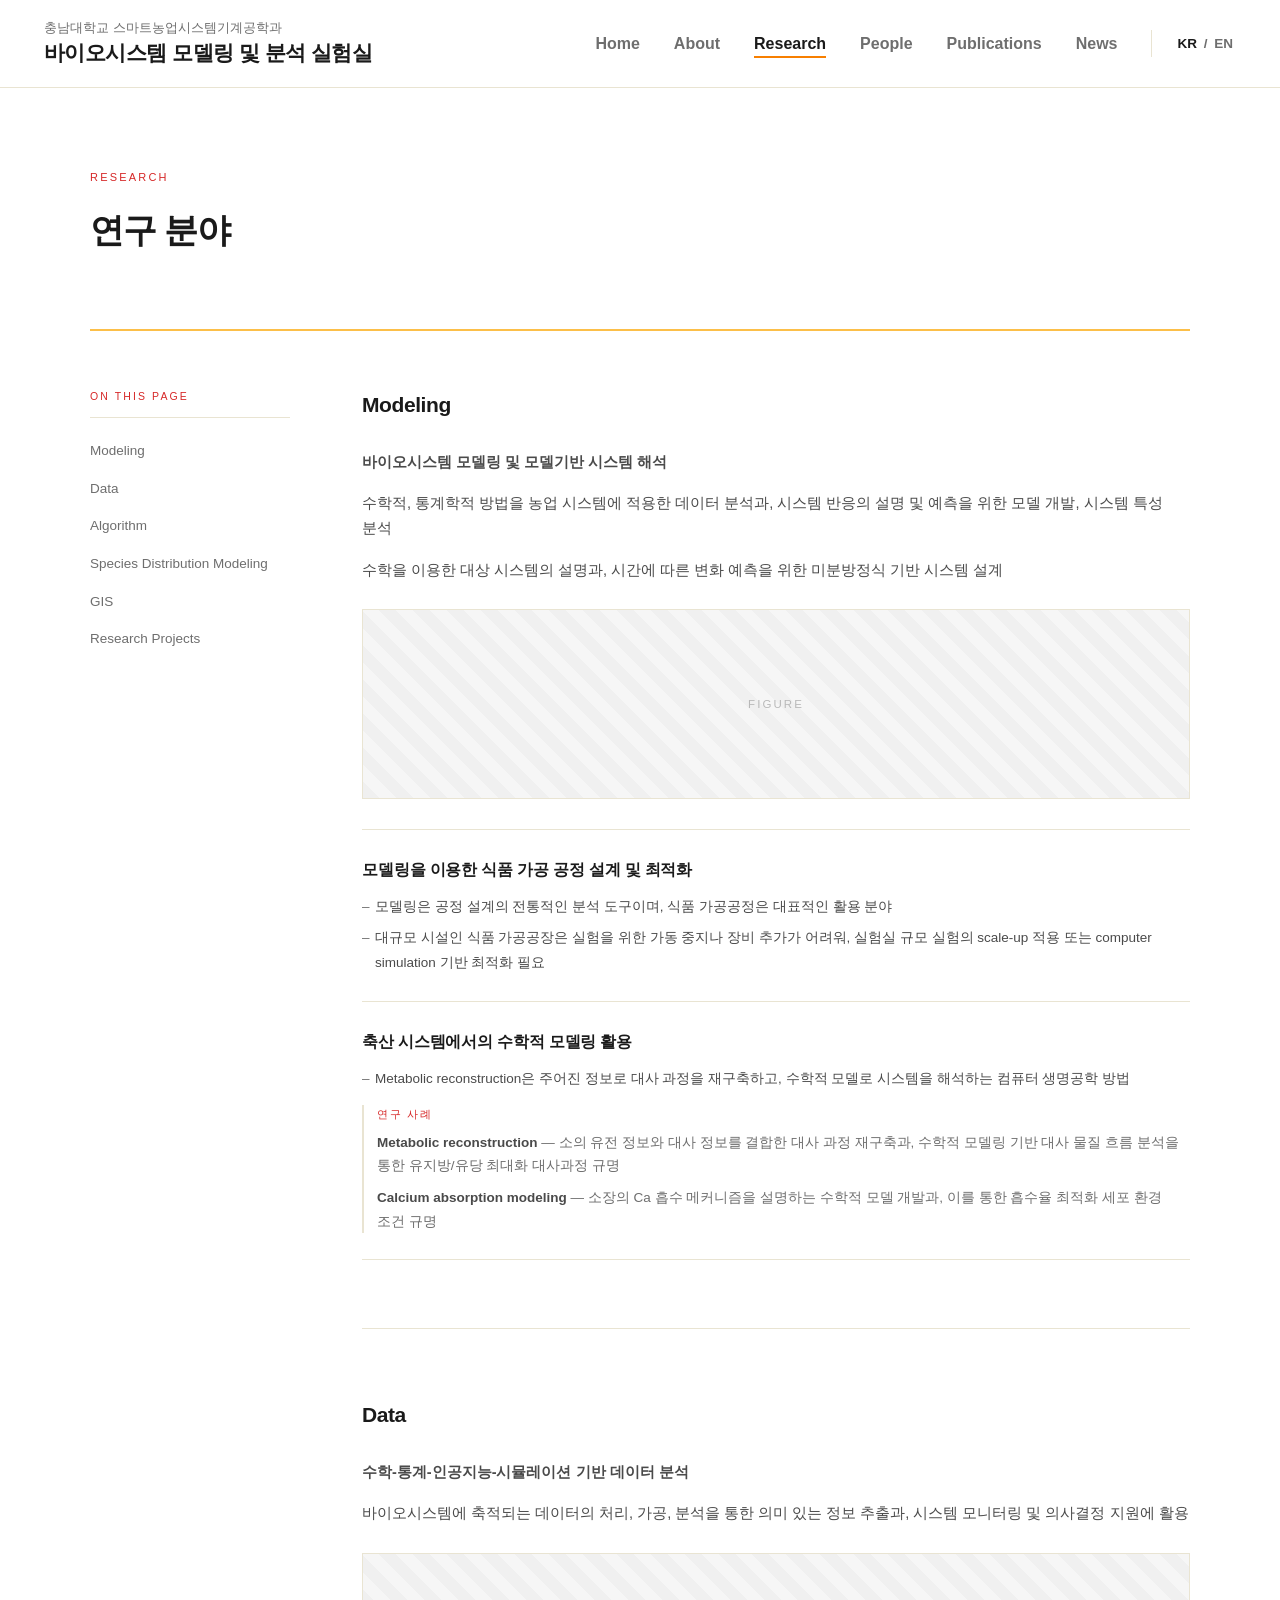
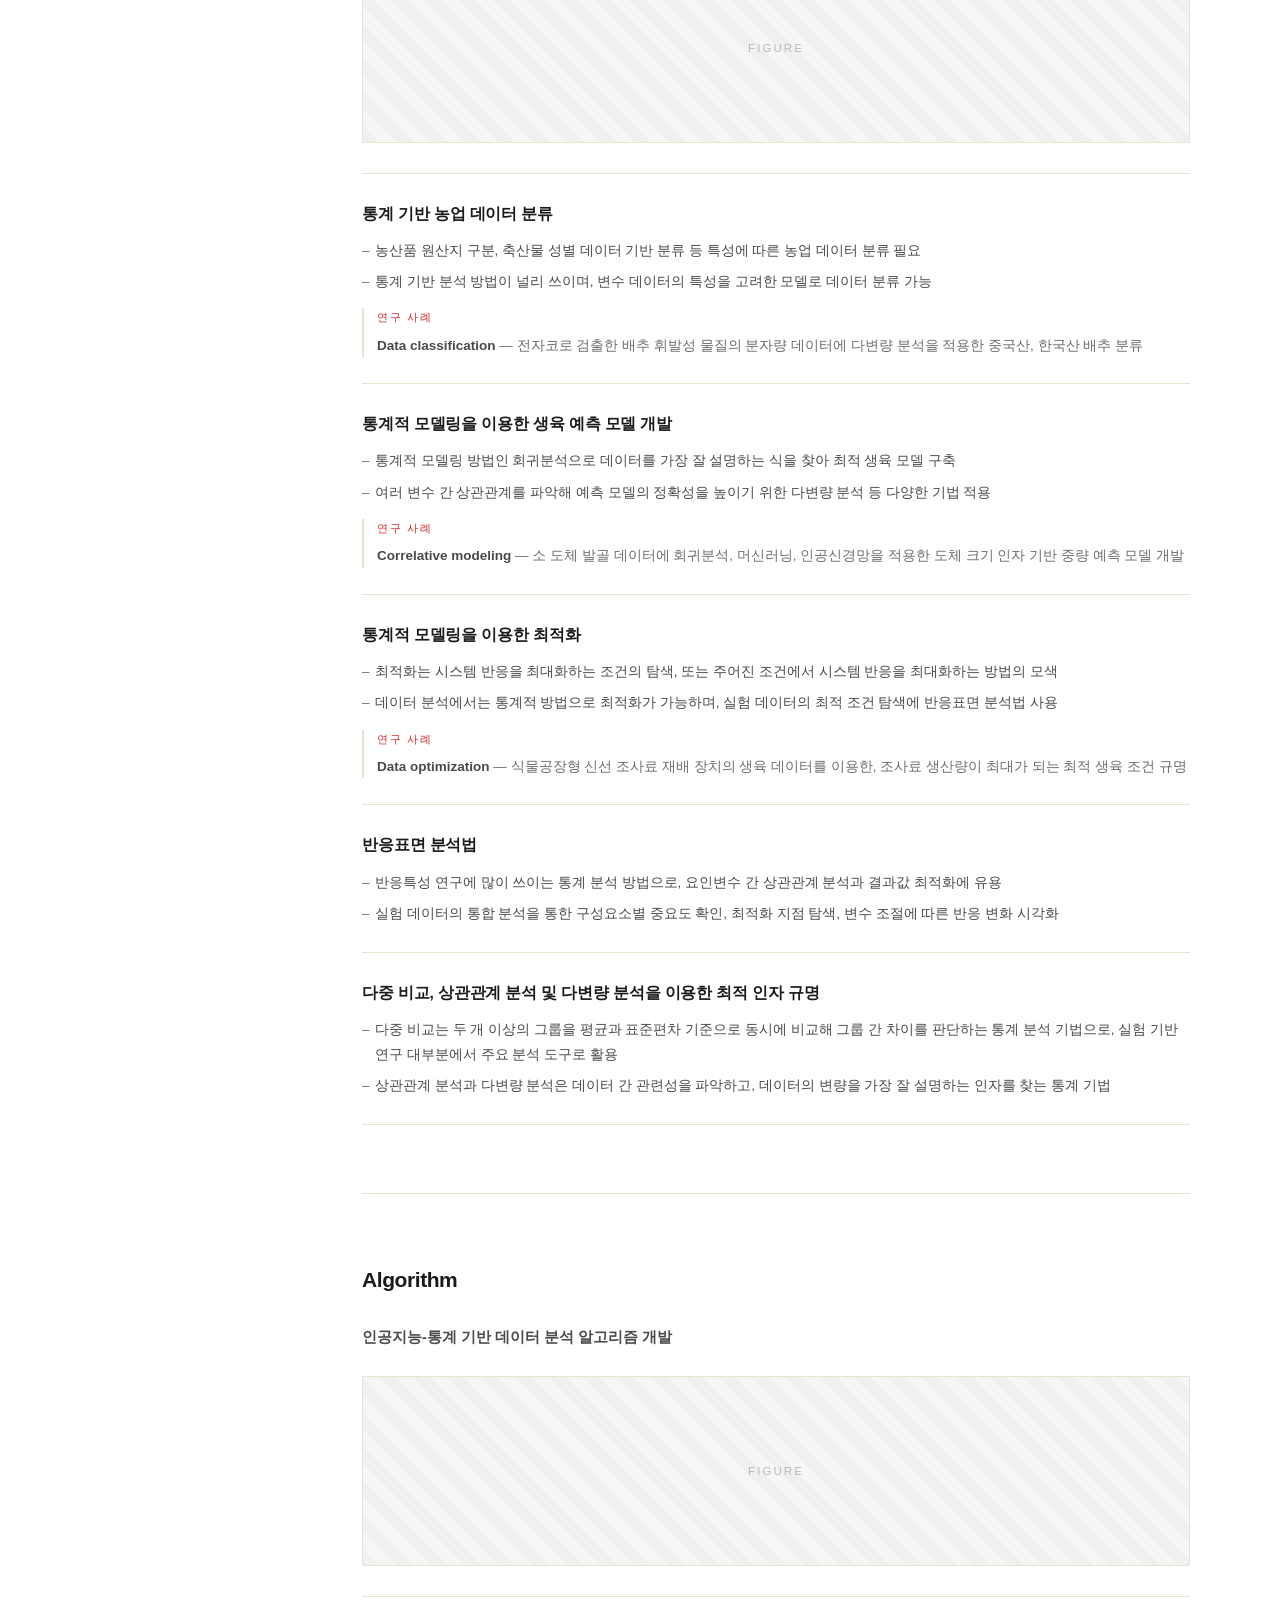
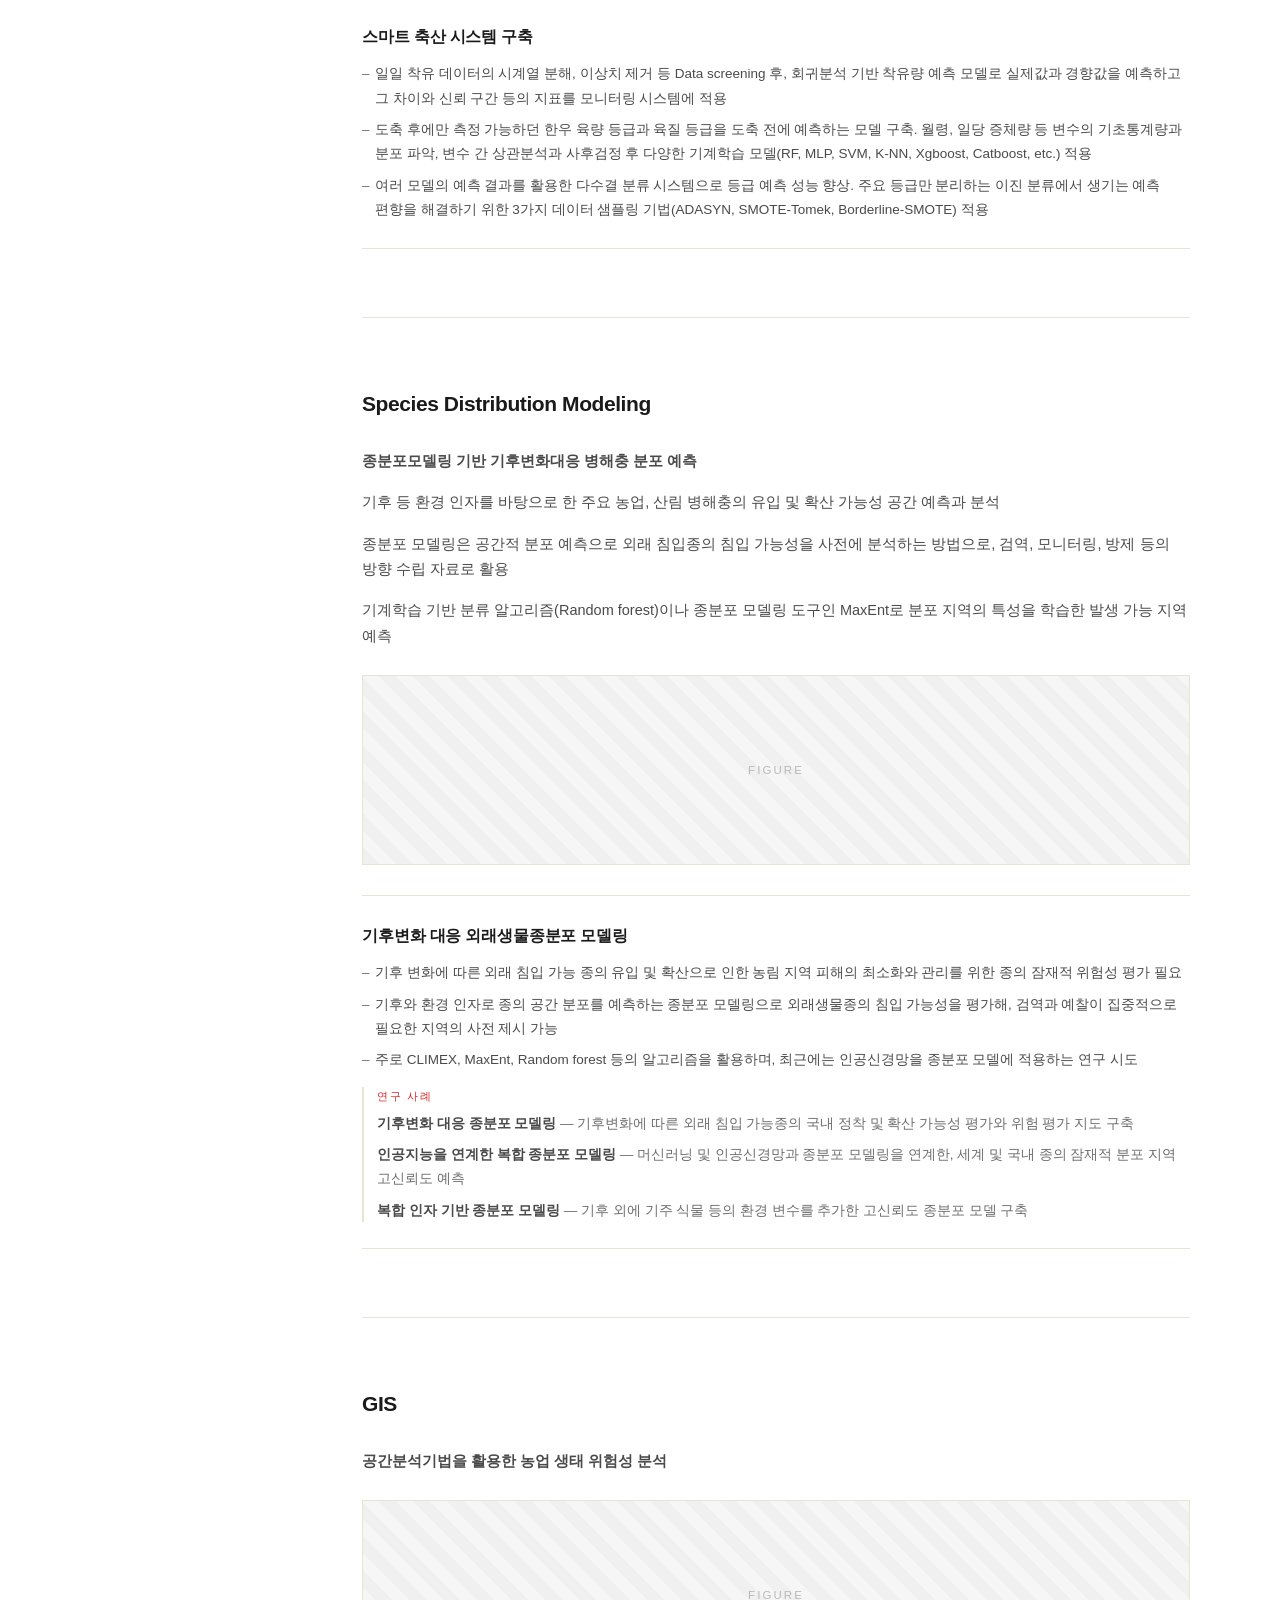
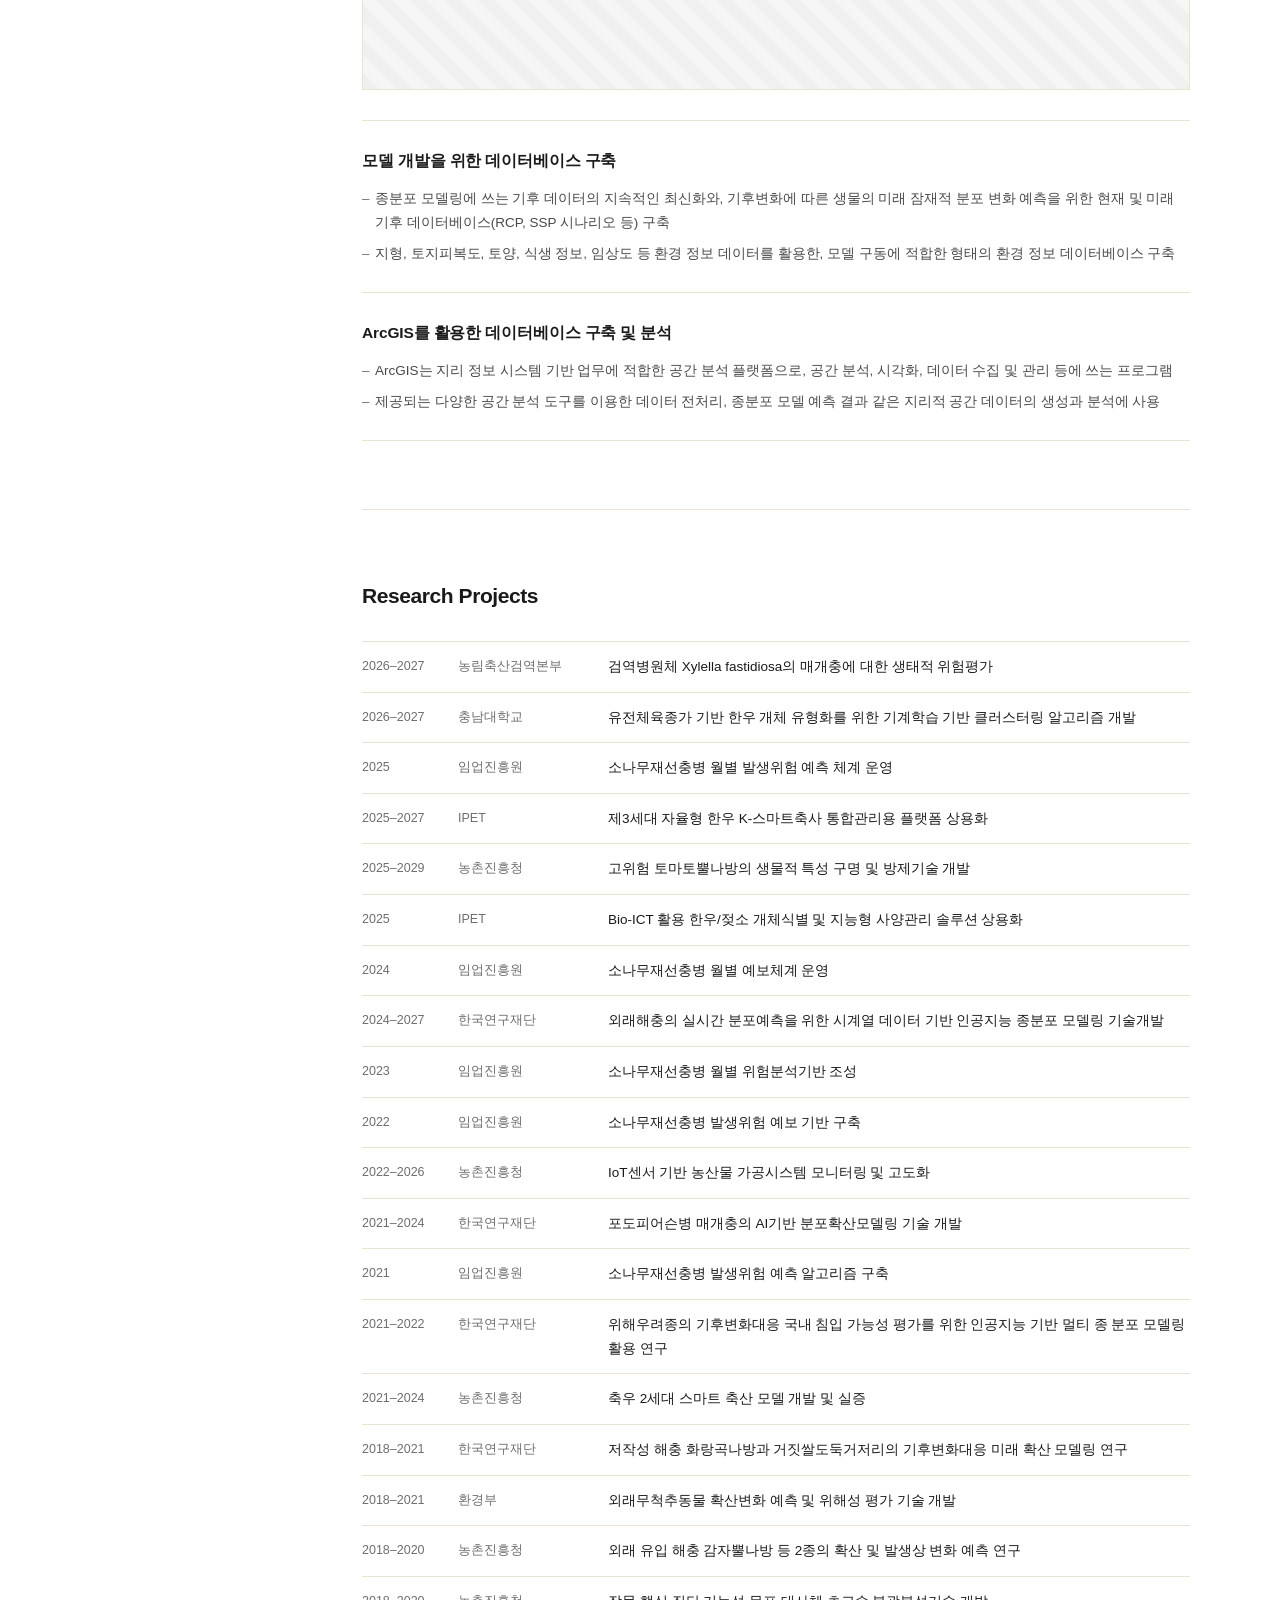
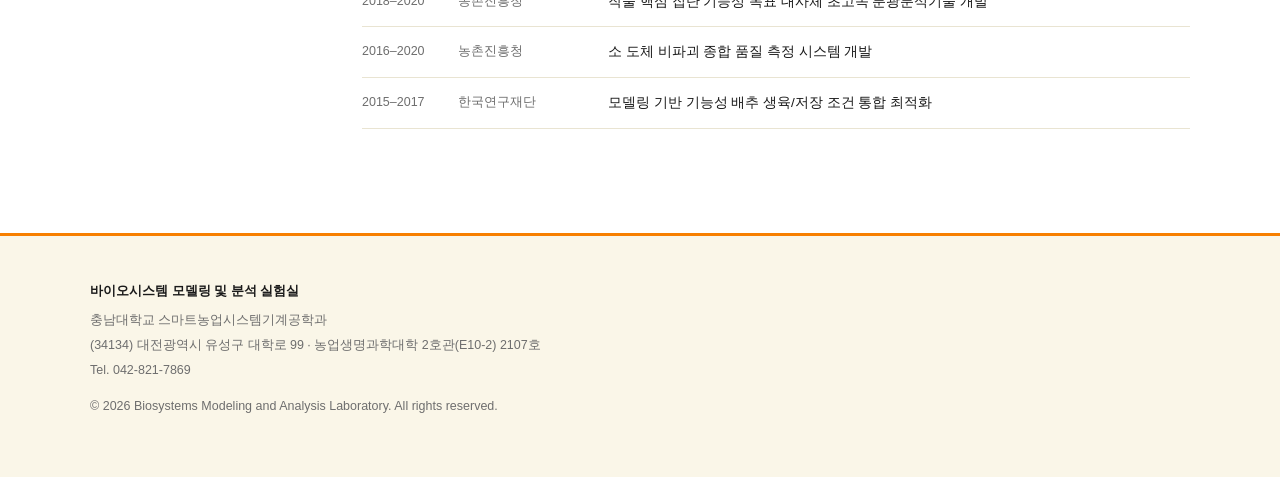
<file: research.html>
<!DOCTYPE html>
<html lang="ko">
<head>
<meta charset="UTF-8">
<meta name="viewport" content="width=device-width, initial-scale=1.0">
<title>연구 분야 | 바이오시스템 모델링 및 분석 실험실</title>
<link rel="stylesheet" href="assets/css/style.css">
<style>
  .area-lead { font-size: 15px; font-weight: 600; color: var(--ink); margin-bottom: 12px; }
  .topic { padding: 26px 0; border-bottom: 1px solid var(--line); }
  .topic:first-of-type { border-top: 1px solid var(--line); }
  .topic h3 { font-size: 15.5px; font-weight: 600; margin-bottom: 12px; letter-spacing: -.01em; }
  .topic ul { list-style: none; }
  .topic li {
    font-size: 13.5px; color: var(--ink-soft); line-height: 1.8;
    padding-left: 13px; position: relative; margin-bottom: 7px;
  }
  .topic li:last-child { margin-bottom: 0; }
  .topic li::before { content: "\2013"; position: absolute; left: 0; color: var(--muted); }

  .example { margin-top: 14px; padding-left: 13px; border-left: 2px solid var(--line); }
  .example .ex-label {
    font-size: 11px; letter-spacing: .16em; text-transform: uppercase;
    color: var(--label); margin-bottom: 6px;
  }
  .example p { font-size: 13.5px; color: var(--muted); line-height: 1.75; margin-bottom: 8px; }
  .example p:last-child { margin-bottom: 0; }
  .example strong { color: var(--ink-soft); font-weight: 600; }

  .fig { height: 190px; margin: 26px 0 10px; }
  .proj { display: flex; gap: 20px; padding: 13px 0; border-bottom: 1px solid var(--line); font-size: 13.5px; }
  .proj:first-of-type { border-top: 1px solid var(--line); }
  .proj .agency { min-width: 130px; color: var(--muted); font-size: 12.5px; padding-top: 1px; }
  .proj .period { min-width: 76px; color: var(--muted); font-size: 12.5px; padding-top: 1px; font-variant-numeric: tabular-nums; }

  @media (max-width: 900px) {
    .proj { flex-direction: column; gap: 4px; }
    .proj .agency, .proj .period { min-width: 0; }
  }
</style>
</head>
<body data-lang="ko">
<header class="site-header">
  <a class="brand" href="index.html">
    <span class="brand-affil">
      <span class="ko">충남대학교 스마트농업시스템기계공학과</span>
      <span class="en">Smart Agriculture Systems Machinery Engineering, CNU</span>
    </span>
    <strong>
      <span class="ko">바이오시스템 모델링 및 분석 실험실</span>
      <span class="en">Biosystems Modeling and Analysis Laboratory</span>
    </strong>
  </a>
  <button class="menu-toggle" onclick="toggleMenu()">&#9776;</button>
  <nav class="gnb">
    <a href="index.html">Home</a>
    <a href="about.html">About</a>
    <a href="research.html" class="active">Research</a>
    <a href="people.html">People</a>
    <a href="publications.html">Publications</a>
    <a href="news.html">News</a>
    <span class="lang-switch">
      <button onclick="setLang('ko')" id="btn-ko" class="on">KR</button> /
      <button onclick="setLang('en')" id="btn-en">EN</button>
    </span>
  </nav>
</header>
<main class="page-head">
  <div class="wrap">
    <div class="page-top">
      <div class="section-label">Research</div>
      <h1 class="page-title">
        <span class="ko">연구 분야</span>
        <span class="en">Research Areas</span>
      </h1>
    </div>
    <div class="subpage">
      <aside class="side-toc">
        <div class="toc-label">On this page</div>
        <a href="#modeling">Modeling</a>
        <a href="#data">Data</a>
        <a href="#algorithm">Algorithm</a>
        <a href="#spatial">Species Distribution Modeling</a>
        <a href="#gis">GIS</a>
        <a href="#projects">Research Projects</a>
      </aside>
      <div class="subpage-body">
        <section id="modeling">
          <h2>Modeling</h2>
          <p class="area-lead"><span class="ko">바이오시스템 모델링 및 모델기반 시스템 해석</span><span class="en">Biosystems modeling and model-based system analysis</span></p>
          <p><span class="ko">수학적, 통계학적 방법을 농업 시스템에 적용한 데이터 분석과, 시스템 반응의 설명 및 예측을 위한 모델 개발, 시스템 특성 분석</span><span class="en">Development of models and analysis of system characteristics to analyze data or explain and predict system responses by applying mathematical and statistical methods to agricultural systems</span></p>
          <p><span class="ko">수학을 이용한 대상 시스템의 설명과, 시간에 따른 변화 예측을 위한 미분방정식 기반 시스템 설계</span><span class="en">Mathematical modeling describes a target system using mathematics and designs the system using differential equations, particularly to predict changes over time.</span></p>
          <div class="ph fig">FIGURE</div>
          <div style="margin-top:30px;">
            <div class="topic">
              <h3><span class="ko">모델링을 이용한 식품 가공 공정 설계 및 최적화</span><span class="en">Design and Optimization of Food Processing Using Modeling</span></h3>
              <ul>
                <li><span class="ko">모델링은 공정 설계의 전통적인 분석 도구이며, 식품 가공공정은 대표적인 활용 분야</span><span class="en">Modeling has traditionally been widely used in process design, and food processing is a representative field where modeling is actively applied.</span></li>
                <li><span class="ko">대규모 시설인 식품 가공공장은 실험을 위한 가동 중지나 장비 추가가 어려워, 실험실 규모 실험의 scale-up 적용 또는 computer simulation 기반 최적화 필요</span><span class="en">Because food processing plants operate large-scale facilities, operations cannot be halted or new equipment added solely for experimentation. Therefore, optimization must be performed by applying a scale-up of laboratory-scale experiments or through computer simulation.</span></li>
              </ul>
            </div>
            <div class="topic">
              <h3><span class="ko">축산 시스템에서의 수학적 모델링 활용</span><span class="en">Application of Mathematical Modeling in Livestock Systems</span></h3>
              <ul>
                <li><span class="ko">Metabolic reconstruction은 주어진 정보로 대사 과정을 재구축하고, 수학적 모델로 시스템을 해석하는 컴퓨터 생명공학 방법</span><span class="en">Metabolic reconstruction is a computational biotechnology method that reconstructs metabolic pathways using available information and applies mathematical models to analyze the system.</span></li>
              </ul>
              <div class="example">
                <div class="ex-label"><span class="ko">연구 사례</span><span class="en">Case study</span></div>
                <p><span class="ko"><strong>Metabolic reconstruction</strong> &mdash; 소의 유전 정보와 대사 정보를 결합한 대사 과정 재구축과, 수학적 모델링 기반 대사 물질 흐름 분석을 통한 유지방/유당 최대화 대사과정 규명</span><span class="en"><strong>Metabolic reconstruction</strong> &mdash; Reconstruction of metabolic pathways by integrating bovine genetic and metabolic information, and analysis of metabolic fluxes using mathematical modeling to identify metabolic pathways that maximize milk fat and lactose</span></p>
                <p><span class="ko"><strong>Calcium absorption modeling</strong> &mdash; 소장의 Ca 흡수 메커니즘을 설명하는 수학적 모델 개발과, 이를 통한 흡수율 최적화 세포 환경 조건 규명</span><span class="en"><strong>Calcium absorption modeling</strong> &mdash; Development of a mathematical model explaining the Ca absorption mechanism in the small intestine to identify cellular environmental conditions that optimize the absorption rate</span></p>
              </div>
            </div>
          </div>
        </section>
        <section id="data">
          <h2>Data</h2>
          <p class="area-lead"><span class="ko">수학-통계-인공지능-시뮬레이션 기반 데이터 분석</span><span class="en">Data analysis based on mathematics, statistics, artificial intelligence, and simulation</span></p>
          <p><span class="ko">바이오시스템에 축적되는 데이터의 처리, 가공, 분석을 통한 의미 있는 정보 추출과, 시스템 모니터링 및 의사결정 지원에 활용</span><span class="en">Data accumulated in biosystems are processed, refined, and analyzed to extract meaningful information and utilized for system monitoring and decision-making support.</span></p>
          <div class="ph fig">FIGURE</div>
          <div style="margin-top:30px;">
            <div class="topic">
              <h3><span class="ko">통계 기반 농업 데이터 분류</span><span class="en">Statistical Classification of Agricultural Data</span></h3>
              <ul>
                <li><span class="ko">농산품 원산지 구분, 축산물 성별 데이터 기반 분류 등 특성에 따른 농업 데이터 분류 필요</span><span class="en">Agricultural data often need to be classified according to their characteristics, such as identifying the geographical origin of agricultural products or classifying livestock products based on gender data.</span></li>
                <li><span class="ko">통계 기반 분석 방법이 널리 쓰이며, 변수 데이터의 특성을 고려한 모델로 데이터 분류 가능</span><span class="en">Statistically based analytical methods are widely used, enabling data classification through models that account for the characteristics of variable data.</span></li>
              </ul>
              <div class="example">
                <div class="ex-label"><span class="ko">연구 사례</span><span class="en">Case study</span></div>
                <p><span class="ko"><strong>Data classification</strong> &mdash; 전자코로 검출한 배추 휘발성 물질의 분자량 데이터에 다변량 분석을 적용한 중국산, 한국산 배추 분류</span><span class="en"><strong>Data classification</strong> &mdash; Classification of Chinese and Korean Chinese cabbages by applying multivariate analysis to molecular weight data of volatile compounds detected using an electronic nose (e-nose)</span></p>
              </div>
            </div>
            <div class="topic">
              <h3><span class="ko">통계적 모델링을 이용한 생육 예측 모델 개발</span><span class="en">Development of Growth Prediction Models Using Statistical Modeling</span></h3>
              <ul>
                <li><span class="ko">통계적 모델링 방법인 회귀분석으로 데이터를 가장 잘 설명하는 식을 찾아 최적 생육 모델 구축</span><span class="en">Optimal growth models are constructed by developing the best-fitting equations to describe the data through regression analysis, a statistical modeling method.</span></li>
                <li><span class="ko">여러 변수 간 상관관계를 파악해 예측 모델의 정확성을 높이기 위한 다변량 분석 등 다양한 기법 적용</span><span class="en">Various techniques, including multivariate analysis, are applied to identify correlations among multiple variables and improve the accuracy of predictive models.</span></li>
              </ul>
              <div class="example">
                <div class="ex-label"><span class="ko">연구 사례</span><span class="en">Case study</span></div>
                <p><span class="ko"><strong>Correlative modeling</strong> &mdash; 소 도체 발골 데이터에 회귀분석, 머신러닝, 인공신경망을 적용한 도체 크기 인자 기반 중량 예측 모델 개발</span><span class="en"><strong>Correlative modeling</strong> &mdash; Development of a model for predicting weight from carcass size factors by applying regression analysis, machine learning, and artificial neural networks to beef carcass deboning data</span></p>
              </div>
            </div>
            <div class="topic">
              <h3><span class="ko">통계적 모델링을 이용한 최적화</span><span class="en">Optimization Using Statistical Modeling</span></h3>
              <ul>
                <li><span class="ko">최적화는 시스템 반응을 최대화하는 조건의 탐색, 또는 주어진 조건에서 시스템 반응을 최대화하는 방법의 모색</span><span class="en">Optimization involves exploring conditions that maximize a system's response or finding methods to maximize the system's response under given conditions.</span></li>
                <li><span class="ko">데이터 분석에서는 통계적 방법으로 최적화가 가능하며, 실험 데이터의 최적 조건 탐색에 반응표면 분석법 사용</span><span class="en">In data analysis, optimization can be achieved through statistical methods, and response surface methodology (RSM) is used to explore optimal conditions in experimental data.</span></li>
              </ul>
              <div class="example">
                <div class="ex-label"><span class="ko">연구 사례</span><span class="en">Case study</span></div>
                <p><span class="ko"><strong>Data optimization</strong> &mdash; 식물공장형 신선 조사료 재배 장치의 생육 데이터를 이용한, 조사료 생산량이 최대가 되는 최적 생육 조건 규명</span><span class="en"><strong>Data optimization</strong> &mdash; Identification of optimal growth conditions that maximize forage production using forage growth data from a plant-factory-type fresh forage cultivation system</span></p>
              </div>
            </div>
            <div class="topic">
              <h3><span class="ko">반응표면 분석법</span><span class="en">Response Surface Methodology (RSM)</span></h3>
              <ul>
                <li><span class="ko">반응특성 연구에 많이 쓰이는 통계 분석 방법으로, 요인변수 간 상관관계 분석과 결과값 최적화에 유용</span><span class="en">As one of the statistical analysis methods widely used in response characterization studies, it is useful for analyzing correlations among factor variables and optimizing output values.</span></li>
                <li><span class="ko">실험 데이터의 통합 분석을 통한 구성요소별 중요도 확인, 최적화 지점 탐색, 변수 조절에 따른 반응 변화 시각화</span><span class="en">By comprehensively analyzing data obtained through experiments, it determines the relative importance of each component on the outcome, identifies optimal points, and visually represents response changes according to variable adjustments.</span></li>
              </ul>
            </div>
            <div class="topic">
              <h3><span class="ko">다중 비교, 상관관계 분석 및 다변량 분석을 이용한 최적 인자 규명</span><span class="en">Identification of Optimal Factors Using Multiple Comparisons, Correlation Analysis, and Multivariate Analysis</span></h3>
              <ul>
                <li><span class="ko">다중 비교는 두 개 이상의 그룹을 평균과 표준편차 기준으로 동시에 비교해 그룹 간 차이를 판단하는 통계 분석 기법으로, 실험 기반 연구 대부분에서 주요 분석 도구로 활용</span><span class="en">Multiple comparisons are a statistical analysis technique that simultaneously compares two or more groups based on their means and standard deviations to determine differences among groups, and are widely used as a primary analytical tool in most experiment-based studies.</span></li>
                <li><span class="ko">상관관계 분석과 다변량 분석은 데이터 간 관련성을 파악하고, 데이터의 변량을 가장 잘 설명하는 인자를 찾는 통계 기법</span><span class="en">Correlation analysis and multivariate analysis are statistical techniques used to identify relationships among given data and to find the factors that best explain data variance.</span></li>
              </ul>
            </div>
          </div>
        </section>
        <section id="algorithm">
          <h2>Algorithm</h2>
          <p class="area-lead"><span class="ko">인공지능-통계 기반 데이터 분석 알고리즘 개발</span><span class="en">Development of data analysis algorithms based on artificial intelligence and statistics</span></p>
          <div class="ph fig">FIGURE</div>
          <div style="margin-top:30px;">
            <div class="topic">
              <h3><span class="ko">스마트 축산 시스템 구축</span><span class="en">Establishment of Smart Livestock Systems</span></h3>
              <ul>
                <li><span class="ko">일일 착유 데이터의 시계열 분해, 이상치 제거 등 Data screening 후, 회귀분석 기반 착유량 예측 모델로 실제값과 경향값을 예측하고 그 차이와 신뢰 구간 등의 지표를 모니터링 시스템에 적용</span><span class="en">After performing Data screening such as time-series decomposition and outlier removal on daily milking data, actual and trend values are predicted based on a milk yield prediction model constructed through regression analysis. Indicators obtained from this process, including differences and confidence intervals, are then applied to the monitoring system.</span></li>
                <li><span class="ko">도축 후에만 측정 가능하던 한우 육량 등급과 육질 등급을 도축 전에 예측하는 모델 구축. 월령, 일당 증체량 등 변수의 기초통계량과 분포 파악, 변수 간 상관분석과 사후검정 후 다양한 기계학습 모델(RF, MLP, SVM, K-NN, Xgboost, Catboost, etc.) 적용</span><span class="en">Models are constructed to predict before slaughter the yield grade and quality grade of Hanwoo (Korean cattle), which previously could only be measured after slaughter. To this end, descriptive statistics and data distributions are examined using variables such as age in months and average daily gain, and correlation analysis and post-hoc tests among variables are performed before applying various machine learning models (RF, MLP, SVM, K-NN, Xgboost, Catboost, etc.).</span></li>
                <li><span class="ko">여러 모델의 예측 결과를 활용한 다수결 분류 시스템으로 등급 예측 성능 향상. 주요 등급만 분리하는 이진 분류에서 생기는 예측 편향을 해결하기 위한 3가지 데이터 샘플링 기법(ADASYN, SMOTE-Tomek, Borderline-SMOTE) 적용</span><span class="en">To improve the performance of the grade prediction models, a majority-voting classification system that utilizes the prediction results of multiple models is developed. Additionally, three data resampling techniques (ADASYN, SMOTE-Tomek, Borderline-SMOTE) are applied to resolve prediction bias arising during binary classification that separates only the major grades.</span></li>
              </ul>
            </div>
          </div>
        </section>
        <section id="spatial">
          <h2>Species Distribution Modeling</h2>
          <p class="area-lead"><span class="ko">종분포모델링 기반 기후변화대응 병해충 분포 예측</span><span class="en">Prediction of pest and disease distribution in response to climate change based on species distribution modeling (SDM)</span></p>
          <p><span class="ko">기후 등 환경 인자를 바탕으로 한 주요 농업, 산림 병해충의 유입 및 확산 가능성 공간 예측과 분석</span><span class="en">Spatial prediction and analysis of the introduction and spread potential of major agricultural and forest pests and diseases based on environmental factors such as climate</span></p>
          <p><span class="ko">종분포 모델링은 공간적 분포 예측으로 외래 침입종의 침입 가능성을 사전에 분석하는 방법으로, 검역, 모니터링, 방제 등의 방향 수립 자료로 활용</span><span class="en">Species distribution modeling (SDM) analyzes the invasion potential of invasive alien species in advance through spatial distribution prediction and serves as a basis for establishing directions for quarantine, monitoring, and control.</span></p>
          <p><span class="ko">기계학습 기반 분류 알고리즘(Random forest)이나 종분포 모델링 도구인 MaxEnt로 분포 지역의 특성을 학습한 발생 가능 지역 예측</span><span class="en">Machine learning-based classification algorithms (Random forest) and the species distribution modeling (SDM) tool MaxEnt are used to predict potential occurrence areas based on learning the characteristics of distribution areas.</span></p>
          <div class="ph fig">FIGURE</div>
          <div style="margin-top:30px;">
            <div class="topic">
              <h3><span class="ko">기후변화 대응 외래생물종분포 모델링</span><span class="en">Distribution Modeling of Invasive Alien Species in Response to Climate Change Using Species Distribution Models</span></h3>
              <ul>
                <li><span class="ko">기후 변화에 따른 외래 침입 가능 종의 유입 및 확산으로 인한 농림 지역 피해의 최소화와 관리를 위한 종의 잠재적 위험성 평가 필요</span><span class="en">To minimize damage to agricultural and forest areas caused by the introduction and spread of potentially invasive alien species under climate change and to manage them effectively, it is necessary to assess their potential risk.</span></li>
                <li><span class="ko">기후와 환경 인자로 종의 공간 분포를 예측하는 종분포 모델링으로 외래생물종의 침입 가능성을 평가해, 검역과 예찰이 집중적으로 필요한 지역의 사전 제시 가능</span><span class="en">By evaluating the invasion potential of invasive alien species using species distribution modeling (SDM), which predicts the spatial distribution of species based on climatic and environmental factors, areas requiring intensive quarantine and surveillance can be identified in advance.</span></li>
                <li><span class="ko">주로 CLIMEX, MaxEnt, Random forest 등의 알고리즘을 활용하며, 최근에는 인공신경망을 종분포 모델에 적용하는 연구 시도</span><span class="en">Algorithms such as CLIMEX, MaxEnt, and Random forest are primarily used, and recent studies have explored applying artificial neural networks to species distribution models.</span></li>
              </ul>
              <div class="example">
                <div class="ex-label"><span class="ko">연구 사례</span><span class="en">Case study</span></div>
                <p><span class="ko"><strong>기후변화 대응 종분포 모델링</strong> &mdash; 기후변화에 따른 외래 침입 가능종의 국내 정착 및 확산 가능성 평가와 위험 평가 지도 구축</span><span class="en"><strong>Species distribution modeling (SDM) in response to climate change</strong> &mdash; Evaluation of the domestic establishment and spread potential of potentially invasive alien species under climate change and construction of risk maps</span></p>
                <p><span class="ko"><strong>인공지능을 연계한 복합 종분포 모델링</strong> &mdash; 머신러닝 및 인공신경망과 종분포 모델링을 연계한, 세계 및 국내 종의 잠재적 분포 지역 고신뢰도 예측</span><span class="en"><strong>Hybrid species distribution modeling (SDM) integrated with artificial intelligence</strong> &mdash; Prediction of potential global and domestic distribution areas of species with high reliability by integrating machine learning and artificial neural networks with species distribution modeling (SDM)</span></p>
                <p><span class="ko"><strong>복합 인자 기반 종분포 모델링</strong> &mdash; 기후 외에 기주 식물 등의 환경 변수를 추가한 고신뢰도 종분포 모델 구축</span><span class="en"><strong>Multi-factor species distribution modeling (SDM)</strong> &mdash; Construction of high-reliability species distribution models by incorporating environmental variables such as host plants in addition to climate</span></p>
              </div>
            </div>
          </div>
        </section>
        <section id="gis">
          <h2>GIS</h2>
          <p class="area-lead"><span class="ko">공간분석기법을 활용한 농업 생태 위험성 분석</span><span class="en">Risk analysis of agricultural ecosystems using spatial analysis techniques</span></p>
          <div class="ph fig">FIGURE</div>
          <div style="margin-top:30px;">
            <div class="topic">
              <h3><span class="ko">모델 개발을 위한 데이터베이스 구축</span><span class="en">Database Construction for Model Development</span></h3>
              <ul>
                <li><span class="ko">종분포 모델링에 쓰는 기후 데이터의 지속적인 최신화와, 기후변화에 따른 생물의 미래 잠재적 분포 변화 예측을 위한 현재 및 미래 기후 데이터베이스(RCP, SSP 시나리오 등) 구축</span><span class="en">Climate data used in species distribution modeling (SDM) are continuously updated, and current and future climate databases (such as RCP and SSP scenarios) are constructed to predict future changes in the potential distribution of organisms under climate change.</span></li>
                <li><span class="ko">지형, 토지피복도, 토양, 식생 정보, 임상도 등 환경 정보 데이터를 활용한, 모델 구동에 적합한 형태의 환경 정보 데이터베이스 구축</span><span class="en">Environmental information databases suitable for model operation are constructed using environmental data such as topography, land cover maps, soil, vegetation information, and forest type maps.</span></li>
              </ul>
            </div>
            <div class="topic">
              <h3><span class="ko">ArcGIS를 활용한 데이터베이스 구축 및 분석</span><span class="en">Database Construction and Analysis Using ArcGIS</span></h3>
              <ul>
                <li><span class="ko">ArcGIS는 지리 정보 시스템 기반 업무에 적합한 공간 분석 플랫폼으로, 공간 분석, 시각화, 데이터 수집 및 관리 등에 쓰는 프로그램</span><span class="en">ArcGIS is a spatial analysis platform suited for geographic information system (GIS)-based tasks and is a program used to analyze and visualize data, including spatial analysis, visualization, and data collection and management.</span></li>
                <li><span class="ko">제공되는 다양한 공간 분석 도구를 이용한 데이터 전처리, 종분포 모델 예측 결과 같은 지리적 공간 데이터의 생성과 분석에 사용</span><span class="en">It is primarily used to perform data preprocessing based on the various spatial analysis tools provided, or to generate and analyze geospatial data such as prediction results from species distribution models.</span></li>
              </ul>
            </div>
          </div>
        </section>
        <section id="projects">
          <h2>Research Projects</h2>
          <div class="proj"><span class="period">2026–2027</span><span class="agency"><span class="ko">농림축산검역본부</span><span class="en">APQA</span></span><span><span class="ko">검역병원체 Xylella fastidiosa의 매개충에 대한 생태적 위험평가</span><span class="en">Ecological risk assessment of insect vectors of the quarantine pathogen <i>Xylella fastidiosa</i></span></span></div>
          <div class="proj"><span class="period">2026–2027</span><span class="agency"><span class="ko">충남대학교</span><span class="en">CNU</span></span><span><span class="ko">유전체육종가 기반 한우 개체 유형화를 위한 기계학습 기반 클러스터링 알고리즘 개발</span><span class="en">Development of machine learning-based clustering algorithms for classifying Hanwoo (Korean cattle) by genomic estimated breeding values</span></span></div>
          <div class="proj"><span class="period">2025</span><span class="agency"><span class="ko">임업진흥원</span><span class="en">KOFPI</span></span><span><span class="ko">소나무재선충병 월별 발생위험 예측 체계 운영</span><span class="en">Operation of a monthly occurrence risk prediction system for pine wilt disease</span></span></div>
          <div class="proj"><span class="period">2025–2027</span><span class="agency">IPET</span><span><span class="ko">제3세대 자율형 한우 K-스마트축사 통합관리용 플랫폼 상용화</span><span class="en">Commercialization of an integrated management platform for third-generation autonomous Hanwoo K-smart barns</span></span></div>
          <div class="proj"><span class="period">2025–2029</span><span class="agency"><span class="ko">농촌진흥청</span><span class="en">RDA</span></span><span><span class="ko">고위험 토마토뿔나방의 생물적 특성 구명 및 방제기술 개발</span><span class="en">Identification of biological characteristics and development of control technologies for the high-risk tomato leafminer (<i>Tuta absoluta</i>)</span></span></div>
          <div class="proj"><span class="period">2025</span><span class="agency">IPET</span><span><span class="ko">Bio-ICT 활용 한우/젖소 개체식별 및 지능형 사양관리 솔루션 상용화</span><span class="en">Commercialization of individual identification and intelligent feeding management solutions for Hanwoo and dairy cattle using Bio-ICT</span></span></div>
          <div class="proj"><span class="period">2024</span><span class="agency"><span class="ko">임업진흥원</span><span class="en">KOFPI</span></span><span><span class="ko">소나무재선충병 월별 예보체계 운영</span><span class="en">Operation of a monthly forecasting system for pine wilt disease</span></span></div>
          <div class="proj"><span class="period">2024–2027</span><span class="agency"><span class="ko">한국연구재단</span><span class="en">NRF</span></span><span><span class="ko">외래해충의 실시간 분포예측을 위한 시계열 데이터 기반 인공지능 종분포 모델링 기술개발</span><span class="en">Development of time-series data-based artificial intelligence species distribution modeling (SDM) technology for real-time distribution prediction of invasive alien pests</span></span></div>
          <div class="proj"><span class="period">2023</span><span class="agency"><span class="ko">임업진흥원</span><span class="en">KOFPI</span></span><span><span class="ko">소나무재선충병 월별 위험분석기반 조성</span><span class="en">Establishment of a monthly risk analysis framework for pine wilt disease</span></span></div>
          <div class="proj"><span class="period">2022</span><span class="agency"><span class="ko">임업진흥원</span><span class="en">KOFPI</span></span><span><span class="ko">소나무재선충병 발생위험 예보 기반 구축</span><span class="en">Establishment of an occurrence risk forecasting framework for pine wilt disease</span></span></div>
          <div class="proj"><span class="period">2022–2026</span><span class="agency"><span class="ko">농촌진흥청</span><span class="en">RDA</span></span><span><span class="ko">IoT센서 기반 농산물 가공시스템 모니터링 및 고도화</span><span class="en">Monitoring and advancement of agricultural product processing systems based on IoT sensors</span></span></div>
          <div class="proj"><span class="period">2021–2024</span><span class="agency"><span class="ko">한국연구재단</span><span class="en">NRF</span></span><span><span class="ko">포도피어슨병 매개충의 AI기반 분포확산모델링 기술 개발</span><span class="en">Development of AI-based distribution and spread modeling technology for insect vectors of Pierce's disease</span></span></div>
          <div class="proj"><span class="period">2021</span><span class="agency"><span class="ko">임업진흥원</span><span class="en">KOFPI</span></span><span><span class="ko">소나무재선충병 발생위험 예측 알고리즘 구축</span><span class="en">Development of an occurrence risk prediction algorithm for pine wilt disease</span></span></div>
          <div class="proj"><span class="period">2021–2022</span><span class="agency"><span class="ko">한국연구재단</span><span class="en">NRF</span></span><span><span class="ko">위해우려종의 기후변화대응 국내 침입 가능성 평가를 위한 인공지능 기반 멀티 종 분포 모델링 활용 연구</span><span class="en">Application of artificial intelligence-based multi-species distribution modeling to assess the domestic invasion potential of species of concern under climate change</span></span></div>
          <div class="proj"><span class="period">2021–2024</span><span class="agency"><span class="ko">농촌진흥청</span><span class="en">RDA</span></span><span><span class="ko">축우 2세대 스마트 축산 모델 개발 및 실증</span><span class="en">Development and demonstration of second-generation smart livestock models for cattle</span></span></div>
          <div class="proj"><span class="period">2018–2021</span><span class="agency"><span class="ko">한국연구재단</span><span class="en">NRF</span></span><span><span class="ko">저작성 해충 화랑곡나방과 거짓쌀도둑거저리의 기후변화대응 미래 확산 모델링 연구</span><span class="en">Future spread modeling of the stored-product pests Indian meal moth and confused flour beetle under climate change</span></span></div>
          <div class="proj"><span class="period">2018–2021</span><span class="agency"><span class="ko">환경부</span><span class="en">MOE</span></span><span><span class="ko">외래무척추동물 확산변화 예측 및 위해성 평가 기술 개발</span><span class="en">Development of technologies for predicting spread changes and assessing risks of alien invertebrates</span></span></div>
          <div class="proj"><span class="period">2018–2020</span><span class="agency"><span class="ko">농촌진흥청</span><span class="en">RDA</span></span><span><span class="ko">외래 유입 해충 감자뿔나방 등 2종의 확산 및 발생상 변화 예측 연구</span><span class="en">Prediction of spread and occurrence changes of two invasive pests including the potato tuber moth</span></span></div>
          <div class="proj"><span class="period">2018–2020</span><span class="agency"><span class="ko">농촌진흥청</span><span class="en">RDA</span></span><span><span class="ko">작물 핵심 집단 기능성 목표 대사체 초고속 분광분석기술 개발</span><span class="en">Development of high-throughput spectroscopic analysis technology for functional target metabolites in core crop collections</span></span></div>
          <div class="proj"><span class="period">2016–2020</span><span class="agency"><span class="ko">농촌진흥청</span><span class="en">RDA</span></span><span><span class="ko">소 도체 비파괴 종합 품질 측정 시스템 개발</span><span class="en">Development of a non-destructive comprehensive quality measurement system for beef carcasses</span></span></div>
          <div class="proj"><span class="period">2015–2017</span><span class="agency"><span class="ko">한국연구재단</span><span class="en">NRF</span></span><span><span class="ko">모델링 기반 기능성 배추 생육/저장 조건 통합 최적화</span><span class="en">Modeling-based integrated optimization of growth and storage conditions for functional Chinese cabbage</span></span></div>
        </section>
      </div>
    </div>
  </div>
</main>
<footer class="site-footer">
  <div class="wrap">
    <div class="f-name">
      <span class="ko">바이오시스템 모델링 및 분석 실험실</span>
      <span class="en">Biosystems Modeling and Analysis Laboratory</span>
    </div>
    <p>
      <span class="ko">충남대학교 스마트농업시스템기계공학과</span>
      <span class="en">Department of Smart Agriculture Systems Machinery Engineering, Chungnam National University</span>
    </p>
    <p>
      <span class="ko">(34134) 대전광역시 유성구 대학로 99 &middot; 농업생명과학대학 2호관(E10-2) 2107호</span>
      <span class="en">(34134) Room 2107, Building 2, College of Agriculture and Life Sciences, Chungnam National University, 99 Daehak-ro, Yuseong-gu, Daejeon</span>
    </p>
    <p>
      <span class="ko">Tel. 042-821-7869</span>
      <span class="en">Tel. +82-42-821-7869</span>
    </p>
    <p style="margin-top:14px;">&copy; 2026 Biosystems Modeling and Analysis Laboratory. All rights reserved.</p>
  </div>
</footer>
<script>
  function toggleMenu() {
    document.querySelector('.gnb').classList.toggle('open');
  }
  function setLang(lang) {
    document.body.dataset.lang = lang;
    var ko = document.getElementById('btn-ko'), en = document.getElementById('btn-en');
    if (ko && en) {
      ko.classList.toggle('on', lang === 'ko');
      en.classList.toggle('on', lang === 'en');
    }
  }
  (function () {
    var links = document.querySelectorAll('.side-toc a[href^="#"]');
    if (!links.length) return;
    var targets = [];
    links.forEach(function (a) {
      var el = document.getElementById(a.getAttribute('href').slice(1));
      if (el) targets.push({ link: a, el: el });
    });
    function onScroll() {
      var y = window.scrollY + 160, current = null;
      targets.forEach(function (t) { if (t.el.offsetTop <= y) current = t.link; });
      if (targets.length && window.innerHeight + window.scrollY >= document.documentElement.scrollHeight - 2) current = targets[targets.length - 1].link;   // 바닥에 닿으면 마지막 섹션 (짧은 끝 섹션은 기준선까지 못 올라온다)
      links.forEach(function (a) { a.classList.remove('active'); });
      if (current) current.classList.add('active');
    }
    window.addEventListener('scroll', onScroll, { passive: true });
    onScroll();
  })();
</script>
</body>
</html>
</file>
<file: assets/css/style.css>
:root {
  --ink:        #1a1a1a;
  --ink-soft:   #4a4a4a;
  --muted:      #6e6e6e;
  --line:       #e9e4d2;
  --bg:         #ffffff;
  --bg-alt:     #faf6e8;
  --accent:     #1a1a1a;
  --accent-1:   #003049;
  --accent-red: #d62828;
  --accent-2:   #f77f00;
  --accent-3:   #fcbf49;
  --cream:      #eae2b7;
  --label:      #d62828;

  --font: -apple-system, BlinkMacSystemFont, "Segoe UI", "Malgun Gothic",
          "맑은 고딕", Roboto, sans-serif;

  --header-h:   88px;
  --wrap:       1180px;
}

* { margin: 0; padding: 0; box-sizing: border-box; }

html { scroll-behavior: smooth; }

body {
  font-family: var(--font);
  color: var(--ink);
  background: var(--bg);
  line-height: 1.75;
  -webkit-font-smoothing: antialiased;
  word-break: keep-all;
  overflow-wrap: break-word;
}

img { max-width: 100%; display: block; }
a { color: inherit; }

body[data-lang="ko"] .en { display: none; }
body[data-lang="en"] .ko { display: none; }

body[data-lang="en"] .m-name-en.ko { display: block; visibility: hidden; }

.site-header {
  position: fixed; top: 0; left: 0; right: 0; z-index: 100;
  height: var(--header-h);
  display: flex; align-items: center; justify-content: space-between; gap: 24px;
  padding: 0 44px;
  background: rgba(255, 255, 255, .88);
  backdrop-filter: blur(12px);
  border-bottom: 1px solid var(--line);
  transition: background .3s, border-color .3s, backdrop-filter .3s;
}

.brand { line-height: 1.45; text-decoration: none; display: block; flex-shrink: 0; white-space: nowrap; }
.brand .brand-affil { display: block; font-size: 13px; color: var(--muted); transition: color .3s; }
.brand strong { display: block; font-size: 21px; font-weight: 700; color: var(--ink); letter-spacing: -.025em; transition: color .3s; }

.gnb { display: flex; align-items: center; gap: 34px; }
.gnb a {
  font-size: 16px; font-weight: 600; color: var(--muted);
  text-decoration: none; transition: color .18s;
}
.gnb a:hover, .gnb a.active { color: var(--ink); }

.lang-switch {
  font-size: 13.5px; font-weight: 600; color: var(--muted);
  border-left: 1px solid var(--line); padding-left: 22px;
  white-space: nowrap; transition: border-color .3s;
}
.lang-switch button {
  background: none; border: none; cursor: pointer;
  font: inherit; color: var(--muted); padding: 2px 3px;
}
.lang-switch button.on { color: var(--ink); font-weight: 700; }

.site-header.over-hero {
  background: transparent;
  backdrop-filter: none;
  border-bottom-color: transparent;
}

.site-header.over-hero .gnb a:hover,
.site-header.over-hero .gnb a.active,
.site-header.over-hero .lang-switch button.on { color: #fff; }
.site-header.over-hero .gnb a,
.site-header.over-hero .lang-switch,
.site-header.over-hero .lang-switch button { color: rgba(255, 255, 255, .7); }
.site-header.over-hero .lang-switch { border-left-color: rgba(255, 255, 255, .3); }
.site-header.over-hero .menu-toggle { color: #fff; }

.brand { transition: opacity .35s ease; }
.site-header.no-brand .brand { opacity: 0; pointer-events: none; }

.menu-toggle { display: none; background: none; border: none; cursor: pointer; font-size: 20px; }

.wrap { max-width: var(--wrap); margin: 0 auto; padding: 0 40px; }

.section { padding: 108px 0; border-bottom: 1px solid var(--line); }
.section:last-of-type { border-bottom: none; }

.section-label {
  font-size: 11px; letter-spacing: .2em; text-transform: uppercase;
  color: var(--muted); margin-bottom: 14px;
}
.section-title {
  font-size: 26px; font-weight: 600; letter-spacing: -.02em;
  margin-bottom: 48px;
}

.btn {
  display: inline-block; padding: 13px 28px;
  font-size: 13.5px; text-decoration: none;
  border: 1px solid var(--ink); color: var(--ink);
  transition: background .2s, color .2s;
}
.btn:hover { background: var(--ink); color: #fff; }
.btn.ghost { border-color: rgba(0,0,0,.25); color: var(--ink-soft); }
.btn.ghost:hover { background: var(--ink); border-color: var(--ink); color: #fff; }

.page-head { padding: calc(var(--header-h) + 80px) 0 0; }

.page-title {
  font-size: 34px; font-weight: 700; letter-spacing: -.03em;
  margin-bottom: 12px;
}
.page-desc { font-size: 14.5px; color: var(--muted); max-width: 62ch; }
.page-top { padding-bottom: 56px; border-bottom: 1px solid var(--line); }

.subpage { display: grid; grid-template-columns: 200px 1fr; gap: 72px; padding: 56px 0 104px; }

@media (min-width: 1740px) { .subpage { margin-left: -272px; } }

.side-toc { position: sticky; top: calc(var(--header-h) + 40px); align-self: start; }
.side-toc .toc-label {
  font-size: 10.5px; letter-spacing: .2em; text-transform: uppercase;
  color: var(--muted); padding-bottom: 12px; border-bottom: 1px solid var(--line);
  margin-bottom: 14px;
}
.side-toc a {
  display: block; font-size: 13.5px; color: var(--muted);
  padding: 7px 0; text-decoration: none;
  transition: color .18s, padding-left .18s;
}
.side-toc a:hover { color: var(--ink); padding-left: 4px; }
.side-toc a.active { color: var(--ink); font-weight: 600; }

.subpage-body > section { padding-bottom: 68px; margin-bottom: 68px; border-bottom: 1px solid var(--line); }
.subpage-body > section:last-child { border-bottom: none; margin-bottom: 0; padding-bottom: 0; }

.subpage-body h2 { font-size: 21px; font-weight: 600; letter-spacing: -.02em; margin-bottom: 26px; }
.subpage-body p { font-size: 14.5px; color: var(--ink-soft); margin-bottom: 16px; }

section[id], div[id].anchor { scroll-margin-top: calc(var(--header-h) + 36px); }

.ph {
  background: repeating-linear-gradient(45deg, #f0f0f0 0 12px, #f6f6f6 12px 24px);
  border: 1px solid var(--line);
  display: grid; place-items: center;
  color: #b8b8b8; font-size: 11.5px; letter-spacing: .18em;
}

@media (max-width: 900px) {
  .page-head { padding-top: calc(var(--header-h) + 40px); }
  .page-title { font-size: 24px; }
  .page-top { padding-bottom: 32px; }
  .subpage { grid-template-columns: 1fr; gap: 28px; padding: 32px 0 64px; }
  .side-toc { display: none; }
  .subpage-body > section { padding-bottom: 44px; margin-bottom: 44px; }
}

.site-footer {
  border-top: 1px solid var(--line);
  padding: 44px 0 56px;
  font-size: 12.5px; color: var(--muted);
}
.site-footer .f-name { color: var(--ink); font-weight: 600; margin-bottom: 8px; font-size: 13px; }
.site-footer p { margin-bottom: 3px; }

@media (min-width: 901px) and (max-width: 1200px) {
  .site-header { padding: 0 28px; }
  .brand .brand-affil { font-size: 12px; }
  .brand strong { font-size: 18px; }
  body[data-lang="en"] .brand strong { font-size: 16px; }
  .gnb { gap: 20px; }
  .gnb a { font-size: 15px; }
  .lang-switch { padding-left: 16px; }
}

@media (max-width: 900px) {
  .site-header { padding: 0 20px; }
  .brand { white-space: normal; flex-shrink: 1; min-width: 0; }
  .brand .brand-affil { font-size: 12px; }
  .brand strong { font-size: 17px; }
  .menu-toggle { flex-shrink: 0; }
  .gnb { display: none; }
  .menu-toggle { display: block; }
  .gnb.open {
    display: flex; flex-direction: column; align-items: flex-start; gap: 16px;
    position: absolute; top: var(--header-h); left: 0; right: 0;
    background: #fff; border-bottom: 1px solid var(--line); padding: 24px 20px;
  }
  .gnb.open .lang-switch { border-left: none; padding-left: 0; }
  .wrap { padding: 0 20px; }
  .section { padding: 64px 0; }
  .section-title { font-size: 21px; margin-bottom: 32px; }
}

.section-label, .side-toc .toc-label { color: var(--label); }
.gnb a.active { box-shadow: inset 0 -2px 0 var(--accent-2); }
.side-toc a.active { box-shadow: inset 2px 0 0 var(--accent-2); padding-left: 10px; }
.page-top { border-bottom: 2px solid var(--accent-3); }
.btn:hover, .btn.ghost:hover { background: var(--accent-3); border-color: var(--accent-3); color: var(--ink); }
.site-footer { background: var(--bg-alt); border-top: 3px solid var(--accent-2); }
</file>
